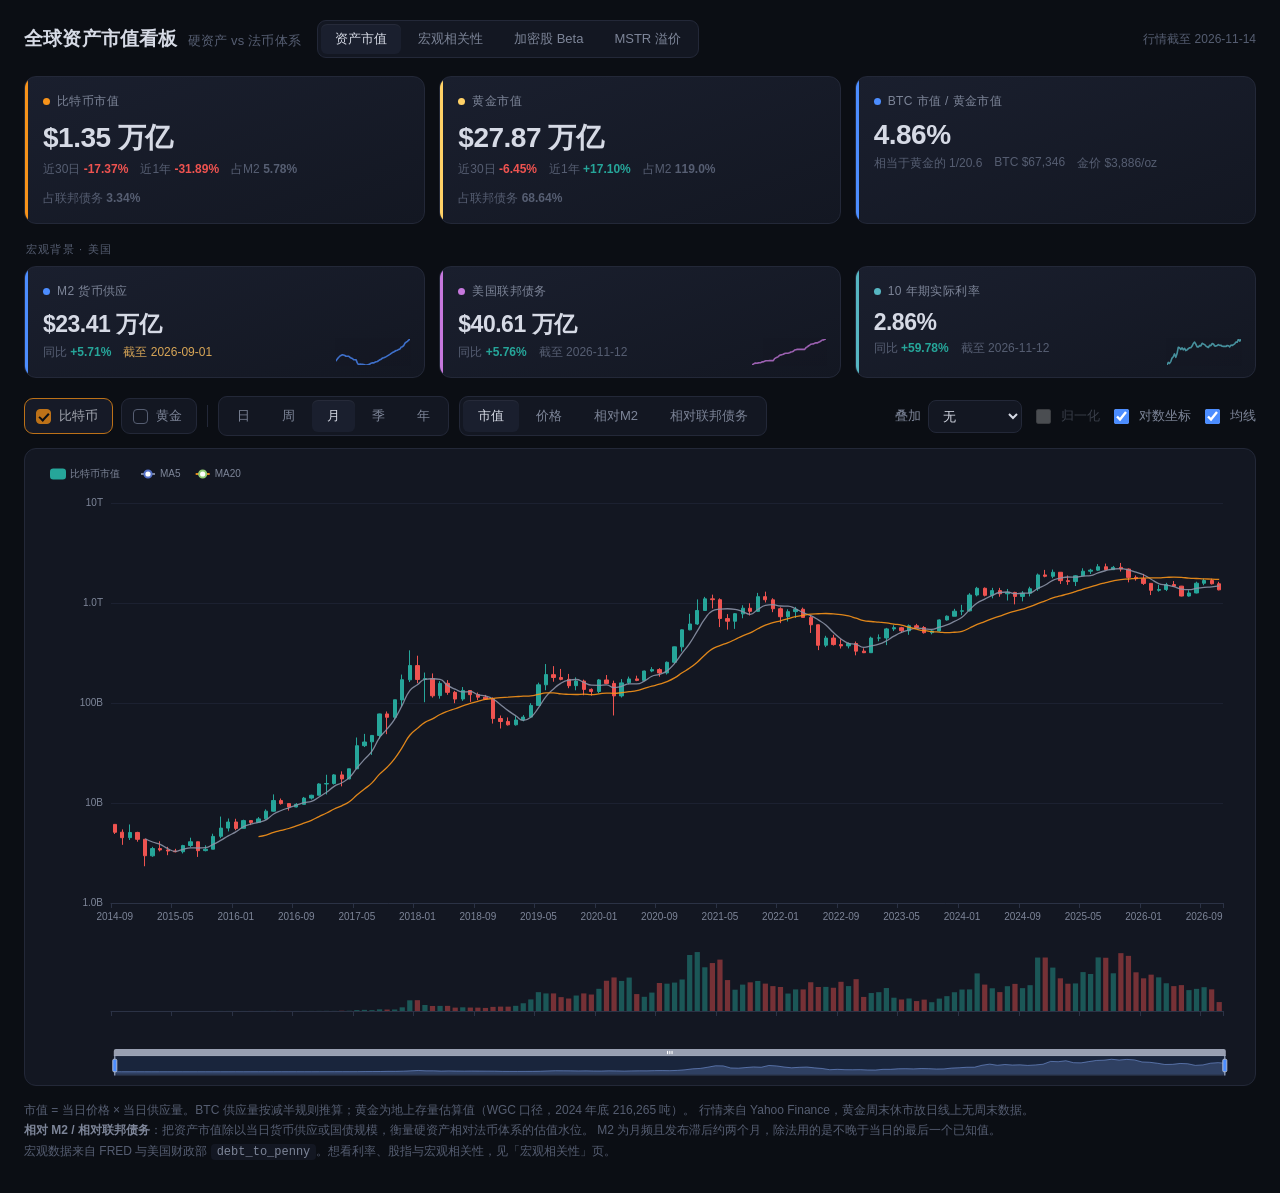
<file: web/index.html>
<!doctype html>
<html lang="zh-CN">
<head>
<meta charset="utf-8">
<meta name="viewport" content="width=device-width, initial-scale=1">
<title>全球资产市值看板 · BTC vs 黄金</title>
<link rel="stylesheet" href="app.css">
<script src="vendor/echarts.min.js"></script>
<script src="common.js"></script>
</head>
<body>
<div class="wrap">
  <header>
    <h1>全球资产市值看板<span class="sub">硬资产 vs 法币体系</span></h1>
    <nav class="nav">
      <a href="index.html">资产市值</a>
      <a href="macro.html">宏观相关性</a>
      <a href="beta.html">加密股 Beta</a>
      <a href="mstr.html">MSTR 溢价</a>
    </nav>
    <div class="stamp" id="stamp">加载中…</div>
  </header>

  <div class="cards" id="cards"></div>

  <div class="section-label" id="macroLabel" style="display:none">宏观背景 · 美国</div>
  <div class="cards" id="macroCards"></div>

  <div class="toolbar">
    <div class="chips" id="assetChips"></div>
    <div class="divider"></div>
    <div class="seg" id="periodSeg">
      <button data-period="day">日</button>
      <button data-period="week">周</button>
      <button data-period="month" class="on">月</button>
      <button data-period="quarter">季</button>
      <button data-period="year">年</button>
    </div>
    <div class="seg" id="valueSeg"></div>
    <div class="spacer"></div>
    <span class="picker" title="在主图右轴叠加一条宏观曲线，用于对照资产走势">
      叠加 <select id="overlaySel"><option value="">无</option></select>
    </span>
    <label class="toggle" id="normWrap" title="多选时可用：把各资产在共同起点归一到 100，比较相对涨幅">
      <input type="checkbox" id="normalize"> 归一化
    </label>
    <label class="toggle"><input type="checkbox" id="logAxis" checked> 对数坐标</label>
    <label class="toggle" id="maWrap"><input type="checkbox" id="showMA" checked> 均线</label>
  </div>

  <div class="chart-panel">
    <div id="chart" class="chart"></div>
  </div>

  <div class="foot">
    市值 = 当日价格 × 当日供应量。BTC 供应量按减半规则推算；黄金为地上存量估算值（WGC 口径，2024 年底 216,265 吨）。
    行情来自 Yahoo Finance，黄金周末休市故日线上无周末数据。
    <br><b>相对 M2 / 相对联邦债务</b>：把资产市值除以当日货币供应或国债规模，衡量硬资产相对法币体系的估值水位。
    M2 为月频且发布滞后约两个月，除法用的是不晚于当日的最后一个已知值。
    <br>宏观数据来自 FRED 与美国财政部 <code>debt_to_penny</code>。想看利率、股指与宏观相关性，见「宏观相关性」页。
  </div>
</div>

<script>
const state = {
  assets: ['BTC'], period: 'month', value: 'cap',
  log: true, ma: true, norm: false, overlay: '',
};
let META = null, MODES = {};

const chartEl = document.getElementById('chart');
const chart = echarts.init(chartEl, null, { renderer: 'canvas' });
// 容器在首帧可能还没拿到宽度，ECharts 会初始化出 0 宽的 canvas
new ResizeObserver(() => chart.resize()).observe(chartEl);

const colorOf = (a) => META?.assets[a]?.color || ACCENT;
const nameOf = (a) => META?.assets[a]?.name_cn || a;
const macroOf = (k) => META?.macro?.[k] || {};
const modeOf = () => MODES[state.value] || { kind: 'usd', label: '' };
const isRatioMode = () => modeOf().kind === 'ratio';

// 主图数值格式：市值/价格用美元，比值口径用百分比
const fmtMain = (v) => isRatioMode() ? fmtRatio(v) : fmtUSD(v);
const fmtMainAxis = (v) => isRatioMode() ? fmtRatioAxis(v)
  : (state.value === 'price' ? '$' + fmtAxis(v) : fmtAxis(v));

function ma(bars, n) {
  return bars.map((_, i) => {
    if (i < n - 1) return '-';
    let s = 0;
    for (let k = 0; k < n; k++) s += bars[i - k].c;
    return +(s / n).toFixed(8);
  });
}

/** 宏观序列按「最近已知值」对齐到图表的时间轴（前向填充）。
 *  宏观频率低于行情（M2 月频、债务仅工作日），直接按 key 精确匹配会得到一条全是断点的线。 */
function asofAlign(points, keys) {
  const out = [];
  let i = 0, last = null;
  for (const k of keys) {
    while (i < points.length && points[i].t <= k) { last = points[i].v; i++; }
    out.push(last);
  }
  return out;
}

/* ---------------- 顶部卡片 ---------------- */

function sparkSvg(values, color) {
  if (!values || values.length < 2) return '';
  const w = 74, h = 26, min = Math.min(...values), max = Math.max(...values);
  const span = (max - min) || 1;
  const pts = values.map((v, i) =>
    `${(i / (values.length - 1) * w).toFixed(1)},${(h - (v - min) / span * h).toFixed(1)}`).join(' ');
  return `<svg class="spark" width="${w}" height="${h}" viewBox="0 0 ${w} ${h}" aria-hidden="true">
    <polyline points="${pts}" fill="none" stroke="${color}" stroke-width="1.6"
      stroke-linecap="round" stroke-linejoin="round" opacity="0.9"/></svg>`;
}

async function renderCards() {
  const s = await get(dataUrl.summary());

  let html = '';
  for (const a of Object.keys(META.assets)) {
    const v = s[a];
    if (!v) continue;
    const c30 = v.change_30d ?? 0, c1y = v.change_1y ?? 0;
    // 该资产相对各宏观分母的占比，直接在卡片上列出
    const rel = Object.values(MODES)
      .filter(m => m.kind === 'ratio' && s.macro_ratios?.[`${a}_${m.key}`] != null)
      .map(m => `<span>占${macroOf(m.denominator).short_cn} <b class="num">${fmtRatio(s.macro_ratios[`${a}_${m.key}`])}</b></span>`)
      .join('');
    html += `<div class="card" style="--tone:${colorOf(a)}">
      <div class="label"><span class="dot"></span>${nameOf(a)}市值</div>
      <div class="value num">${fmtUSD(v.market_cap)}</div>
      <div class="meta num">
        <span>近30日 <b class="chg ${c30 >= 0 ? 'up' : 'down'}">${fmtPct(v.change_30d)}</b></span>
        <span>近1年 <b class="chg ${c1y >= 0 ? 'up' : 'down'}">${fmtPct(v.change_1y)}</b></span>
        ${rel}
      </div>
    </div>`;
  }
  if (s.ratio != null && s.BTC && s.GOLD) {
    html += `<div class="card" style="--tone:var(--accent)">
      <div class="label"><span class="dot"></span>BTC 市值 / 黄金市值</div>
      <div class="value num">${(s.ratio * 100).toFixed(2)}%</div>
      <div class="meta num"><span>相当于黄金的 1/${(1 / s.ratio).toFixed(1)}</span>
      <span>BTC $${Math.round(s.BTC.price).toLocaleString()}</span>
      <span>金价 $${Math.round(s.GOLD.price).toLocaleString()}/oz</span></div>
    </div>`;
  }
  document.getElementById('cards').innerHTML = html;

  // 宏观指标卡。只挑「货币 / 债务 / 实际利率」这三张，利率期限结构和股指在宏观页看。
  const CARD_KEYS = ['M2', 'DEBT', 'REAL10Y'];
  let mhtml = '';
  for (const key of CARD_KEYS) {
    const m = (s.macro || {})[key];
    if (!m) continue;
    const yoy = m.change_1y;
    // 宏观数据有发布滞后，标出观测日期，滞后超过 40 天的额外提示
    const lagDays = Math.round((Date.now() - Date.parse(m.date + 'T00:00:00Z')) / 86400000);
    const dateCls = lagDays > 40 ? 'stale' : '';
    mhtml += `<div class="card macro" style="--tone:${m.color}">
      <div class="label"><span class="dot"></span>${m.name_cn}</div>
      <div class="value num">${fmtMacro(m.value, m.unit)}</div>
      <div class="meta num">
        ${yoy != null ? `<span>同比 <b class="chg ${yoy >= 0 ? 'up' : 'down'}">${fmtPct(yoy)}</b></span>` : ''}
        <span class="${dateCls}" title="${m.note}">截至 ${m.date}</span>
      </div>
      ${sparkSvg(m.spark, m.color)}
    </div>`;
  }
  document.getElementById('macroCards').innerHTML = mhtml;
  document.getElementById('macroLabel').style.display = mhtml ? '' : 'none';

  const assetDate = Object.keys(META.assets).map(a => s[a]?.date).filter(Boolean).sort().pop();
  document.getElementById('stamp').textContent = '行情截至 ' + (assetDate ?? '—');
}

/* ---------------- 工具栏 ---------------- */

function renderChips() {
  const box = document.getElementById('assetChips');
  box.innerHTML = Object.keys(META.assets).map(a => {
    const on = state.assets.includes(a);
    // 只剩最后一个选中项时禁止取消，否则图表无内容可画
    const locked = on && state.assets.length === 1;
    return `<label class="chip ${on ? 'on' : ''} ${locked ? 'locked' : ''}" style="--tone:${colorOf(a)}">
      <input type="checkbox" data-asset="${a}" ${on ? 'checked' : ''} ${locked ? 'disabled' : ''}>
      <span class="box"></span>${nameOf(a)}
    </label>`;
  }).join('');
}

function renderValueSeg() {
  document.getElementById('valueSeg').innerHTML = (META.value_modes || []).map(m =>
    `<button data-value="${m.key}" class="${m.key === state.value ? 'on' : ''}">${m.label}</button>`
  ).join('');
}

function renderOverlaySel() {
  const sel = document.getElementById('overlaySel');
  // 只放这三个，利率期限结构那一堆放在宏观页，避免下拉过长
  const KEYS = ['M2', 'DEBT', 'REAL10Y', 'DGS10', 'IXIC'];
  sel.innerHTML = '<option value="">无</option>' + KEYS
    .filter(k => META.macro?.[k])
    .map(k => `<option value="${k}">${META.macro[k].short_cn}</option>`).join('');
  sel.value = state.overlay;
}

document.getElementById('assetChips').addEventListener('change', (e) => {
  const a = e.target.dataset.asset;
  if (!a) return;
  state.assets = e.target.checked
    ? Object.keys(META.assets).filter(k => k === a || state.assets.includes(k))  // 保持配置顺序
    : state.assets.filter(x => x !== a);
  renderChips();
  syncToggles();
  render();
});

function syncToggles() {
  const multi = state.assets.length > 1;
  document.getElementById('normWrap').classList.toggle('off', !multi);
  document.getElementById('normalize').disabled = !multi;
  document.getElementById('maWrap').classList.toggle('off', multi);
  document.getElementById('showMA').disabled = multi;
  if (!multi && state.norm) { state.norm = false; document.getElementById('normalize').checked = false; }
}

/* ---------------- 宏观叠加线 ---------------- */

/** 把宏观叠加线接到已有的 option 上：主图右侧新加一个 Y 轴，不干扰原有轴的索引。 */
function attachOverlay(option, macroData, keys) {
  if (!macroData || !macroData.points.length) return;
  const m = macroOf(macroData.series);
  const yIdx = option.yAxis.length;
  option.grid[0].right = 74;
  if (option.grid[1]) option.grid[1].right = 74;
  option.yAxis.push({
    gridIndex: 0, position: 'right', scale: true,
    name: m.short_cn, nameTextStyle: { color: m.color, fontSize: 11, align: 'right' },
    axisLabel: { color: m.color, fontSize: 11, formatter: (v) => fmtMacroAxis(v, m.unit) },
    splitLine: { show: false }, axisLine: { show: false },
  });
  option.series.push({
    name: m.name_cn, type: 'line', yAxisIndex: yIdx, xAxisIndex: 0,
    data: asofAlign(macroData.points, keys),
    smooth: true, showSymbol: false, connectNulls: true, z: 1,
    lineStyle: { width: 1.6, color: m.color, type: 'dashed', opacity: .95 },
  });
}

/* ---------------- 单资产：K 线 ---------------- */

function optionCandle(data, asset, macroData) {
  const bars = data.bars;
  const tone = colorOf(asset);
  const unit = isRatioMode() ? modeOf().label : (state.value === 'cap' ? '市值' : '价格');
  const keys = bars.map(b => b.t);
  const x = bars.map(b => labelOf(b.t, state.period));
  const ohlc = bars.map(b => [b.o, b.c, b.l, b.h]);
  const vol = bars.map((b, i) => [i, b.v, b.c >= b.o ? 1 : -1]);
  const startPct = bars.length > 400 ? 75 : 0;

  const series = [{
    name: `${nameOf(asset)}${unit}`, type: 'candlestick', data: ohlc,
    itemStyle: { color: UP, color0: DOWN, borderColor: UP, borderColor0: DOWN, borderWidth: 1 },
    barMaxWidth: 22,
  }];
  if (state.ma) {
    for (const [n, color] of [[5, '#8b93a7'], [20, tone]]) {
      series.push({
        name: `MA${n}`, type: 'line', data: ma(bars, n), smooth: true,
        showSymbol: false, lineStyle: { width: 1.3, color, opacity: .9 }, z: 3,
      });
    }
  }
  series.push({
    name: '成交量', type: 'bar', xAxisIndex: 1, yAxisIndex: 1, data: vol,
    itemStyle: { color: (p) => p.data[2] > 0 ? 'rgba(38,166,154,.45)' : 'rgba(239,83,80,.45)' },
  });

  const option = {
    ...baseOption(),
    legend: {
      top: 6, left: 12, textStyle: { color: LABEL, fontSize: 12 },
      itemWidth: 14, itemHeight: 9, inactiveColor: '#3a4055',
      data: series.filter(s => s.type !== 'bar').map(s => s.name),
    },
    grid: [
      { left: 78, right: 24, top: 46, height: 400 },
      { left: 78, right: 24, top: 476, height: 78 },
    ],
    tooltip: {
      ...tooltipBase,
      formatter: (ps) => {
        const b = bars[ps[0].dataIndex];
        if (!b) return '';
        const chg = (b.c / b.o - 1);
        const f = isRatioMode() ? fmtMain
          : (state.value === 'cap' ? fmtUSD
            : (v) => '$' + v.toLocaleString(undefined, { maximumFractionDigits: 2 }));
        let s = `<div style="font-weight:600;margin-bottom:6px">${labelOf(b.t, state.period)}
          <span style="color:${FAINT};font-weight:400;margin-left:6px">${b.start} → ${b.end}</span></div>
          <table style="font-variant-numeric:tabular-nums;border-spacing:0">
          <tr><td style="color:${LABEL};padding-right:14px">开</td><td>${f(b.o)}</td></tr>
          <tr><td style="color:${LABEL}">高</td><td>${f(b.h)}</td></tr>
          <tr><td style="color:${LABEL}">低</td><td>${f(b.l)}</td></tr>
          <tr><td style="color:${LABEL}">收</td><td>${f(b.c)}</td></tr>
          <tr><td style="color:${LABEL}">涨跌</td><td style="color:${chg >= 0 ? UP : DOWN};font-weight:600">${fmtPct(chg)}</td></tr>
          <tr><td style="color:${LABEL}">供应量</td><td>${b.supply.toLocaleString(undefined, { maximumFractionDigits: 0 })}</td></tr>`;
        const ov = ps.find(p => p.seriesName === macroOf(state.overlay).name_cn);
        if (ov && ov.value != null) {
          const m = macroOf(state.overlay);
          s += `<tr><td style="color:${m.color}">${m.short_cn}</td><td>${fmtMacro(ov.value, m.unit)}</td></tr>`;
        }
        return s + '</table>';
      },
    },
    xAxis: [
      { type: 'category', data: x, boundaryGap: true, axisLine: { lineStyle: { color: AXIS } },
        axisLabel: { color: LABEL, fontSize: 11, hideOverlap: true }, splitLine: { show: false },
        min: 'dataMin', max: 'dataMax' },
      { type: 'category', gridIndex: 1, data: x, boundaryGap: true, axisLine: { lineStyle: { color: AXIS } },
        axisLabel: { show: false }, splitLine: { show: false }, min: 'dataMin', max: 'dataMax' },
    ],
    yAxis: [
      { scale: true, type: state.log ? 'log' : 'value', position: 'left',
        axisLabel: { color: LABEL, fontSize: 11, formatter: fmtMainAxis },
        splitLine: { lineStyle: { color: GRID_LINE } }, axisLine: { show: false } },
      { gridIndex: 1, scale: true, axisLabel: { show: false }, splitLine: { show: false },
        axisLine: { show: false }, splitNumber: 2 },
    ],
    dataZoom: zoomCfg(startPct, [0, 1]),
    series,
  };
  attachOverlay(option, macroData, keys);
  return option;
}

/* ---------------- 多资产：叠加对比 ---------------- */

function optionMulti(series_data, ratio, macroData) {
  const assets = state.assets;
  const modeLabel = isRatioMode() ? modeOf().label : (state.value === 'cap' ? '市值' : '价格');
  // 各资产上市时间不同，取时间轴并集，缺失点留 null
  const keys = [...new Set(assets.flatMap(a => series_data[a].bars.map(b => b.t)))].sort();
  const maps = {};
  assets.forEach(a => { maps[a] = Object.fromEntries(series_data[a].bars.map(b => [b.t, b.c])); });

  // 归一化：以「所有选中资产都有数据」的第一个时间点为基准，各自 = 100
  let base = null;
  if (state.norm) {
    const idx = keys.findIndex(t => assets.every(a => maps[a][t] != null));
    if (idx >= 0) {
      base = { key: keys[idx], vals: Object.fromEntries(assets.map(a => [a, maps[a][keys[idx]]])) };
    }
  }
  const valAt = (a, t) => {
    const v = maps[a][t];
    if (v == null) return null;
    return base ? v / base.vals[a] * 100 : v;
  };

  const hasRatio = assets.length === 2 && ratio && ratio.points.length > 0;
  const rm = hasRatio ? Object.fromEntries(ratio.points.map(p => [p.t, p.ratio * 100])) : {};
  const mainHeight = hasRatio ? 400 : 490;

  const grid = [{ left: 82, right: hasRatio ? 66 : 24, top: 46, height: mainHeight }];
  const xAxis = [{ type: 'category', data: keys.map(t => labelOf(t, state.period)),
    axisLine: { lineStyle: { color: AXIS } },
    axisLabel: { color: LABEL, fontSize: 11, hideOverlap: true }, splitLine: { show: false } }];
  const yAxis = [{
    scale: true, type: state.log ? 'log' : 'value',
    name: base ? `相对 ${labelOf(base.key, state.period)} = 100`
      : (isRatioMode() ? modeOf().label : (state.value === 'cap' ? '市值 (USD)' : '价格 (USD)')),
    nameTextStyle: { color: FAINT, fontSize: 11, align: 'left' },
    axisLabel: { color: LABEL, fontSize: 11, formatter: base ? fmtAxis : fmtMainAxis },
    splitLine: { lineStyle: { color: GRID_LINE } }, axisLine: { show: false },
  }];

  if (hasRatio) {
    grid.push({ left: 82, right: 66, top: 486, height: 68 });
    xAxis.push({ type: 'category', gridIndex: 1, data: keys.map(t => labelOf(t, state.period)),
      axisLine: { lineStyle: { color: AXIS } },
      axisLabel: { show: false }, splitLine: { show: false } });
    yAxis.push({ gridIndex: 1, scale: true, name: `${assets[0]}/${assets[1]} %`,
      nameTextStyle: { color: FAINT, fontSize: 11, align: 'left' },
      axisLabel: { color: LABEL, fontSize: 11, formatter: (v) => v.toFixed(1) + '%' },
      splitLine: { lineStyle: { color: GRID_LINE } }, axisLine: { show: false }, splitNumber: 3 });
  }

  // 对数轴下面积会一路填到轴底，视觉上没有含义，只在线性轴保留
  const series = assets.map(a => ({
    name: nameOf(a) + modeLabel,
    type: 'line', data: keys.map(t => valAt(a, t)),
    smooth: true, showSymbol: false, connectNulls: true,
    lineStyle: { width: 2.2, color: colorOf(a) },
    areaStyle: state.log ? null : { color: new echarts.graphic.LinearGradient(0, 0, 0, 1, [
      { offset: 0, color: colorOf(a) + '33' }, { offset: 1, color: colorOf(a) + '00' }]) },
  }));
  if (hasRatio) {
    series.push({
      name: `${nameOf(assets[0])}/${nameOf(assets[1])} 占比`, type: 'line',
      xAxisIndex: 1, yAxisIndex: 1, data: keys.map(t => rm[t] ?? null),
      smooth: true, showSymbol: false, connectNulls: true,
      lineStyle: { width: 1.6, color: ACCENT },
      areaStyle: { color: 'rgba(76,141,255,.16)' },
    });
  }

  const option = {
    ...baseOption(),
    grid,
    tooltip: {
      ...tooltipBase,
      formatter: (ps) => {
        const t = keys[ps[0].dataIndex];
        let s = `<div style="font-weight:600;margin-bottom:6px">${labelOf(t, state.period)}</div>
          <table style="font-variant-numeric:tabular-nums;border-spacing:0">`;
        for (const a of assets) {
          const raw = maps[a][t];
          if (raw == null) continue;
          const shown = base ? (raw / base.vals[a] * 100).toFixed(1) : fmtMain(raw);
          const extra = base ? `<span style="color:${FAINT}"> (${fmtMain(raw)})</span>` : '';
          s += `<tr><td style="color:${colorOf(a)};padding-right:14px">${nameOf(a)}</td>
                <td>${shown}${extra}</td></tr>`;
        }
        if (rm[t] != null) {
          s += `<tr><td style="color:${ACCENT}">${assets[0]}/${assets[1]}</td><td>${rm[t].toFixed(2)}%</td></tr>`;
        }
        const ov = ps.find(p => p.seriesName === macroOf(state.overlay).name_cn);
        if (ov && ov.value != null) {
          const m = macroOf(state.overlay);
          s += `<tr><td style="color:${m.color}">${m.short_cn}</td><td>${fmtMacro(ov.value, m.unit)}</td></tr>`;
        }
        return s + '</table>';
      },
    },
    xAxis, yAxis,
    dataZoom: zoomCfg(keys.length > 400 ? 75 : 0, hasRatio ? [0, 1] : [0]),
    series,
  };
  attachOverlay(option, macroData, keys);
  return option;
}

/* ---------------- 渲染调度 ---------------- */

let renderSeq = 0;

async function render() {
  const seq = ++renderSeq;
  showLoading(chart);
  try {
    const p = state.period, v = state.value, assets = [...state.assets];
    const macroReq = state.overlay ? get(dataUrl.macro(state.overlay, p)) : Promise.resolve(null);
    if (assets.length === 1) {
      const [data, macroData] = await Promise.all([get(dataUrl.klines(assets[0], p, v)), macroReq]);
      if (seq !== renderSeq) return;  // 已被更晚的切换取代
      chart.setOption(optionCandle(data, assets[0], macroData), true);
    } else {
      const [bars, ratio, macroData] = await Promise.all([
        Promise.all(assets.map(a => get(dataUrl.klines(a, p, v)))),
        assets.length === 2
          ? get(dataUrl.ratio(assets[0], assets[1], p))
          : Promise.resolve(null),
        macroReq,
      ]);
      if (seq !== renderSeq) return;
      chart.setOption(
        optionMulti(Object.fromEntries(assets.map((a, i) => [a, bars[i]])), ratio, macroData), true);
    }
  } catch (e) {
    console.error(e);
  } finally {
    if (seq === renderSeq) chart.hideLoading();
  }
}

function bindSeg(id, key) {
  document.getElementById(id).addEventListener('click', (e) => {
    const btn = e.target.closest('button');
    if (!btn) return;
    [...btn.parentElement.children].forEach(b => b.classList.toggle('on', b === btn));
    state[key] = btn.dataset[key];
    render();
  });
}
bindSeg('periodSeg', 'period');
bindSeg('valueSeg', 'value');
document.getElementById('logAxis').addEventListener('change', (e) => { state.log = e.target.checked; render(); });
document.getElementById('showMA').addEventListener('change', (e) => { state.ma = e.target.checked; render(); });
document.getElementById('normalize').addEventListener('change', (e) => { state.norm = e.target.checked; render(); });
document.getElementById('overlaySel').addEventListener('change', (e) => { state.overlay = e.target.value; render(); });

(async function boot() {
  markNav();
  META = await get(dataUrl.meta());
  MODES = Object.fromEntries((META.value_modes || []).map(m => [m.key, m]));
  state.assets = Object.keys(META.assets).slice(0, 1);
  renderChips();
  renderValueSeg();
  renderOverlaySel();
  syncToggles();
  await renderCards();
  render();
})();
</script>
</body>
</html>
</file>
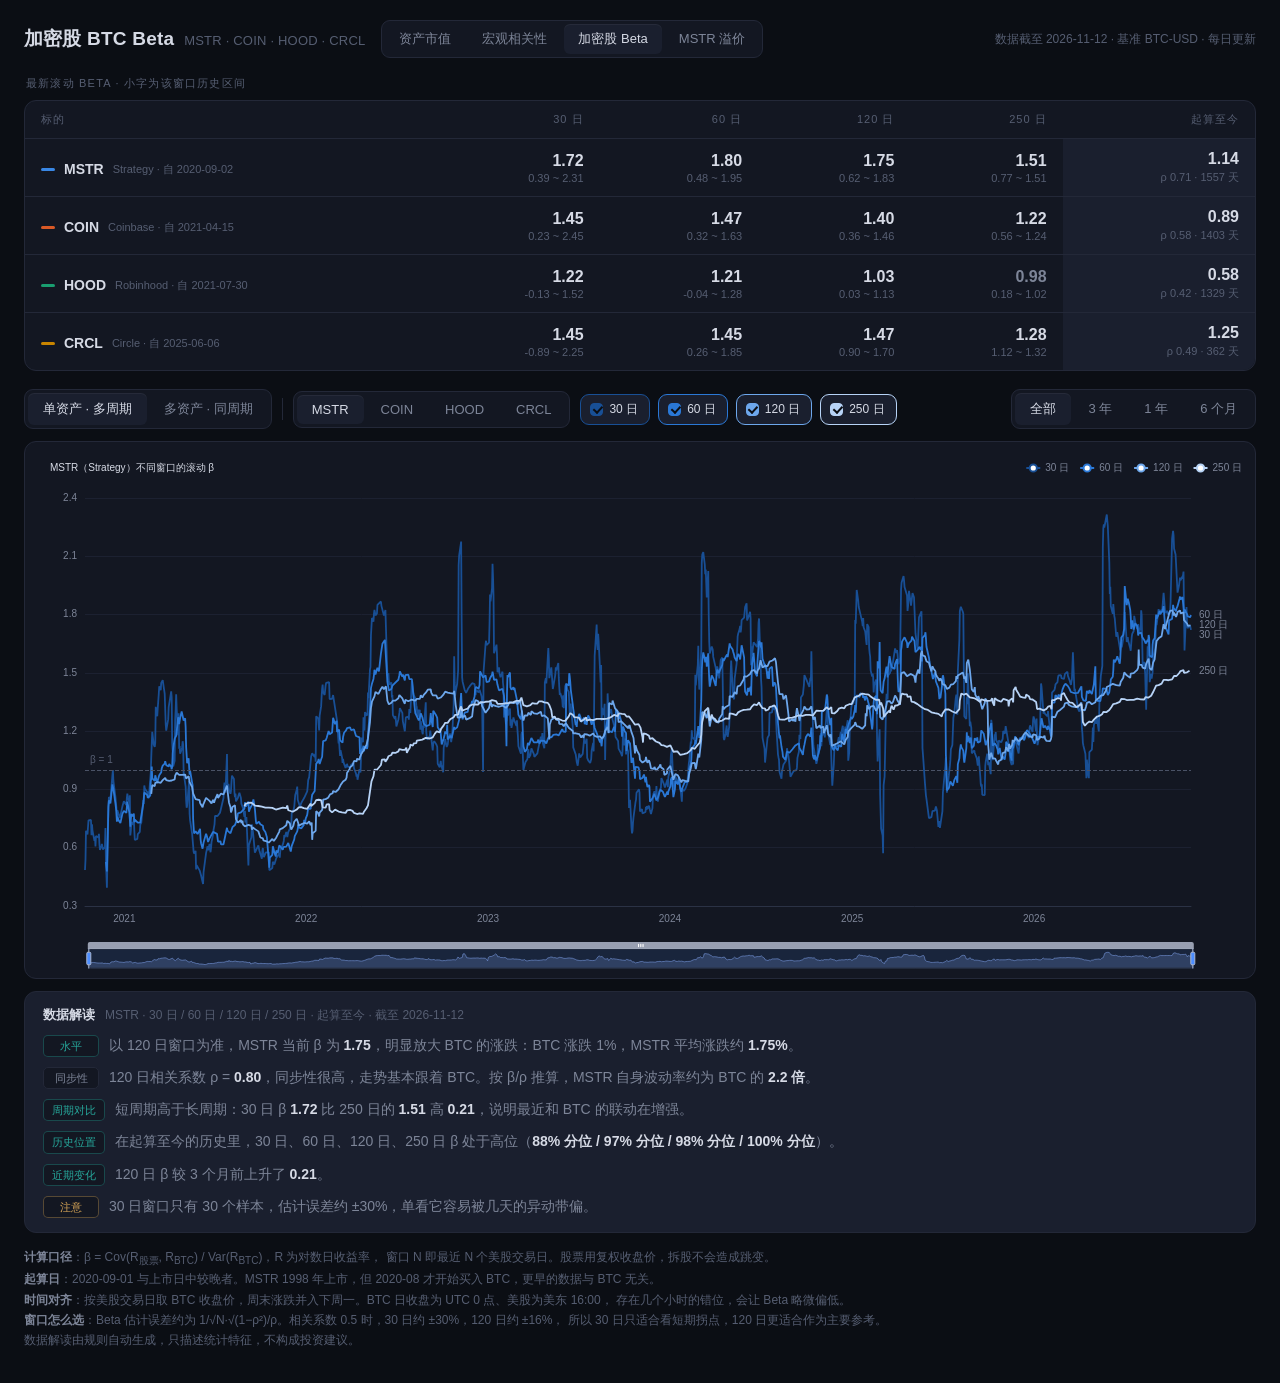
<file: web/beta.html>
<!doctype html>
<html lang="zh-CN">
<head>
<meta charset="utf-8">
<meta name="viewport" content="width=device-width, initial-scale=1">
<title>加密股 BTC Beta · MSTR / COIN / HOOD / CRCL</title>
<link rel="stylesheet" href="app.css">
<script src="vendor/echarts.min.js"></script>
<script src="common.js"></script>
<style>
  /* 本页专用：最新值表格、数据解读 */
  .beta-table-wrap { overflow-x: auto; margin-bottom: 18px; }
  .beta-table {
    width: 100%; min-width: 640px; border-collapse: separate; border-spacing: 0;
    background: var(--panel); border: 1px solid var(--border); border-radius: 12px;
  }
  .beta-table th, .beta-table td { padding: 11px 16px; text-align: right; white-space: nowrap; }
  .beta-table th {
    color: var(--text-faint); font-size: 11px; font-weight: 500; letter-spacing: 1px;
    border-bottom: 1px solid var(--border);
  }
  .beta-table th:first-child, .beta-table td:first-child { text-align: left; }
  .beta-table tbody tr + tr td { border-top: 1px solid var(--border); }
  .beta-table .v { font-size: 16px; font-weight: 600; }
  .beta-table .r { display: block; color: var(--text-faint); font-size: 11px; margin-top: 2px; }
  .beta-table .full { background: var(--panel-2); }
  .beta-table tbody tr:last-child .full { border-bottom-right-radius: 12px; }
  .sym { display: inline-flex; align-items: center; gap: 9px; font-weight: 600; }
  .sym i { width: 14px; height: 3px; border-radius: 2px; flex: none; }
  .sym small { color: var(--text-faint); font-weight: 400; font-size: 11px; }
  .gt1 { color: var(--text); }
  .lt1 { color: var(--text-dim); }

  .toolbar .label { color: var(--text-faint); font-size: 12px; }
  .chart.beta { height: 520px; }

  .insight {
    background: var(--panel-2); border: 1px solid var(--border); border-radius: 12px;
    padding: 14px 18px; margin-top: 12px;
  }
  .insight h2 {
    font-size: 13px; font-weight: 600; margin: 0 0 10px; color: var(--text);
    display: flex; align-items: baseline; gap: 10px; flex-wrap: wrap;
  }
  .insight h2 span { color: var(--text-faint); font-weight: 400; font-size: 12px; }
  .insight ul { margin: 0; padding: 0; list-style: none; display: flex; flex-direction: column; gap: 9px; }
  .insight li { display: flex; gap: 10px; align-items: baseline; line-height: 1.65; color: var(--text-dim); }
  .insight li b { color: var(--text); font-weight: 600; font-variant-numeric: tabular-nums; }
  .tag {
    flex: none; font-size: 11px; padding: 1px 8px; border-radius: 5px;
    border: 1px solid var(--border); color: var(--text-dim); background: var(--panel);
    min-width: 56px; text-align: center;
  }
  .tag.up { color: var(--up); border-color: rgba(38,166,154,.35); }
  .tag.down { color: var(--down); border-color: rgba(239,83,80,.35); }
  .tag.note { color: #d8a657; border-color: rgba(216,166,87,.35); }
  .empty-note { color: var(--text-faint); }


  @media (max-width: 640px) {
    .wrap { padding: 16px 16px 28px; }
    .chart.beta { height: 400px; }
    .insight li { flex-direction: column; gap: 4px; }
  }
</style>
</head>
<body>
<div class="wrap">
  <header>
    <h1>加密股 BTC Beta<span class="sub">MSTR · COIN · HOOD · CRCL</span></h1>
    <nav class="nav">
      <a href="index.html">资产市值</a>
      <a href="macro.html">宏观相关性</a>
      <a href="beta.html">加密股 Beta</a>
      <a href="mstr.html">MSTR 溢价</a>
    </nav>
    <div class="stamp" id="stamp">加载中…</div>
  </header>

  <div class="section-label">最新滚动 Beta · 小字为该窗口历史区间</div>
  <div class="beta-table-wrap">
    <table class="beta-table num">
      <thead id="thead"></thead>
      <tbody id="tbody"></tbody>
    </table>
  </div>

  <div class="toolbar">
    <div class="seg" id="modeSeg">
      <button data-mode="asset">单资产 · 多周期</button>
      <button data-mode="window">多资产 · 同周期</button>
    </div>
    <div class="divider"></div>
    <div class="seg" id="pickSeg"></div>
    <div class="chips" id="chips"></div>
    <div class="spacer"></div>
    <div class="seg" id="rangeSeg">
      <button data-range="all">全部</button>
      <button data-range="36">3 年</button>
      <button data-range="12">1 年</button>
      <button data-range="6">6 个月</button>
    </div>
  </div>

  <div class="chart-panel"><div id="chart" class="chart beta"></div></div>

  <section class="insight" aria-live="polite">
    <h2>数据解读<span id="insightScope"></span></h2>
    <ul id="insight"></ul>
  </section>

  <div class="foot">
    <b>计算口径</b>：β = Cov(R<sub>股票</sub>, R<sub>BTC</sub>) / Var(R<sub>BTC</sub>)，R 为对数日收益率，
    窗口 N 即最近 N 个美股交易日。股票用复权收盘价，拆股不会造成跳变。
    <br><b>起算日</b>：2020-09-01 与上市日中较晚者。MSTR 1998 年上市，但 2020-08 才开始买入 BTC，更早的数据与 BTC 无关。
    <br><b>时间对齐</b>：按美股交易日取 BTC 收盘价，周末涨跌并入下周一。BTC 日收盘为 UTC 0 点、美股为美东 16:00，
    存在几个小时的错位，会让 Beta 略微偏低。
    <br><b>窗口怎么选</b>：Beta 估计误差约为 1/√N·√(1−ρ²)/ρ。相关系数 0.5 时，30 日约 ±30%，120 日约 ±16%，
    所以 30 日只适合看短期拐点，120 日更适合作为主要参考。
    <br>数据解读由规则自动生成，只描述统计特征，不构成投资建议。
  </div>
</div>

<script>
let D = null;
const state = { mode: 'asset', asset: 'MSTR', windows: null, window: 60, assets: null, range: 'all' };
const charts = {};

// 窗口是有序的：同一个蓝色由暗到亮，越长越醒目
const WIN_COLOR = { 30: '#184f95', 60: '#2a78d6', 120: '#6da7ec', 250: '#b7d3f6' };
const winColor = (w) => WIN_COLOR[w] || ACCENT;
const f2 = (v) => v == null ? '—' : v.toFixed(2);
const sgn = (v) => (v >= 0 ? '+' : '') + v.toFixed(2);

/* ---------------- 取数与统计 ---------------- */

function rangeStart() {
  if (state.range === 'all') return null;
  const d = new Date(D.as_of);
  d.setMonth(d.getMonth() - Number(state.range));
  return d.toISOString().slice(0, 10);
}

/** 某只股票某个窗口在当前时间范围内的统计：最新值、分位、区间、3 个月变化、相关系数。 */
function stats(sym, w) {
  const s = D.stocks[sym];
  const betas = s.beta[w], corrs = s.corr[w];
  const from = rangeStart();
  const vals = [];
  let last = -1;
  for (let i = 0; i < s.dates.length; i++) {
    if (betas[i] == null) continue;
    last = i;
    if (!from || s.dates[i] >= from) vals.push(betas[i]);
  }
  if (last < 0 || !vals.length) return null;
  const latest = betas[last];
  const below = vals.filter(v => v < latest).length;
  const back = last - 63;  // 约 3 个月的交易日
  return {
    latest, corr: corrs[last], date: s.dates[last],
    pct: vals.length > 1 ? below / (vals.length - 1) : null,
    min: Math.min(...vals), max: Math.max(...vals), n: vals.length,
    chg3m: back >= 0 && betas[back] != null ? latest - betas[back] : null,
  };
}

function pairs(sym, w) {
  const s = D.stocks[sym];
  const out = [];
  for (let i = 0; i < s.dates.length; i++) {
    if (s.beta[w][i] != null) out.push([s.dates[i], s.beta[w][i]]);
  }
  return out;
}

/* ---------------- 数据解读 ----------------
 * 纯规则，不调用模型：同样的勾选状态永远得到同样的结论，每天数据更新后自动跟着变。
 * 阈值：β 与 1 相差 0.2 以内视为「和 BTC 同幅」；分位 ≥85% / ≤15% 视为历史高位 / 低位；
 * 周期之间相差 0.15 以上才算有差异（小于 120 日窗口的估计误差就不值得说）。
 */

const pctText = (p) => `${Math.round(p * 100)}% 分位`;

function levelWord(b) {
  if (b >= 1.2) return '明显放大 BTC 的涨跌';
  if (b > 0.8) return '和 BTC 涨跌幅度接近';
  if (b > 0.3) return '涨跌幅度小于 BTC';
  return '和 BTC 基本没有联动';
}

function corrWord(r) {
  if (r >= 0.7) return '同步性很高，走势基本跟着 BTC';
  if (r >= 0.5) return '同步性中等偏高';
  if (r >= 0.3) return '同步性一般，走势很大部分来自自身因素';
  return '同步性很弱';
}

function rangeLabel() {
  return { all: '起算至今', 36: '近 3 年', 12: '近 1 年', 6: '近 6 个月' }[state.range];
}

/** 句子由片段拼成：字符串原样输出，{b} 加粗。全部走 textContent。 */
function item(tag, tone, parts) { return { tag, tone, parts }; }

function insightsAsset() {
  const sym = state.asset, s = D.stocks[sym];
  const ws = D.windows.filter(w => state.windows.includes(w));
  const st = Object.fromEntries(ws.map(w => [w, stats(sym, w)]).filter(([, v]) => v));
  const have = ws.filter(w => st[w]);
  const out = [];
  if (!have.length) return [item('提示', 'note', [`${sym} 在所选窗口下还没有足够的数据。`])];

  const main = [120, 60, 250, 30].find(w => st[w]) ;
  const m = st[main];
  const implied = m.corr ? m.latest / m.corr : null;  // β = ρ·σs/σb，所以 σs/σb = β/ρ
  out.push(item('水平', m.latest >= 1 ? 'up' : '', [
    `以 ${main} 日窗口为准，${sym} 当前 β 为 `, { b: f2(m.latest) }, `，${levelWord(m.latest)}：`,
    `BTC 涨跌 1%，${sym} 平均涨跌约 `, { b: `${f2(m.latest)}%` }, '。',
  ]));
  if (m.corr != null) {
    out.push(item('同步性', '', [
      `${main} 日相关系数 ρ = `, { b: f2(m.corr) }, `，${corrWord(m.corr)}。`,
      ...(implied ? [`按 β/ρ 推算，${sym} 自身波动率约为 BTC 的 `, { b: `${implied.toFixed(1)} 倍` }, '。'] : []),
      ...(m.corr < 0.5 && m.latest >= 1
        ? ['β 偏高主要是因为股票自己波动大，而不是和 BTC 高度绑定，用 BTC 对冲的效果会打折扣。'] : []),
    ]));
  }

  if (have.length >= 2) {
    const sw = have[0], lw = have.at(-1);
    const d = st[sw].latest - st[lw].latest;
    if (d > 0.15) {
      out.push(item('周期对比', 'up', [
        `短周期高于长周期：${sw} 日 β `, { b: f2(st[sw].latest) }, ` 比 ${lw} 日的 `, { b: f2(st[lw].latest) },
        ' 高 ', { b: d.toFixed(2) }, '，说明最近和 BTC 的联动在增强。',
      ]));
    } else if (d < -0.15) {
      out.push(item('周期对比', 'down', [
        `短周期低于长周期：${sw} 日 β `, { b: f2(st[sw].latest) }, ` 比 ${lw} 日的 `, { b: f2(st[lw].latest) },
        ' 低 ', { b: (-d).toFixed(2) }, '，说明最近和 BTC 的联动在减弱，走势更多由自身消息驱动。',
      ]));
    } else {
      out.push(item('周期对比', '', [
        `${sw} 日到 ${lw} 日的 β 在 `, { b: `${f2(Math.min(...have.map(w => st[w].latest)))} ~ ${f2(Math.max(...have.map(w => st[w].latest)))}` },
        ' 之间，各时间尺度结论一致，关系比较稳定。',
      ]));
    }
  }

  const high = have.filter(w => st[w].pct != null && st[w].pct >= 0.85);
  const low = have.filter(w => st[w].pct != null && st[w].pct <= 0.15);
  if (high.length || low.length) {
    const parts = [`在${rangeLabel()}的历史里，`];
    if (high.length) {
      parts.push(high.map(w => `${w} 日`).join('、'), ' β 处于高位（',
        { b: high.map(w => pctText(st[w].pct)).join(' / ') }, '）');
    }
    if (high.length && low.length) parts.push('；');
    if (low.length) {
      parts.push(low.map(w => `${w} 日`).join('、'), ' β 处于低位（',
        { b: low.map(w => pctText(st[w].pct)).join(' / ') }, '）');
    }
    parts.push('。');
    out.push(item('历史位置', high.length ? 'up' : 'down', parts));
  } else {
    out.push(item('历史位置', '', [
      `${main} 日 β 在${rangeLabel()}处于 `, { b: pctText(m.pct ?? 0.5) },
      `（区间 ${f2(m.min)} ~ ${f2(m.max)}），不在极端位置。`,
    ]));
  }

  if (m.chg3m != null && Math.abs(m.chg3m) >= 0.1) {
    out.push(item('近期变化', m.chg3m > 0 ? 'up' : 'down', [
      `${main} 日 β 较 3 个月前${m.chg3m > 0 ? '上升' : '下降'}了 `, { b: Math.abs(m.chg3m).toFixed(2) }, '。',
    ]));
  }

  if (have.includes(30)) {
    out.push(item('注意', 'note', ['30 日窗口只有 30 个样本，估计误差约 ±30%，单看它容易被几天的异动带偏。']));
  }
  const short = have.filter(w => st[w].n < 120);
  if (short.length) {
    out.push(item('注意', 'note', [
      `${sym} 自 ${s.start} 起算，`, short.map(w => `${w} 日`).join('、'),
      ` 窗口在${rangeLabel()}只有 `, { b: short.map(w => st[w].n).join(' / ') }, ' 个数据点，历史分位参考意义有限。',
    ]));
  }
  return out;
}

function insightsWindow() {
  const w = state.window;
  const syms = Object.keys(D.stocks).filter(s => state.assets.includes(s));
  const st = syms.map(s => ({ s, ...stats(s, w) })).filter(x => x.latest != null);
  if (!st.length) return [item('提示', 'note', [`所选资产在 ${w} 日窗口下还没有足够的数据。`])];
  const out = [];

  const byBeta = [...st].sort((a, b) => b.latest - a.latest);
  const rank = [];
  byBeta.forEach((x, i) => { if (i) rank.push(' > '); rank.push(`${x.s} `, { b: f2(x.latest) }); });
  out.push(item('排名', '', [`${w} 日 β 从高到低：`, ...rank, '。']));

  if (st.length >= 2) {
    const top = byBeta[0], bot = byBeta.at(-1), gap = top.latest - bot.latest;
    const above = byBeta.filter(x => x.latest >= 1).map(x => x.s);
    out.push(item('对比', '', [
      above.length
        ? `${above.join('、')} 的 β 大于 1，涨跌幅度会超过 BTC。`
        : '所选股票的 β 都小于 1，涨跌幅度都小于 BTC。',
      `最高的 ${top.s} 和最低的 ${bot.s} 相差 `, { b: gap.toFixed(2) },
      gap < 0.2 ? '，差距很小，这段时间加密股整体跟着 BTC 走。' : '。',
    ]));

    const byCorr = [...st].filter(x => x.corr != null).sort((a, b) => b.corr - a.corr);
    if (byCorr.length >= 2) {
      out.push(item('同步性', '', [
        '和 BTC 走势最同步的是 ', { b: `${byCorr[0].s}（ρ = ${f2(byCorr[0].corr)}）` },
        '，最弱的是 ', { b: `${byCorr.at(-1).s}（ρ = ${f2(byCorr.at(-1).corr)}）` }, '。',
        ...(byCorr[0].s !== top.s
          ? [`β 最高的 ${top.s} 并不是最同步的，它的高 β 更多来自自身的大幅波动。`] : []),
      ]));
    }
  } else {
    const x = st[0];
    out.push(item('水平', x.latest >= 1 ? 'up' : '', [
      `${x.s} 当前 ${w} 日 β 为 `, { b: f2(x.latest) }, `，${levelWord(x.latest)}；ρ = `, { b: f2(x.corr) },
      `，${corrWord(x.corr)}。`,
    ]));
  }

  const high = st.filter(x => x.pct != null && x.pct >= 0.85);
  const low = st.filter(x => x.pct != null && x.pct <= 0.15);
  if (high.length) {
    out.push(item('历史位置', 'up', [
      `相比${rangeLabel()}，`, high.map(x => x.s).join('、'), ' 的 β 处于高位（',
      { b: high.map(x => `${x.s} ${pctText(x.pct)}`).join('，') }, '），对 BTC 的敏感度接近这段时间的最高水平。',
    ]));
  }
  if (low.length) {
    out.push(item('历史位置', 'down', [
      `相比${rangeLabel()}，`, low.map(x => x.s).join('、'), ' 的 β 处于低位（',
      { b: low.map(x => `${x.s} ${pctText(x.pct)}`).join('，') }, '）。',
    ]));
  }
  if (!high.length && !low.length) {
    out.push(item('历史位置', '', [`所选股票的 ${w} 日 β 都不在${rangeLabel()}的极端位置。`]));
  }

  const moved = st.filter(x => x.chg3m != null).sort((a, b) => b.chg3m - a.chg3m);
  if (moved.length) {
    const up = moved[0], dn = moved.at(-1);
    const parts = ['和 3 个月前相比，'];
    if (up.chg3m >= 0.1) parts.push(`${up.s} 上升最多（`, { b: sgn(up.chg3m) }, '）');
    if (up.chg3m >= 0.1 && dn.chg3m <= -0.1 && dn !== up) parts.push('，');
    if (dn.chg3m <= -0.1 && dn !== up) parts.push(`${dn.s} 下降最多（`, { b: sgn(dn.chg3m) }, '）');
    if (parts.length === 1) parts.push(`各股票的 ${w} 日 β 变化都在 0.1 以内`);
    parts.push('。');
    out.push(item('近期变化', '', parts));
  }

  if (w === 30) {
    out.push(item('注意', 'note', ['30 日窗口估计误差约 ±30%，排名容易被几天的异动打乱，建议对照 60 或 120 日。']));
  }
  const thin = st.filter(x => x.n < 120);
  if (thin.length) {
    out.push(item('注意', 'note', [
      thin.map(x => `${x.s} 只有 ${x.n} 个数据点`).join('，'), '，历史分位参考意义有限。',
    ]));
  }
  return out;
}

function renderInsight() {
  renderList('insight', state.mode === 'asset' ? insightsAsset() : insightsWindow());
  const scope = state.mode === 'asset'
    ? `${state.asset} · ${D.windows.filter(w => state.windows.includes(w)).map(w => w + ' 日').join(' / ') || '未选窗口'}`
    : `${state.window} 日 · ${state.assets.join(' / ') || '未选资产'}`;
  document.getElementById('insightScope').textContent = `${scope} · ${rangeLabel()} · 截至 ${D.as_of}`;
}

/* ---------------- 表格 ---------------- */

function renderTable() {
  const head = document.createElement('tr');
  for (const t of ['标的', ...D.windows.map(w => `${w} 日`), '起算至今']) {
    const th = document.createElement('th'); th.textContent = t; head.append(th);
  }
  document.getElementById('thead').replaceChildren(head);

  const body = document.getElementById('tbody');
  body.replaceChildren();
  for (const [sym, s] of Object.entries(D.stocks)) {
    const tr = document.createElement('tr');
    const td0 = document.createElement('td');
    const tag = document.createElement('span'); tag.className = 'sym';
    const key = document.createElement('i'); key.style.background = s.color;
    const name = document.createElement('span'); name.textContent = sym;
    const sm = document.createElement('small'); sm.textContent = `${s.name_cn} · 自 ${s.start}`;
    tag.append(key, name, sm); td0.append(tag); tr.append(td0);

    const cell = (main, sub, cls) => {
      const td = document.createElement('td');
      if (cls) td.className = cls;
      const v = document.createElement('span'); v.className = 'v'; v.textContent = main;
      const r = document.createElement('span'); r.className = 'r'; r.textContent = sub;
      td.append(v, r); return td;
    };
    for (const w of D.windows) {
      const vals = s.beta[w].filter(v => v != null);
      const last = vals.at(-1);
      const td = cell(vals.length ? f2(last) : '—',
        vals.length ? `${f2(Math.min(...vals))} ~ ${f2(Math.max(...vals))}` : '样本不足');
      td.querySelector('.v').classList.add(last >= 1 ? 'gt1' : 'lt1');
      tr.append(td);
    }
    tr.append(cell(f2(s.full.beta), `ρ ${f2(s.full.corr)} · ${s.full.n} 天`, 'full'));
    body.append(tr);
  }
}

/* ---------------- 控件 ---------------- */

function renderControls() {
  document.querySelectorAll('#modeSeg button').forEach(b =>
    b.classList.toggle('on', b.dataset.mode === state.mode));
  document.querySelectorAll('#rangeSeg button').forEach(b =>
    b.classList.toggle('on', b.dataset.range === state.range));

  const pick = document.getElementById('pickSeg');
  const chips = document.getElementById('chips');
  pick.replaceChildren(); chips.replaceChildren();

  const syms = Object.keys(D.stocks);
  const pickItems = state.mode === 'asset'
    ? syms.map(s => [s, s, state.asset === s])
    : D.windows.map(w => [w, `${w} 日`, state.window === w]);
  for (const [val, text, on] of pickItems) {
    const b = document.createElement('button');
    b.textContent = text; b.dataset.val = val;
    if (on) b.className = 'on';
    pick.append(b);
  }

  const chipItems = state.mode === 'asset'
    ? D.windows.map(w => [w, `${w} 日`, winColor(w), state.windows.includes(w)])
    : syms.map(s => [s, s, D.stocks[s].color, state.assets.includes(s)]);
  const onCount = chipItems.filter(c => c[3]).length;
  for (const [val, text, tone, on] of chipItems) {
    const lab = document.createElement('label');
    // 取消到最后一个时锁定，避免图表空白
    const locked = on && onCount === 1;
    lab.className = `chip sm ${on ? 'on' : ''} ${locked ? 'locked' : ''}`;
    lab.style.setProperty('--tone', tone);
    const inp = document.createElement('input');
    inp.type = 'checkbox'; inp.checked = on; inp.disabled = locked; inp.dataset.val = val;
    const box = document.createElement('span'); box.className = 'box';
    lab.append(inp, box, text);
    chips.append(lab);
  }
}

/* ---------------- 图表 ---------------- */

function currentSeries() {
  if (state.mode === 'asset') {
    return D.windows.filter(w => state.windows.includes(w)).map(w => ({
      name: `${w} 日`, color: winColor(w), data: pairs(state.asset, w),
    }));
  }
  return Object.keys(D.stocks).filter(s => state.assets.includes(s)).map(s => ({
    name: s, color: D.stocks[s].color, data: pairs(s, state.window),
  }));
}

function renderChart() {
  if (!charts.main) {
    const el = document.getElementById('chart');
    charts.main = echarts.init(el, null, { renderer: 'canvas' });
    new ResizeObserver(() => charts.main.resize()).observe(el);
  }
  const series = currentSeries();
  const firsts = series.filter(s => s.data.length).map(s => s.data[0][0]).sort();
  const from = rangeStart();
  const xmin = from && firsts[0] && from > firsts[0] ? from : firsts[0];

  charts.main.setOption({
    ...baseOption(),
    title: {
      text: state.mode === 'asset'
        ? `${state.asset}（${D.stocks[state.asset].name_cn}）不同窗口的滚动 β`
        : `各股票 ${state.window} 日滚动 β`,
      left: 12, top: 8, textStyle: { color: '#d6dae5', fontSize: 13, fontWeight: 600 },
    },
    legend: { ...baseOption().legend, top: 8, left: 'right', right: 16 },
    grid: { left: 52, right: 56, top: 48, bottom: 64 },
    xAxis: {
      type: 'time', min: xmin, max: D.as_of,
      axisLine: { lineStyle: { color: AXIS } }, axisTick: { show: false },
      axisLabel: { color: LABEL, fontSize: 11, hideOverlap: true },
      splitLine: { show: false },
    },
    yAxis: {
      type: 'value', scale: true,
      axisLabel: { color: LABEL, fontSize: 11, formatter: v => v.toFixed(1) },
      splitLine: { lineStyle: { color: GRID_LINE } },
    },
    dataZoom: zoomCfg(0, [0]),
    tooltip: {
      ...tooltipBase,
      axisPointer: { type: 'line', lineStyle: { color: FAINT } },
      formatter: (ps) => {
        if (!ps.length) return '';
        const date = echarts.time.format(ps[0].value[0], '{yyyy}-{MM}-{dd}', false);
        const rows = ps.slice().sort((a, b) => b.value[1] - a.value[1]).map(p =>
          `<tr><td style="padding-right:14px"><span style="display:inline-block;width:12px;height:2px;` +
          `background:${p.color};vertical-align:middle;margin-right:7px"></span>${p.seriesName}</td>` +
          `<td style="text-align:right;font-weight:600">${p.value[1].toFixed(3)}</td></tr>`).join('');
        return `<div style="font-weight:600;margin-bottom:6px">${date}</div>` +
          `<table style="font-variant-numeric:tabular-nums;border-spacing:0">${rows}</table>`;
      },
    },
    series: series.map((s, i) => ({
      name: s.name, type: 'line', data: s.data, showSymbol: false, sampling: 'lttb',
      lineStyle: { width: 1.8, color: s.color }, itemStyle: { color: s.color },
      emphasis: { focus: 'series' },
      endLabel: { show: true, formatter: s.name, color: LABEL, fontSize: 11 },
      labelLayout: { moveOverlap: 'shiftY' },
      markLine: i === 0 ? {
        silent: true, symbol: 'none', data: [{ yAxis: 1 }],
        lineStyle: { color: '#4a5266', type: 'dashed', width: 1 },
        label: { formatter: 'β = 1', color: FAINT, fontSize: 10, position: 'insideStartTop' },
      } : undefined,
    })),
  }, { notMerge: true });
}

/* ---------------- 解读渲染 ---------------- */

function renderList(ulId, list) {
  const ul = document.getElementById(ulId);
  ul.replaceChildren();
  for (const it of list) {
    const li = document.createElement('li');
    const tag = document.createElement('span');
    tag.className = `tag ${it.tone}`;
    tag.textContent = it.tag;
    const p = document.createElement('span');
    for (const part of it.parts) {
      if (typeof part === 'string') p.append(part);
      else { const b = document.createElement('b'); b.textContent = part.b; p.append(b); }
    }
    li.append(tag, p);
    ul.append(li);
  }
}

/* ---------------- 调度 ---------------- */

const STORE_KEY = 'beta-view';

function save() {
  try { localStorage.setItem(STORE_KEY, JSON.stringify(state)); } catch (e) { /* 存储不可用时忽略 */ }
}

function restore() {
  try {
    const saved = JSON.parse(localStorage.getItem(STORE_KEY) || 'null');
    if (saved) Object.assign(state, saved);
  } catch (e) { /* 忽略 */ }
  // 配置里删掉的股票或窗口不要带回来
  const syms = Object.keys(D.stocks);
  if (!syms.includes(state.asset)) state.asset = syms[0];
  if (!D.windows.includes(state.window)) state.window = D.windows[Math.min(1, D.windows.length - 1)];
  state.windows = (state.windows || D.windows).filter(w => D.windows.includes(w));
  state.assets = (state.assets || syms).filter(s => syms.includes(s));
  if (!state.windows.length) state.windows = [...D.windows];
  if (!state.assets.length) state.assets = [...syms];
}

function update() {
  renderControls();
  renderChart();
  renderInsight();
  save();
}

(async function boot() {
  markNav();
  D = await get(dataUrl.beta());
  // JSON 的键是字符串，窗口统一转回数字
  D.windows = D.windows.map(Number);
  restore();

  document.getElementById('stamp').textContent =
    `数据截至 ${D.as_of} · 基准 ${D.benchmark}-USD · 每日更新`;

  renderTable();

  document.getElementById('modeSeg').addEventListener('click', (e) => {
    const b = e.target.closest('button');
    if (b) { state.mode = b.dataset.mode; update(); }
  });
  document.getElementById('rangeSeg').addEventListener('click', (e) => {
    const b = e.target.closest('button');
    if (b) { state.range = b.dataset.range; update(); }
  });
  document.getElementById('pickSeg').addEventListener('click', (e) => {
    const b = e.target.closest('button');
    if (!b) return;
    if (state.mode === 'asset') state.asset = b.dataset.val;
    else state.window = Number(b.dataset.val);
    update();
  });
  document.getElementById('chips').addEventListener('change', (e) => {
    const v = e.target.dataset.val;
    if (v == null) return;
    if (state.mode === 'asset') {
      const w = Number(v);
      state.windows = e.target.checked
        ? D.windows.filter(x => x === w || state.windows.includes(x))
        : state.windows.filter(x => x !== w);
    } else {
      const order = Object.keys(D.stocks);
      state.assets = e.target.checked
        ? order.filter(x => x === v || state.assets.includes(x))
        : state.assets.filter(x => x !== v);
    }
    update();
  });

  update();
})();
</script>
</body>
</html>
</file>
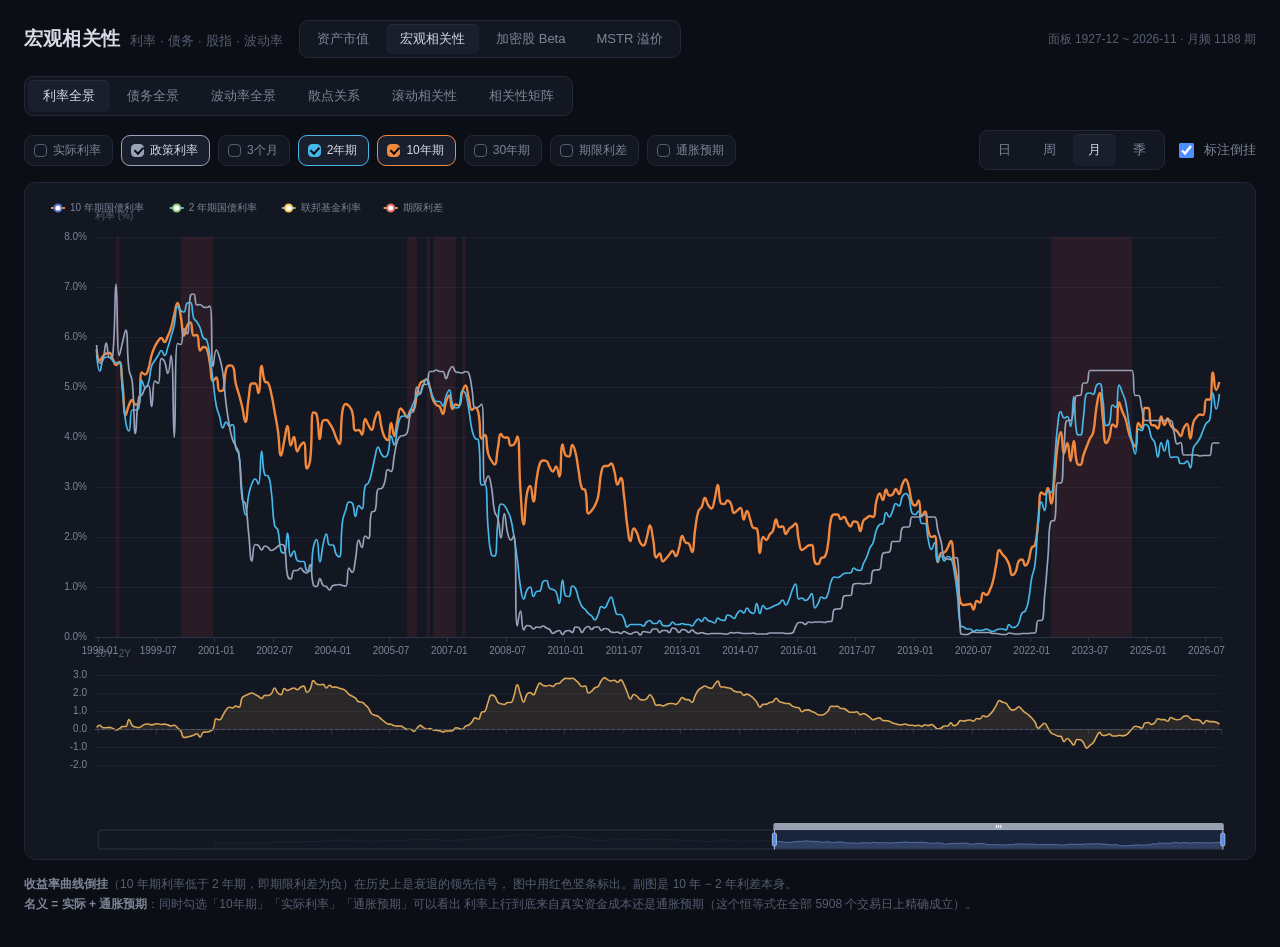
<file: web/macro.html>
<!doctype html>
<html lang="zh-CN">
<head>
<meta charset="utf-8">
<meta name="viewport" content="width=device-width, initial-scale=1">
<title>宏观相关性 · 利率 / 债务 / 股指 / 波动率</title>
<link rel="stylesheet" href="app.css">
<script src="vendor/echarts.min.js"></script>
<script src="common.js"></script>
<style>
  /* 本页专用：相关性矩阵在窄屏下需要横向滚动 */
  .scroll-x { overflow-x: auto; }
  .chart.tall { height: 660px; }
  .chart.matrix { height: 620px; min-width: 720px; }
  .pair { display: inline-flex; align-items: center; gap: 8px; }
  .pair .arrow { color: var(--text-faint); font-size: 12px; }
</style>
</head>
<body>
<div class="wrap">
  <header>
    <h1>宏观相关性<span class="sub">利率 · 债务 · 股指 · 波动率</span></h1>
    <nav class="nav">
      <a href="index.html">资产市值</a>
      <a href="macro.html">宏观相关性</a>
      <a href="beta.html">加密股 Beta</a>
      <a href="mstr.html">MSTR 溢价</a>
    </nav>
    <div class="stamp" id="stamp">加载中…</div>
  </header>

  <div class="seg" id="viewSeg" style="margin-bottom:14px">
    <button data-view="rates" class="on">利率全景</button>
    <button data-view="debt">债务全景</button>
    <button data-view="vol">波动率全景</button>
    <button data-view="scatter">散点关系</button>
    <button data-view="rolling">滚动相关性</button>
    <button data-view="matrix">相关性矩阵</button>
  </div>

  <!-- 视图：利率全景 -->
  <section data-panel="rates">
    <div class="toolbar">
      <div class="chips" id="rateChips"></div>
      <div class="spacer"></div>
      <div class="seg" id="ratePeriodSeg">
        <button data-period="day">日</button>
        <button data-period="week">周</button>
        <button data-period="month" class="on">月</button>
        <button data-period="quarter">季</button>
      </div>
      <label class="toggle"><input type="checkbox" id="showInversion" checked> 标注倒挂</label>
    </div>
    <div class="chart-panel"><div id="chartRates" class="chart tall"></div></div>
    <div class="foot">
      <b>收益率曲线倒挂</b>（10 年期利率低于 2 年期，即期限利差为负）在历史上是衰退的领先信号，
      图中用红色竖条标出。副图是 10 年 − 2 年利差本身。
      <br><b>名义 = 实际 + 通胀预期</b>：同时勾选「10年期」「实际利率」「通胀预期」可以看出
      利率上行到底来自真实资金成本还是通胀预期（这个恒等式在全部 5908 个交易日上精确成立）。
    </div>
  </section>

  <!-- 视图：债务全景 -->
  <section data-panel="debt" hidden>
    <div class="toolbar">
      <div class="seg" id="debtPeriodSeg">
        <button data-period="month" class="on">月</button>
        <button data-period="quarter">季</button>
        <button data-period="year">年</button>
      </div>
      <div class="spacer"></div>
      <label class="toggle"><input type="checkbox" id="debtYoY" checked> 显示同比增速</label>
      <label class="toggle"><input type="checkbox" id="debtLog"> 对数坐标</label>
    </div>
    <div class="chart-panel"><div id="chartDebt" class="chart tall"></div></div>
    <div class="foot">
      联邦债务总额（Total Public Debt Outstanding）来自美国财政部 <code>debt_to_penny</code>，每工作日更新。
      副图是同比增速——绝对规模一路向上没什么信息量，增速的拐点才是。
      <br>想加「债务 / GDP」和「联邦利息支出」这两条线（都已验证可拉取，季频）随时可以扩。
    </div>
  </section>

  <!-- 视图：波动率全景 -->
  <section data-panel="vol" hidden>
    <div class="readout num" id="volReadout"></div>
    <div class="toolbar">
      <div class="chips" id="volChips"></div>
      <div class="divider"></div>
      <div class="seg" id="volModeSeg">
        <button data-mode="level" class="on">数值</button>
        <button data-mode="rank">滚动 1 年分位</button>
      </div>
      <div class="spacer"></div>
      <div class="seg" id="volPeriodSeg">
        <button data-period="day" class="on">日</button>
        <button data-period="week">周</button>
        <button data-period="month">月</button>
      </div>
    </div>
    <div class="chart-panel"><div id="chartVol" class="chart tall"></div></div>
    <div class="foot">
      四个都是期权市场隐含的<b>未来 30 天年化波动率</b>：VIX（标普 500）、VXN（纳斯达克 100）、DVOL（BTC，Deribit 编制）
      单位是百分比点数，VIX = 20 约等于预期未来一个月涨跌 ±5.7%（20 × √(30/365)）。
      <b>MOVE 单位是基点</b>，衡量美债收益率的波动，数值天然在 100 上下，默认不勾选，免得把另外三条压扁。
      <br><b>滚动 1 年分位</b>：每个时点的值在它自己过去一年里排第几（日线 252 个交易日、周线 52 周、月线 12 个月），
      把量级不同的指数放到同一把尺子上比，看各个市场「此刻有多紧张」。只用过去的数据，不含未来信息。
      <br>VIX 的参考线：20 附近是长期均值，30 以上通常视为恐慌。这四个指数也已加入散点关系、滚动相关性和相关性矩阵，
      可以直接看 VIX 与纳斯达克、DVOL 与 BTC 市值之类的关系。
    </div>
  </section>

  <!-- 视图：散点关系 -->
  <section data-panel="scatter" hidden>
    <div class="warn" id="scatterWarn"></div>
    <div class="toolbar">
      <span class="pair">
        <span class="picker">X <select id="scatterX"></select></span>
        <span class="arrow">vs</span>
        <span class="picker">Y <select id="scatterY"></select></span>
      </span>
      <div class="divider"></div>
      <div class="seg" id="scatterTransSeg"></div>
      <div class="spacer"></div>
      <label class="toggle"><input type="checkbox" id="scatterFit" checked> 回归线</label>
    </div>
    <div class="readout" id="scatterReadout"></div>
    <div class="chart-panel"><div id="chartScatter" class="chart tall"></div></div>
    <div class="foot">
      点按年份着色。<b>不同时代会聚成不同的团</b>——如果一张图上出现两簇走向相反的点云，
      说明这两个变量的关系发生过体制切换，此时单一的相关系数没有意义，去看「滚动相关性」。
    </div>
  </section>

  <!-- 视图：滚动相关性 -->
  <section data-panel="rolling" hidden>
    <div class="toolbar">
      <span class="pair">
        <span class="picker">A <select id="rollX"></select></span>
        <span class="arrow">vs</span>
        <span class="picker">B <select id="rollY"></select></span>
      </span>
      <div class="divider"></div>
      <div class="seg" id="rollTransSeg"></div>
      <span class="picker">窗口
        <select id="rollWin">
          <option value="12">12 个月</option>
          <option value="24">24 个月</option>
          <option value="36" selected>36 个月</option>
          <option value="60">60 个月</option>
        </select>
      </span>
    </div>
    <div class="readout" id="rollReadout"></div>
    <div class="chart-panel"><div id="chartRolling" class="chart tall"></div></div>
    <div class="foot">
      这是本页最该看的一张图。<b>相关性不是常数</b>：纳斯达克与 10 年期利率的 36 个月滚动相关，
      2010–2019 年均值约 +0.34（利率涨、股票也涨，增长驱动），2022 年之后翻转到约 −0.44
      （利率涨、股票跌，贴现率主导）。全时段算一个静态数字会把这两段互相抵消、正好抹掉最关键的信息。
    </div>
  </section>

  <!-- 视图：相关性矩阵 -->
  <section data-panel="matrix" hidden>
    <div class="toolbar">
      <div class="seg" id="matrixTransSeg"></div>
      <div class="spacer"></div>
      <span class="picker">最少重叠样本
        <select id="matrixMinN">
          <option value="24">24 个月</option>
          <option value="60" selected>60 个月</option>
          <option value="120">120 个月</option>
        </select>
      </span>
    </div>
    <div class="chart-panel scroll-x"><div id="chartMatrix" class="chart matrix"></div></div>
    <div class="foot">
      两两皮尔逊相关系数，只用两个序列都有数据的月份计算。灰色格子表示重叠样本不足，
      不是相关性为零 —— 各序列起始年份差得很远（标普 500 从 1927 年、通胀预期从 2003 年）。
    </div>
  </section>
</div>

<script>
const state = {
  view: 'rates',
  rates: ['DGS10', 'DGS2', 'FEDFUNDS'],
  ratePeriod: 'month',
  inversion: true,
  debtPeriod: 'month',
  debtYoY: true, debtLog: false,
  vol: ['VIX', 'VXN', 'DVOL'], volMode: 'level', volPeriod: 'day',
  scatterX: 'DGS10', scatterY: 'IXIC', scatterTrans: 'yoy', scatterFit: true,
  rollX: 'DGS10', rollY: 'IXIC', rollTrans: 'mom', rollWin: 36,
  matrixTrans: 'yoy', matrixMinN: 60,
};

let META = null, PANEL = null;
const charts = {};

/* ---------------- 相关性数学 ----------------
 * 全部在这一份月度面板上算，不预生成：12 个序列有 66 种组合，再乘窗口和变换方式
 * 会是几百个文件，而这些计算在浏览器里都是毫秒级。
 */

/** 去趋势。percent 类用差分（2%→4% 是 +2 个百分点，而且期限利差会跨零，
 *  用百分比变化会爆炸），其余用百分比变化。 */
function transform(values, mode, diffMode) {
  if (mode === 'level') return values.slice();
  const lag = mode === 'yoy' ? 12 : 1;
  return values.map((v, i) => {
    const prev = values[i - lag];
    if (v == null || prev == null) return null;
    if (diffMode === 'diff') return v - prev;
    return prev === 0 ? null : v / prev - 1;
  });
}

/** 皮尔逊相关。只用两者都非空的样本（各序列起始年份差很远，必须按重叠计算）。 */
function pearson(xs, ys, from = 0, to = null) {
  const end = to == null ? xs.length : to;
  let n = 0, sx = 0, sy = 0;
  for (let i = from; i < end; i++) {
    if (xs[i] == null || ys[i] == null || !isFinite(xs[i]) || !isFinite(ys[i])) continue;
    n++; sx += xs[i]; sy += ys[i];
  }
  if (n < 3) return { r: null, n };
  const mx = sx / n, my = sy / n;
  let num = 0, dx = 0, dy = 0;
  for (let i = from; i < end; i++) {
    if (xs[i] == null || ys[i] == null || !isFinite(xs[i]) || !isFinite(ys[i])) continue;
    const u = xs[i] - mx, v = ys[i] - my;
    num += u * v; dx += u * u; dy += v * v;
  }
  const den = Math.sqrt(dx * dy);
  return { r: den > 0 ? num / den : null, n };
}

function rollingCorr(xs, ys, win) {
  const out = new Array(xs.length).fill(null);
  for (let i = win - 1; i < xs.length; i++) {
    const { r, n } = pearson(xs, ys, i - win + 1, i + 1);
    // 窗口内重叠样本太少就不出结果，否则会用 3 个点算出 0.99 这种噪音
    out[i] = n >= Math.max(8, Math.floor(win * 0.6)) ? r : null;
  }
  return out;
}

/** 最小二乘拟合，用于散点图的回归线。 */
function ols(xs, ys) {
  let n = 0, sx = 0, sy = 0, sxx = 0, sxy = 0;
  for (let i = 0; i < xs.length; i++) {
    if (xs[i] == null || ys[i] == null) continue;
    n++; sx += xs[i]; sy += ys[i]; sxx += xs[i] * xs[i]; sxy += xs[i] * ys[i];
  }
  if (n < 3) return null;
  const den = n * sxx - sx * sx;
  if (!den) return null;
  const slope = (n * sxy - sx * sy) / den;
  return { slope, intercept: (sy - slope * sx) / n, n };
}

/* ---------------- 面板取数 ---------------- */

const ser = (k) => PANEL.series[k];
const shortOf = (k) => ser(k)?.short_cn || k;
const TRANS = [
  { key: 'yoy', label: '同比变化' },
  { key: 'mom', label: '月度变化' },
  { key: 'level', label: '水平值' },
];
const transLabel = (m) => TRANS.find(t => t.key === m)?.label || m;

/** 取变换后的序列。变换后的单位跟原单位不同，一并返回怎么格式化。 */
function seriesFor(key, mode) {
  const s = ser(key);
  const values = transform(s.values, mode, s.diff_mode);
  let fmt;
  if (mode === 'level') {
    fmt = (v) => fmtMacro(v, s.unit);
  } else if (s.diff_mode === 'diff') {
    const unit = s.unit === 'vol' ? ' 点' : ' pp';  // 波动率指数是点数，利率是百分点
    fmt = (v) => v == null ? '—' : (v >= 0 ? '+' : '') + v.toFixed(2) + unit;
  } else {
    fmt = (v) => v == null ? '—' : (v >= 0 ? '+' : '') + (v * 100).toFixed(1) + '%';
  }
  return { ...s, key, values, fmt };
}

const corrColor = (r) => {
  if (r == null) return '#2b3245';
  // 正相关偏青，负相关偏红，绝对值决定饱和度
  const a = Math.min(1, Math.abs(r));
  return r >= 0
    ? `rgba(38,166,154,${(0.12 + a * 0.78).toFixed(3)})`
    : `rgba(239,83,80,${(0.12 + a * 0.78).toFixed(3)})`;
};

/* ---------------- 视图：利率全景 ---------------- */

async function renderRates() {
  const chart = ensureChart('rates');
  showLoading(chart);
  const keys = state.rates;
  const period = state.ratePeriod;
  const [datas, spread] = await Promise.all([
    Promise.all(keys.map(k => get(dataUrl.macro(k, period)))),
    get(dataUrl.macro('SPREAD10Y2Y', period)),
  ]);

  const allKeys = [...new Set(datas.flatMap(d => d.points.map(p => p.t)))].sort();
  const x = allKeys.map(t => labelOf(t, period));
  const maps = datas.map(d => Object.fromEntries(d.points.map(p => [p.t, p.v])));
  const sm = Object.fromEntries(spread.points.map(p => [p.t, p.v]));

  const series = keys.map((k, i) => ({
    name: META.macro[k].name_cn, type: 'line',
    data: allKeys.map(t => maps[i][t] ?? null),
    smooth: true, showSymbol: false, connectNulls: true,
    lineStyle: { width: k === 'DGS10' ? 2.4 : 1.7, color: META.macro[k].color },
  }));

  // 倒挂区间：把连续的「利差 < 0」合成一段一段的竖条
  const marks = [];
  if (state.inversion) {
    let start = null;
    for (const t of allKeys) {
      const v = sm[t];
      const inv = v != null && v < 0;
      if (inv && start == null) start = t;
      if (!inv && start != null) { marks.push([start, t]); start = null; }
    }
    if (start != null) marks.push([start, allKeys.at(-1)]);
  }

  series.push({
    name: '期限利差', type: 'line', xAxisIndex: 1, yAxisIndex: 1,
    data: allKeys.map(t => sm[t] ?? null),
    smooth: true, showSymbol: false, connectNulls: true,
    lineStyle: { width: 1.6, color: META.macro.SPREAD10Y2Y.color },
    areaStyle: { color: 'rgba(216,166,87,.16)' },
    markLine: { silent: true, symbol: 'none', data: [{ yAxis: 0 }],
      lineStyle: { color: '#4a5266', type: 'dashed', width: 1 }, label: { show: false } },
  });
  if (marks.length) {
    series[0].markArea = {
      silent: true,
      itemStyle: { color: 'rgba(239,83,80,.10)' },
      data: marks.map(([a, b]) => [{ xAxis: labelOf(a, period) }, { xAxis: labelOf(b, period) }]),
    };
  }

  chart.setOption({
    ...baseOption(),
    grid: [{ left: 62, right: 26, top: 46, height: 400 },
           { left: 62, right: 26, top: 484, height: 90 }],
    tooltip: {
      ...tooltipBase,
      formatter: (ps) => {
        const t = allKeys[ps[0].dataIndex];
        let s = `<div style="font-weight:600;margin-bottom:6px">${labelOf(t, period)}</div>
          <table style="font-variant-numeric:tabular-nums;border-spacing:0">`;
        for (const p of ps) {
          if (p.value == null) continue;
          s += `<tr><td style="color:${p.color};padding-right:14px">${p.seriesName}</td>
                <td>${p.value.toFixed(2)}%</td></tr>`;
        }
        if (sm[t] != null && sm[t] < 0) {
          s += `<tr><td colspan="2" style="color:${DOWN};padding-top:4px">收益率曲线倒挂</td></tr>`;
        }
        return s + '</table>';
      },
    },
    xAxis: [
      { type: 'category', data: x, axisLine: { lineStyle: { color: AXIS } },
        axisLabel: { color: LABEL, fontSize: 11, hideOverlap: true }, splitLine: { show: false } },
      { type: 'category', gridIndex: 1, data: x, axisLine: { lineStyle: { color: AXIS } },
        axisLabel: { show: false }, splitLine: { show: false } },
    ],
    yAxis: [
      { scale: true, name: '利率 (%)', nameTextStyle: { color: FAINT, fontSize: 11, align: 'left' },
        axisLabel: { color: LABEL, fontSize: 11, formatter: (v) => v.toFixed(1) + '%' },
        splitLine: { lineStyle: { color: GRID_LINE } }, axisLine: { show: false } },
      { gridIndex: 1, scale: true, name: '10Y−2Y', nameTextStyle: { color: FAINT, fontSize: 11, align: 'left' },
        axisLabel: { color: LABEL, fontSize: 11, formatter: (v) => v.toFixed(1) },
        splitLine: { lineStyle: { color: GRID_LINE } }, axisLine: { show: false }, splitNumber: 3 },
    ],
    dataZoom: zoomCfg(allKeys.length > 400 ? 60 : 0, [0, 1]),
    series,
  }, true);
  chart.hideLoading();
}

/* ---------------- 视图：债务全景 ---------------- */

async function renderDebt() {
  const chart = ensureChart('debt');
  showLoading(chart);
  const period = state.debtPeriod;
  const d = await get(dataUrl.macro('DEBT', period));
  const pts = d.points;
  const x = pts.map(p => labelOf(p.t, period));
  const lvl = pts.map(p => p.v);

  // 同比增速：月频比 12 期、季频比 4 期、年频比 1 期
  const lag = { month: 12, quarter: 4, year: 1 }[period] || 12;
  const yoy = lvl.map((v, i) => (i < lag || !lvl[i - lag]) ? null : v / lvl[i - lag] - 1);

  const grid = [{ left: 78, right: 26, top: 46, height: state.debtYoY ? 380 : 480 }];
  const xAxis = [{ type: 'category', data: x, axisLine: { lineStyle: { color: AXIS } },
    axisLabel: { color: LABEL, fontSize: 11, hideOverlap: true }, splitLine: { show: false } }];
  const yAxis = [{
    scale: true, type: state.debtLog ? 'log' : 'value',
    name: '债务总额 (USD)', nameTextStyle: { color: FAINT, fontSize: 11, align: 'left' },
    axisLabel: { color: LABEL, fontSize: 11, formatter: fmtAxis },
    splitLine: { lineStyle: { color: GRID_LINE } }, axisLine: { show: false },
  }];
  const series = [{
    name: '联邦债务总额', type: 'line', data: lvl,
    smooth: true, showSymbol: false,
    lineStyle: { width: 2.2, color: META.macro.DEBT.color },
    areaStyle: state.debtLog ? null : { color: new echarts.graphic.LinearGradient(0, 0, 0, 1, [
      { offset: 0, color: META.macro.DEBT.color + '33' },
      { offset: 1, color: META.macro.DEBT.color + '00' }]) },
  }];

  if (state.debtYoY) {
    grid.push({ left: 78, right: 26, top: 466, height: 100 });
    xAxis.push({ type: 'category', gridIndex: 1, data: x, axisLine: { lineStyle: { color: AXIS } },
      axisLabel: { show: false }, splitLine: { show: false } });
    yAxis.push({ gridIndex: 1, scale: true, name: '同比',
      nameTextStyle: { color: FAINT, fontSize: 11, align: 'left' },
      axisLabel: { color: LABEL, fontSize: 11, formatter: (v) => (v * 100).toFixed(0) + '%' },
      splitLine: { lineStyle: { color: GRID_LINE } }, axisLine: { show: false }, splitNumber: 3 });
    series.push({
      name: '债务同比增速', type: 'bar', xAxisIndex: 1, yAxisIndex: 1, data: yoy,
      itemStyle: { color: (p) => p.value >= 0 ? 'rgba(38,166,154,.55)' : 'rgba(239,83,80,.55)' },
    });
  }

  chart.setOption({
    ...baseOption(),
    grid, xAxis, yAxis,
    tooltip: {
      ...tooltipBase,
      formatter: (ps) => {
        const i = ps[0].dataIndex;
        let s = `<div style="font-weight:600;margin-bottom:6px">${x[i]}</div>
          <table style="font-variant-numeric:tabular-nums;border-spacing:0">
          <tr><td style="color:${LABEL};padding-right:14px">债务总额</td><td>${fmtUSD(lvl[i])}</td></tr>`;
        if (yoy[i] != null) {
          s += `<tr><td style="color:${LABEL}">同比</td>
                <td style="color:${yoy[i] >= 0 ? UP : DOWN};font-weight:600">${fmtPct(yoy[i])}</td></tr>`;
        }
        return s + '</table>';
      },
    },
    dataZoom: zoomCfg(pts.length > 400 ? 60 : 0, state.debtYoY ? [0, 1] : [0]),
    series,
  }, true);
  chart.hideLoading();
}

/* ---------------- 视图：散点关系 ---------------- */

function renderScatter() {
  const chart = ensureChart('scatter');
  const X = seriesFor(state.scatterX, state.scatterTrans);
  const Y = seriesFor(state.scatterY, state.scatterTrans);
  const dates = PANEL.dates;

  const pts = [];
  for (let i = 0; i < dates.length; i++) {
    if (X.values[i] == null || Y.values[i] == null) continue;
    pts.push([X.values[i], Y.values[i], +dates[i].slice(0, 4), dates[i].slice(0, 7)]);
  }
  const { r, n } = pearson(X.values, Y.values);
  const fit = state.scatterFit ? ols(X.values, Y.values) : null;

  // 提示水平值口径下的伪相关问题
  const warnEl = document.getElementById('scatterWarn');
  if (state.scatterTrans === 'level') {
    warnEl.hidden = false;
    warnEl.innerHTML = `当前是<b>水平值</b>口径。两个都有长期趋势的序列，相关系数会接近 ±1，
      但它衡量的只是「都在往一个方向走」，不代表真实关系 ——
      联邦债务与纳斯达克用水平值算是 <b>+0.93</b>，用同比变化算只有 <b>−0.02</b>。
      做相关性判断请切回「同比变化」或「月度变化」。`;
  } else {
    warnEl.hidden = true;
  }

  const years = pts.map(p => p[2]);
  document.getElementById('scatterReadout').innerHTML = `
    <div class="item"><span class="k">相关系数 r</span>
      <span class="v" style="color:${r == null ? LABEL : (r >= 0 ? UP : DOWN)}">${r == null ? '—' : r.toFixed(3)}</span></div>
    <div class="item"><span class="k">R²</span><span class="v sm">${r == null ? '—' : (r * r).toFixed(3)}</span></div>
    <div class="item"><span class="k">重叠样本</span><span class="v sm">${n} 个月</span></div>
    <div class="item"><span class="k">口径</span><span class="v sm">${transLabel(state.scatterTrans)}</span></div>
    <div class="note">${X.name_cn} → ${Y.name_cn}${fit ? `　斜率 ${fit.slope.toPrecision(3)}` : ''}</div>`;

  const series = [{
    type: 'scatter', symbolSize: 6, data: pts,
    itemStyle: { opacity: .72 },
  }];
  if (fit) {
    const xs = pts.map(p => p[0]);
    const lo = Math.min(...xs), hi = Math.max(...xs);
    series.push({
      type: 'line', data: [[lo, fit.slope * lo + fit.intercept], [hi, fit.slope * hi + fit.intercept]],
      showSymbol: false, lineStyle: { color: '#e5e9f0', width: 1.4, type: 'dashed' },
      tooltip: { show: false }, z: 5,
    });
  }

  chart.setOption({
    ...baseOption(),
    legend: { show: false },
    axisPointer: { show: false },
    grid: { left: 78, right: 70, top: 30, bottom: 62 },
    visualMap: {
      min: Math.min(...years), max: Math.max(...years), dimension: 2,
      calculable: false, right: 8, top: 'center', itemHeight: 300,
      text: [Math.max(...years) + '', Math.min(...years) + ''],
      textStyle: { color: LABEL, fontSize: 11 },
      inRange: { color: ['#3b4a6b', '#4c8dff', '#56b6c2', '#98c379', '#d8a657', '#e05c5c'] },
    },
    tooltip: {
      trigger: 'item',
      backgroundColor: 'rgba(19,23,34,.96)', borderColor: AXIS, borderWidth: 1,
      textStyle: { color: '#d6dae5', fontSize: 12 },
      formatter: (p) => Array.isArray(p.value)
        ? `<div style="font-weight:600;margin-bottom:5px">${p.value[3]}</div>
           <table style="font-variant-numeric:tabular-nums;border-spacing:0">
           <tr><td style="color:${LABEL};padding-right:12px">${X.short_cn}</td><td>${X.fmt(p.value[0])}</td></tr>
           <tr><td style="color:${LABEL}">${Y.short_cn}</td><td>${Y.fmt(p.value[1])}</td></tr></table>` : '',
    },
    xAxis: {
      scale: true, name: `${X.short_cn} · ${transLabel(state.scatterTrans)}`,
      nameLocation: 'middle', nameGap: 32, nameTextStyle: { color: FAINT, fontSize: 11 },
      axisLine: { lineStyle: { color: AXIS } },
      axisLabel: { color: LABEL, fontSize: 11, formatter: (v) => X.fmt(v) },
      splitLine: { lineStyle: { color: GRID_LINE } },
    },
    yAxis: {
      scale: true, name: `${Y.short_cn} · ${transLabel(state.scatterTrans)}`,
      nameTextStyle: { color: FAINT, fontSize: 11, align: 'left' },
      axisLine: { show: false },
      axisLabel: { color: LABEL, fontSize: 11, formatter: (v) => Y.fmt(v) },
      splitLine: { lineStyle: { color: GRID_LINE } },
    },
    series,
  }, true);
}

/* ---------------- 视图：滚动相关性 ---------------- */

function renderRolling() {
  const chart = ensureChart('rolling');
  const X = seriesFor(state.rollX, state.rollTrans);
  const Y = seriesFor(state.rollY, state.rollTrans);
  const win = +state.rollWin;
  const roll = rollingCorr(X.values, Y.values, win);
  const dates = PANEL.dates;

  // 只画有结果的区间，前面一大段空值没必要占横轴
  const first = roll.findIndex(v => v != null);
  const from = first < 0 ? 0 : first;
  const x = dates.slice(from).map(t => t.slice(0, 7));
  const v = roll.slice(from);

  const full = pearson(X.values, Y.values);
  const valid = v.filter(a => a != null);
  const flips = valid.reduce((acc, cur, i) =>
    i > 0 && Math.sign(cur) !== Math.sign(valid[i - 1]) ? acc + 1 : acc, 0);

  document.getElementById('rollReadout').innerHTML = `
    <div class="item"><span class="k">全时段 r</span>
      <span class="v" style="color:${full.r == null ? LABEL : (full.r >= 0 ? UP : DOWN)}">${full.r == null ? '—' : full.r.toFixed(3)}</span></div>
    <div class="item"><span class="k">滚动区间</span>
      <span class="v sm">${valid.length ? `${Math.min(...valid).toFixed(2)} ~ ${Math.max(...valid).toFixed(2)}` : '—'}</span></div>
    <div class="item"><span class="k">正负翻转次数</span><span class="v sm">${flips}</span></div>
    <div class="item"><span class="k">当前值</span>
      <span class="v sm">${valid.length ? valid.at(-1).toFixed(3) : '—'}</span></div>
    <div class="note">${valid.length && Math.min(...valid) < -0.2 && Math.max(...valid) > 0.2
      ? '滚动相关在正负之间来回穿越，说明这两个变量的关系发生过体制切换，全时段的单一数字会把它们抵消掉。'
      : ''}</div>`;

  chart.setOption({
    ...baseOption(),
    legend: { show: false },
    grid: { left: 62, right: 26, top: 30, bottom: 62 },
    tooltip: {
      ...tooltipBase,
      formatter: (ps) => {
        const p = ps.find(a => a.value != null);
        if (!p) return '';
        return `<div style="font-weight:600;margin-bottom:5px">${p.axisValue}</div>
          <div>${win} 个月滚动相关 <b style="color:${p.value >= 0 ? UP : DOWN}">${p.value.toFixed(3)}</b></div>
          <div style="color:${FAINT};margin-top:3px">${X.short_cn} vs ${Y.short_cn}</div>`;
      },
    },
    xAxis: { type: 'category', data: x, axisLine: { lineStyle: { color: AXIS } },
      axisLabel: { color: LABEL, fontSize: 11, hideOverlap: true }, splitLine: { show: false } },
    yAxis: { min: -1, max: 1, name: `${win} 个月滚动相关`,
      nameTextStyle: { color: FAINT, fontSize: 11, align: 'left' },
      axisLabel: { color: LABEL, fontSize: 11, formatter: (a) => a.toFixed(1) },
      splitLine: { lineStyle: { color: GRID_LINE } }, axisLine: { show: false } },
    dataZoom: zoomCfg(0, [0]),
    series: [{
      type: 'line', data: v, smooth: true, showSymbol: false, connectNulls: false,
      lineStyle: { width: 2, color: ACCENT },
      // 从 0 起填充而不是从轴底，这样正相关区间向上、负相关向下，体制切换一眼能看出来
      areaStyle: { color: 'rgba(76,141,255,.16)', origin: 0 },
      markLine: { silent: true, symbol: 'none', data: [{ yAxis: 0 }],
        lineStyle: { color: '#5a6280', width: 1 }, label: { show: false } },
    }],
  }, true);
}

/* ---------------- 视图：相关性矩阵 ---------------- */

function renderMatrix() {
  const chart = ensureChart('matrix');
  const keys = Object.keys(PANEL.series);
  const minN = +state.matrixMinN;
  const cols = keys.map(k => seriesFor(k, state.matrixTrans));

  const data = [];
  for (let i = 0; i < cols.length; i++) {
    for (let j = 0; j < cols.length; j++) {
      const { r, n } = pearson(cols[i].values, cols[j].values);
      const ok = r != null && n >= minN;
      data.push({
        value: [j, i, ok ? +r.toFixed(3) : '-'],
        n,
        itemStyle: { color: ok ? corrColor(r) : 'rgba(43,50,69,.55)' },
      });
    }
  }

  const labels = cols.map(c => c.short_cn);
  chart.setOption({
    ...baseOption(),
    legend: { show: false },
    axisPointer: { show: false },
    grid: { left: 96, right: 26, top: 74, bottom: 26 },
    tooltip: {
      trigger: 'item',
      backgroundColor: 'rgba(19,23,34,.96)', borderColor: AXIS, borderWidth: 1,
      textStyle: { color: '#d6dae5', fontSize: 12 },
      formatter: (p) => {
        const [j, i, val] = p.value;
        return `<div style="font-weight:600;margin-bottom:5px">${labels[i]} vs ${labels[j]}</div>
          <div>r = <b>${val === '-' ? '样本不足' : val}</b></div>
          <div style="color:${FAINT};margin-top:3px">重叠 ${p.data.n} 个月 · ${transLabel(state.matrixTrans)}</div>`;
      },
    },
    xAxis: {
      type: 'category', data: labels, position: 'top', splitArea: { show: false },
      axisLine: { show: false }, axisTick: { show: false },
      axisLabel: { color: LABEL, fontSize: 11, rotate: 38 },
    },
    yAxis: {
      type: 'category', data: labels, inverse: true, splitArea: { show: false },
      axisLine: { show: false }, axisTick: { show: false },
      axisLabel: { color: LABEL, fontSize: 11 },
    },
    series: [{
      type: 'heatmap', data,
      label: { show: true, color: '#e8ebf2', fontSize: 10,
        formatter: (p) => p.value[2] === '-' ? '' : p.value[2].toFixed(2) },
      emphasis: { itemStyle: { borderColor: '#e8ebf2', borderWidth: 1 } },
    }],
  }, true);
}

/* ---------------- 视图：波动率全景 ---------------- */

const VOL_KEYS = () => Object.keys(META.macro).filter(k => META.macro[k].group === 'vol');
const VOL_WIN = { day: 252, week: 52, month: 12 };

/** 滚动分位：每个点在它自己之前 win 个非空观测里排第几，0~1。只看过去，不含未来信息。 */
function rollingRank(values, win) {
  const out = new Array(values.length).fill(null);
  const hist = [];
  for (let i = 0; i < values.length; i++) {
    const v = values[i];
    if (v == null) continue;
    if (hist.length >= Math.floor(win * 0.8)) {
      out[i] = hist.filter(h => h < v).length / hist.length;
    }
    hist.push(v);
    if (hist.length > win) hist.shift();
  }
  return out;
}

function renderVolChips() {
  const box = document.getElementById('volChips');
  box.innerHTML = VOL_KEYS().map(k => {
    const on = state.vol.includes(k);
    const locked = on && state.vol.length === 1;
    return `<label class="chip sm ${on ? 'on' : ''} ${locked ? 'locked' : ''}" style="--tone:${META.macro[k].color}"
             title="${META.macro[k].note}">
      <input type="checkbox" data-vol="${k}" ${on ? 'checked' : ''} ${locked ? 'disabled' : ''}>
      <span class="box"></span>${META.macro[k].short_cn}
    </label>`;
  }).join('');
}

/** 顶部读数：四个指数的最新值、观测日期、近 1 年分位。用日线算，和图表周期无关。 */
async function renderVolReadout() {
  const keys = VOL_KEYS();
  const datas = await Promise.all(keys.map(k => get(dataUrl.macro(k, 'day'))));
  const box = document.getElementById('volReadout');
  box.replaceChildren();
  keys.forEach((k, i) => {
    const pts = datas[i].points.filter(p => p.v != null);
    if (!pts.length) return;
    const last = pts.at(-1);
    const year = pts.slice(-253, -1).map(p => p.v);
    const rank = year.length ? year.filter(v => v < last.v).length / year.length : null;
    const item = document.createElement('div'); item.className = 'item';
    const kk = document.createElement('span'); kk.className = 'k';
    kk.textContent = `${META.macro[k].short_cn} · ${last.t}`;
    const vv = document.createElement('span'); vv.className = 'v'; vv.textContent = last.v.toFixed(2);
    const sub = document.createElement('span'); sub.className = 'v sm';
    sub.textContent = rank == null ? '—' : `近 1 年 ${Math.round(rank * 100)}% 分位`;
    item.append(kk, vv, sub);
    box.append(item);
  });
  const note = document.createElement('span'); note.className = 'note';
  note.textContent = '分位越高，说明该市场此刻相对过去一年越紧张。MOVE 单位是基点，不和另外三个比大小。';
  box.append(note);
}

async function renderVol() {
  const chart = ensureChart('vol');
  showLoading(chart);
  const keys = state.vol, period = state.volPeriod, rank = state.volMode === 'rank';
  const datas = await Promise.all(keys.map(k => get(dataUrl.macro(k, period))));

  const allKeys = [...new Set(datas.flatMap(d => d.points.map(p => p.t)))].sort();
  const x = allKeys.map(t => labelOf(t, period));
  const series = keys.map((k, i) => {
    const m = Object.fromEntries(datas[i].points.map(p => [p.t, p.v]));
    let vals = allKeys.map(t => m[t] ?? null);
    if (rank) vals = rollingRank(vals, VOL_WIN[period]);
    return {
      name: META.macro[k].short_cn, type: 'line', data: vals,
      showSymbol: false, connectNulls: true, sampling: 'lttb',
      lineStyle: { width: 1.7, color: META.macro[k].color }, itemStyle: { color: META.macro[k].color },
      endLabel: { show: true, formatter: META.macro[k].short_cn, color: LABEL, fontSize: 11 },
      labelLayout: { moveOverlap: 'shiftY' },
    };
  });

  // 参考线：数值模式下 VIX 的 20（长期均值附近）/ 30（恐慌），分位模式下的 50% / 90%
  const lines = rank
    ? [{ yAxis: 0.5, name: '中位' }, { yAxis: 0.9, name: '90% 分位' }]
    : keys.includes('VIX') ? [{ yAxis: 20, name: 'VIX 20' }, { yAxis: 30, name: 'VIX 30' }] : [];
  if (series.length && lines.length) {
    series[0].markLine = {
      silent: true, symbol: 'none', data: lines,
      lineStyle: { color: '#4a5266', type: 'dashed', width: 1 },
      label: { formatter: '{b}', color: FAINT, fontSize: 10, position: 'insideStartTop' },
    };
  }

  chart.setOption({
    ...baseOption(),
    grid: { left: 58, right: 64, top: 46, bottom: 64 },
    tooltip: {
      ...tooltipBase,
      axisPointer: { type: 'line', lineStyle: { color: FAINT } },
      formatter: (ps) => {
        const t = allKeys[ps[0].dataIndex];
        let s = `<div style="font-weight:600;margin-bottom:6px">${labelOf(t, period)}</div>
          <table style="font-variant-numeric:tabular-nums;border-spacing:0">`;
        for (const p of ps) {
          if (p.value == null) continue;
          s += `<tr><td style="color:${p.color};padding-right:14px">${p.seriesName}</td>
                <td style="text-align:right">${rank ? Math.round(p.value * 100) + '%' : p.value.toFixed(2)}</td></tr>`;
        }
        return s + '</table>';
      },
    },
    xAxis: { type: 'category', data: x, axisLine: { lineStyle: { color: AXIS } },
      axisLabel: { color: LABEL, fontSize: 11, hideOverlap: true }, splitLine: { show: false } },
    yAxis: {
      scale: !rank, min: rank ? 0 : null, max: rank ? 1 : null,
      name: rank ? '滚动 1 年分位' : '隐含波动率', nameTextStyle: { color: FAINT, fontSize: 11, align: 'left' },
      axisLabel: { color: LABEL, fontSize: 11, formatter: (v) => rank ? Math.round(v * 100) + '%' : v.toFixed(0) },
      splitLine: { lineStyle: { color: GRID_LINE } }, axisLine: { show: false },
    },
    // 分位在 0~100% 之间来回摆，日线放全历史会糊成一片，默认只露出最近 3 年
    dataZoom: zoomCfg(rank
      ? Math.max(0, 100 - 100 * ({ day: 756, week: 156, month: 36 }[period]) / allKeys.length)
      : (allKeys.length > 400 ? 80 : 0), [0]),
    series,
  }, true);
  chart.hideLoading();
}

/* ---------------- 控件与调度 ---------------- */

const RENDER = { rates: renderRates, debt: renderDebt, vol: renderVol, scatter: renderScatter,
                 rolling: renderRolling, matrix: renderMatrix };

function ensureChart(view) {
  const id = { rates: 'chartRates', debt: 'chartDebt', vol: 'chartVol', scatter: 'chartScatter',
               rolling: 'chartRolling', matrix: 'chartMatrix' }[view];
  if (!charts[view]) {
    const el = document.getElementById(id);
    charts[view] = echarts.init(el, null, { renderer: 'canvas' });
    // 面板从 hidden 变可见时容器才有宽度，这时要重新量一次
    new ResizeObserver(() => charts[view].resize()).observe(el);
  }
  return charts[view];
}

function showView(view) {
  state.view = view;
  document.querySelectorAll('#viewSeg button').forEach(b =>
    b.classList.toggle('on', b.dataset.view === view));
  document.querySelectorAll('section[data-panel]').forEach(s =>
    s.hidden = s.dataset.panel !== view);
  ensureChart(view);
  RENDER[view]();
  charts[view].resize();
}

function fillSeriesSelect(el, selected, filter = () => true) {
  const groups = {};
  for (const [k, s] of Object.entries(PANEL.series)) {
    if (!filter(k, s)) continue;
    (groups[s.group] ||= []).push([k, s]);
  }
  el.innerHTML = Object.entries(groups).map(([g, items]) =>
    `<optgroup label="${META.macro_groups?.[g] || g}">` +
    items.map(([k, s]) => `<option value="${k}">${s.short_cn}</option>`).join('') +
    '</optgroup>').join('');
  el.value = selected;
}

function makeTransSeg(id, stateKey) {
  const el = document.getElementById(id);
  el.innerHTML = TRANS.map(t =>
    `<button data-trans="${t.key}" class="${state[stateKey] === t.key ? 'on' : ''}">${t.label}</button>`).join('');
  el.addEventListener('click', (e) => {
    const b = e.target.closest('button');
    if (!b) return;
    [...el.children].forEach(c => c.classList.toggle('on', c === b));
    state[stateKey] = b.dataset.trans;
    RENDER[state.view]();
  });
}

/** dataAttr 是按钮上的 data-* 名，stateKey 是要写进 state 的字段名 —— 两者不同名，
 *  因为「利率全景」和「债务全景」各有一个独立的周期选择。 */
function bindSeg(id, dataAttr, stateKey, after) {
  document.getElementById(id).addEventListener('click', (e) => {
    const btn = e.target.closest('button');
    if (!btn) return;
    [...btn.parentElement.children].forEach(b => b.classList.toggle('on', b === btn));
    state[stateKey] = btn.dataset[dataAttr];
    after();
  });
}

function renderRateChips() {
  const box = document.getElementById('rateChips');
  // 利率类 + 利差，按配置顺序
  const keys = Object.keys(META.macro).filter(k => ['rate', 'spread'].includes(META.macro[k].group));
  box.innerHTML = keys.map(k => {
    const on = state.rates.includes(k);
    const locked = on && state.rates.length === 1;
    return `<label class="chip sm ${on ? 'on' : ''} ${locked ? 'locked' : ''}" style="--tone:${META.macro[k].color}"
             title="${META.macro[k].note}">
      <input type="checkbox" data-rate="${k}" ${on ? 'checked' : ''} ${locked ? 'disabled' : ''}>
      <span class="box"></span>${META.macro[k].short_cn}
    </label>`;
  }).join('');
}

(async function boot() {
  markNav();
  [META, PANEL] = await Promise.all([get(dataUrl.meta()), get(dataUrl.panel())]);

  document.getElementById('stamp').textContent =
    `面板 ${PANEL.dates[0].slice(0, 7)} ~ ${PANEL.dates.at(-1).slice(0, 7)} · 月频 ${PANEL.dates.length} 期`;

  renderRateChips();
  document.getElementById('rateChips').addEventListener('change', (e) => {
    const k = e.target.dataset.rate;
    if (!k) return;
    const order = Object.keys(META.macro);
    state.rates = e.target.checked
      ? order.filter(x => x === k || state.rates.includes(x))
      : state.rates.filter(x => x !== k);
    renderRateChips();
    renderRates();
  });

  for (const [el, key] of [['scatterX', 'scatterX'], ['scatterY', 'scatterY']]) {
    fillSeriesSelect(document.getElementById(el), state[key]);
    document.getElementById(el).addEventListener('change', (e) => {
      state[key] = e.target.value; renderScatter();
    });
  }
  for (const [el, key] of [['rollX', 'rollX'], ['rollY', 'rollY']]) {
    fillSeriesSelect(document.getElementById(el), state[key]);
    document.getElementById(el).addEventListener('change', (e) => {
      state[key] = e.target.value; renderRolling();
    });
  }

  makeTransSeg('scatterTransSeg', 'scatterTrans');
  makeTransSeg('rollTransSeg', 'rollTrans');
  makeTransSeg('matrixTransSeg', 'matrixTrans');

  bindSeg('ratePeriodSeg', 'period', 'ratePeriod', renderRates);
  bindSeg('debtPeriodSeg', 'period', 'debtPeriod', renderDebt);
  bindSeg('volPeriodSeg', 'period', 'volPeriod', renderVol);
  bindSeg('volModeSeg', 'mode', 'volMode', renderVol);

  renderVolChips();
  renderVolReadout();
  document.getElementById('volChips').addEventListener('change', (e) => {
    const k = e.target.dataset.vol;
    if (!k) return;
    const order = VOL_KEYS();
    state.vol = e.target.checked
      ? order.filter(x => x === k || state.vol.includes(x))
      : state.vol.filter(x => x !== k);
    renderVolChips();
    renderVol();
  });

  document.getElementById('showInversion').addEventListener('change', (e) => {
    state.inversion = e.target.checked; renderRates();
  });
  document.getElementById('debtYoY').addEventListener('change', (e) => {
    state.debtYoY = e.target.checked; renderDebt();
  });
  document.getElementById('debtLog').addEventListener('change', (e) => {
    state.debtLog = e.target.checked; renderDebt();
  });
  document.getElementById('scatterFit').addEventListener('change', (e) => {
    state.scatterFit = e.target.checked; renderScatter();
  });
  document.getElementById('rollWin').addEventListener('change', (e) => {
    state.rollWin = e.target.value; renderRolling();
  });
  document.getElementById('matrixMinN').addEventListener('change', (e) => {
    state.matrixMinN = e.target.value; renderMatrix();
  });

  document.getElementById('viewSeg').addEventListener('click', (e) => {
    const b = e.target.closest('button');
    if (b) showView(b.dataset.view);
  });

  showView('rates');
})();
</script>
</body>
</html>
</file>
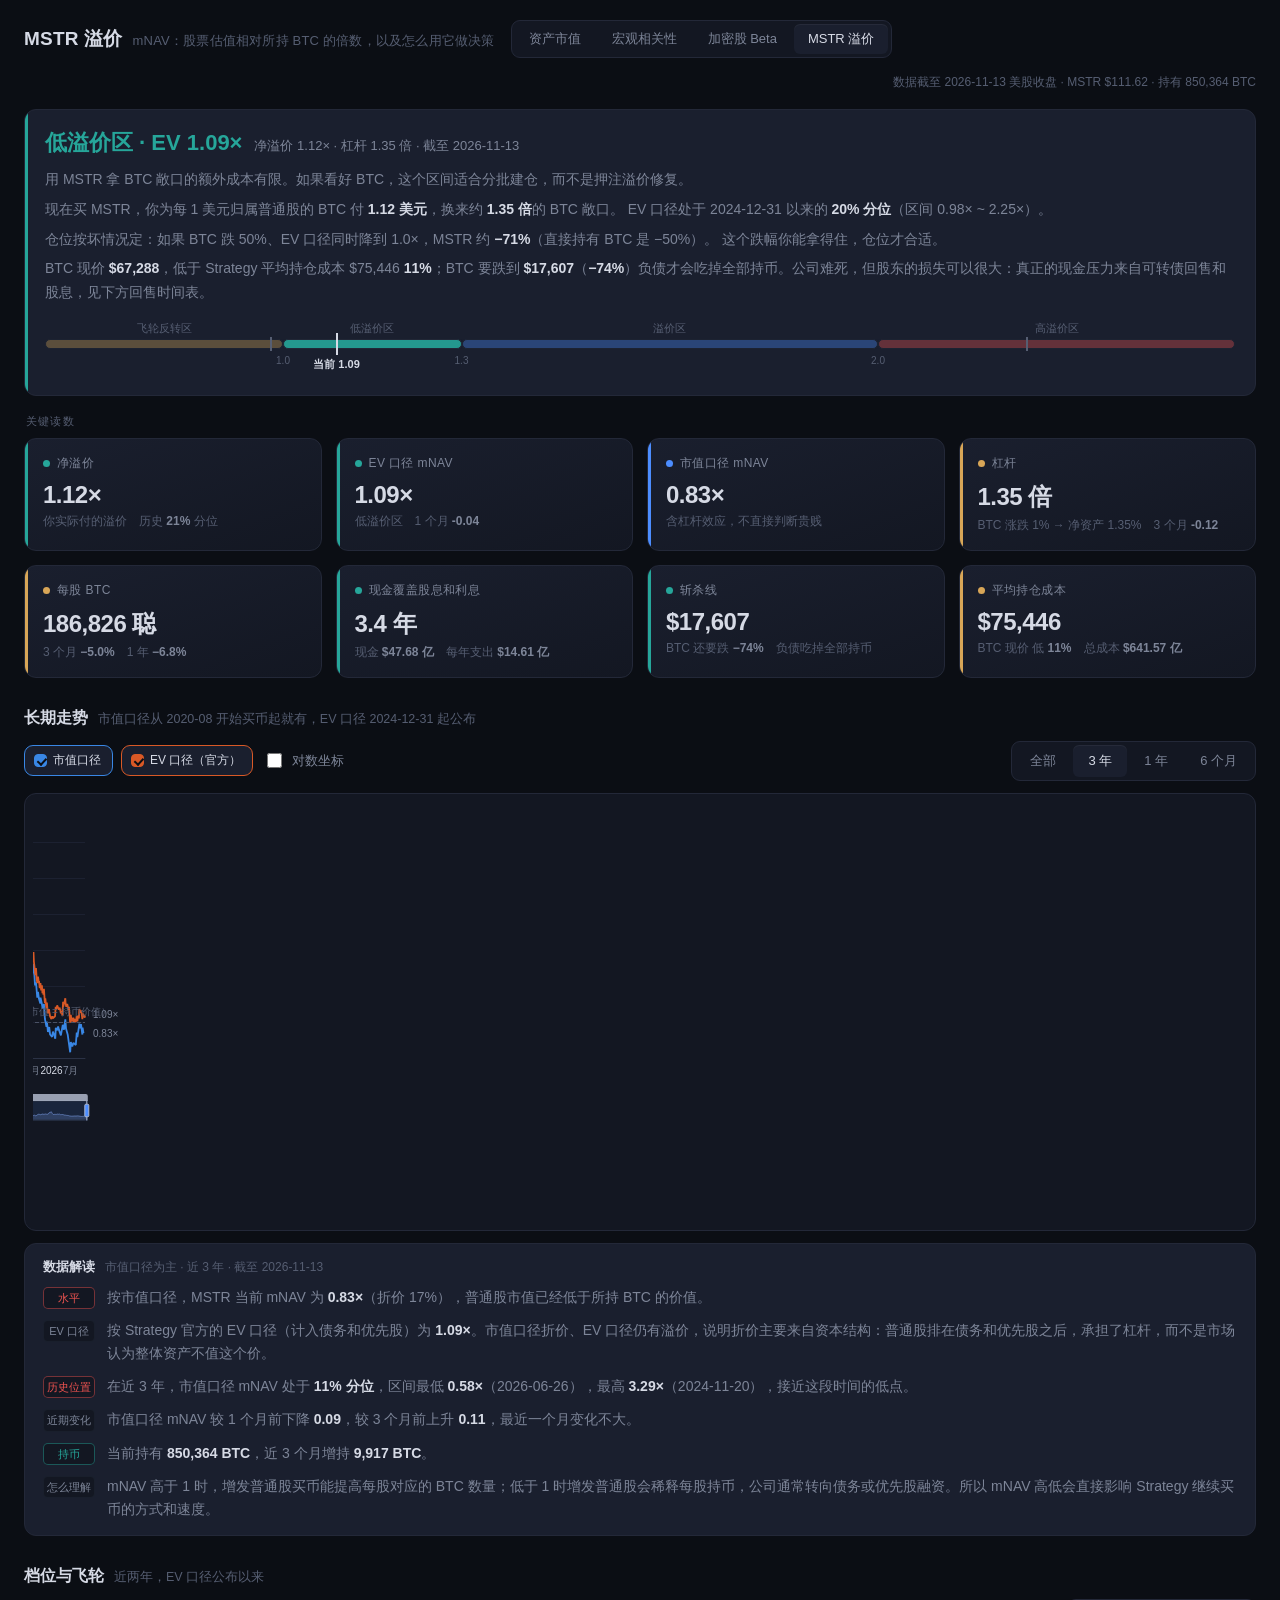
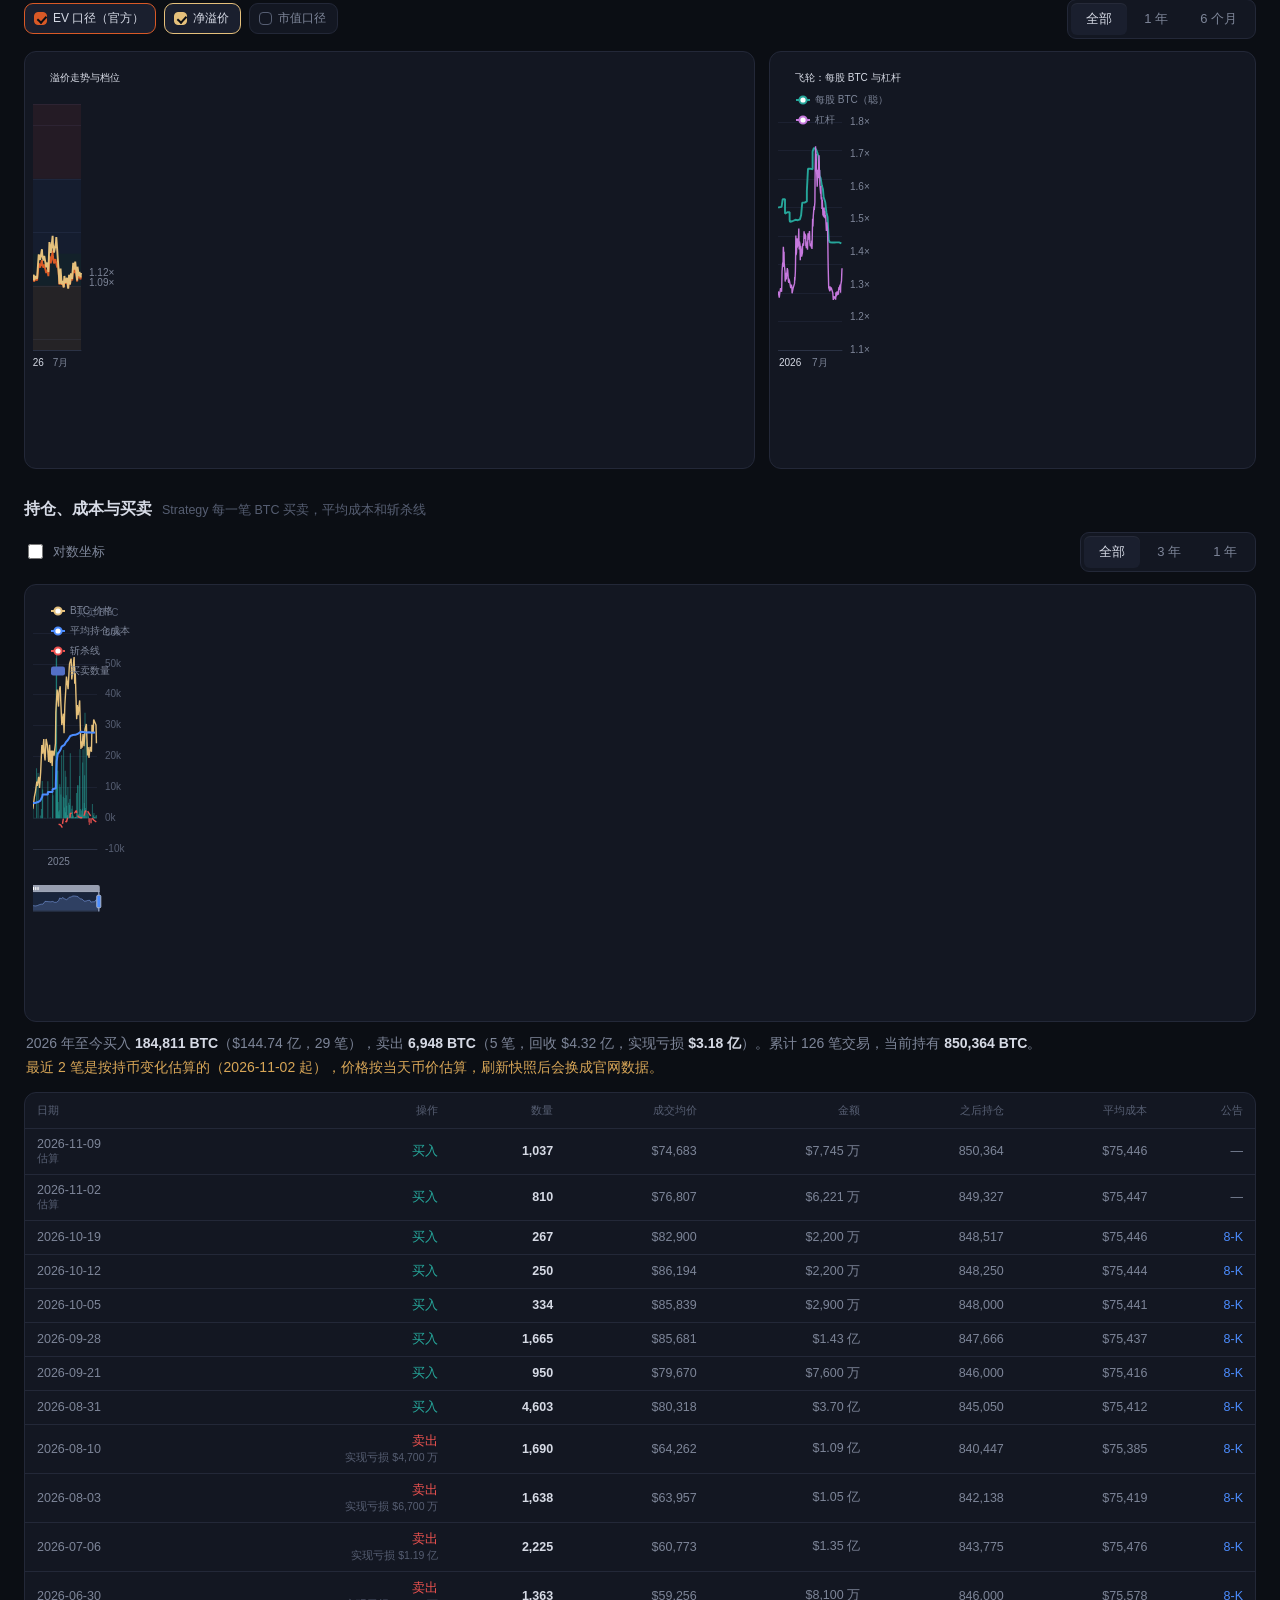
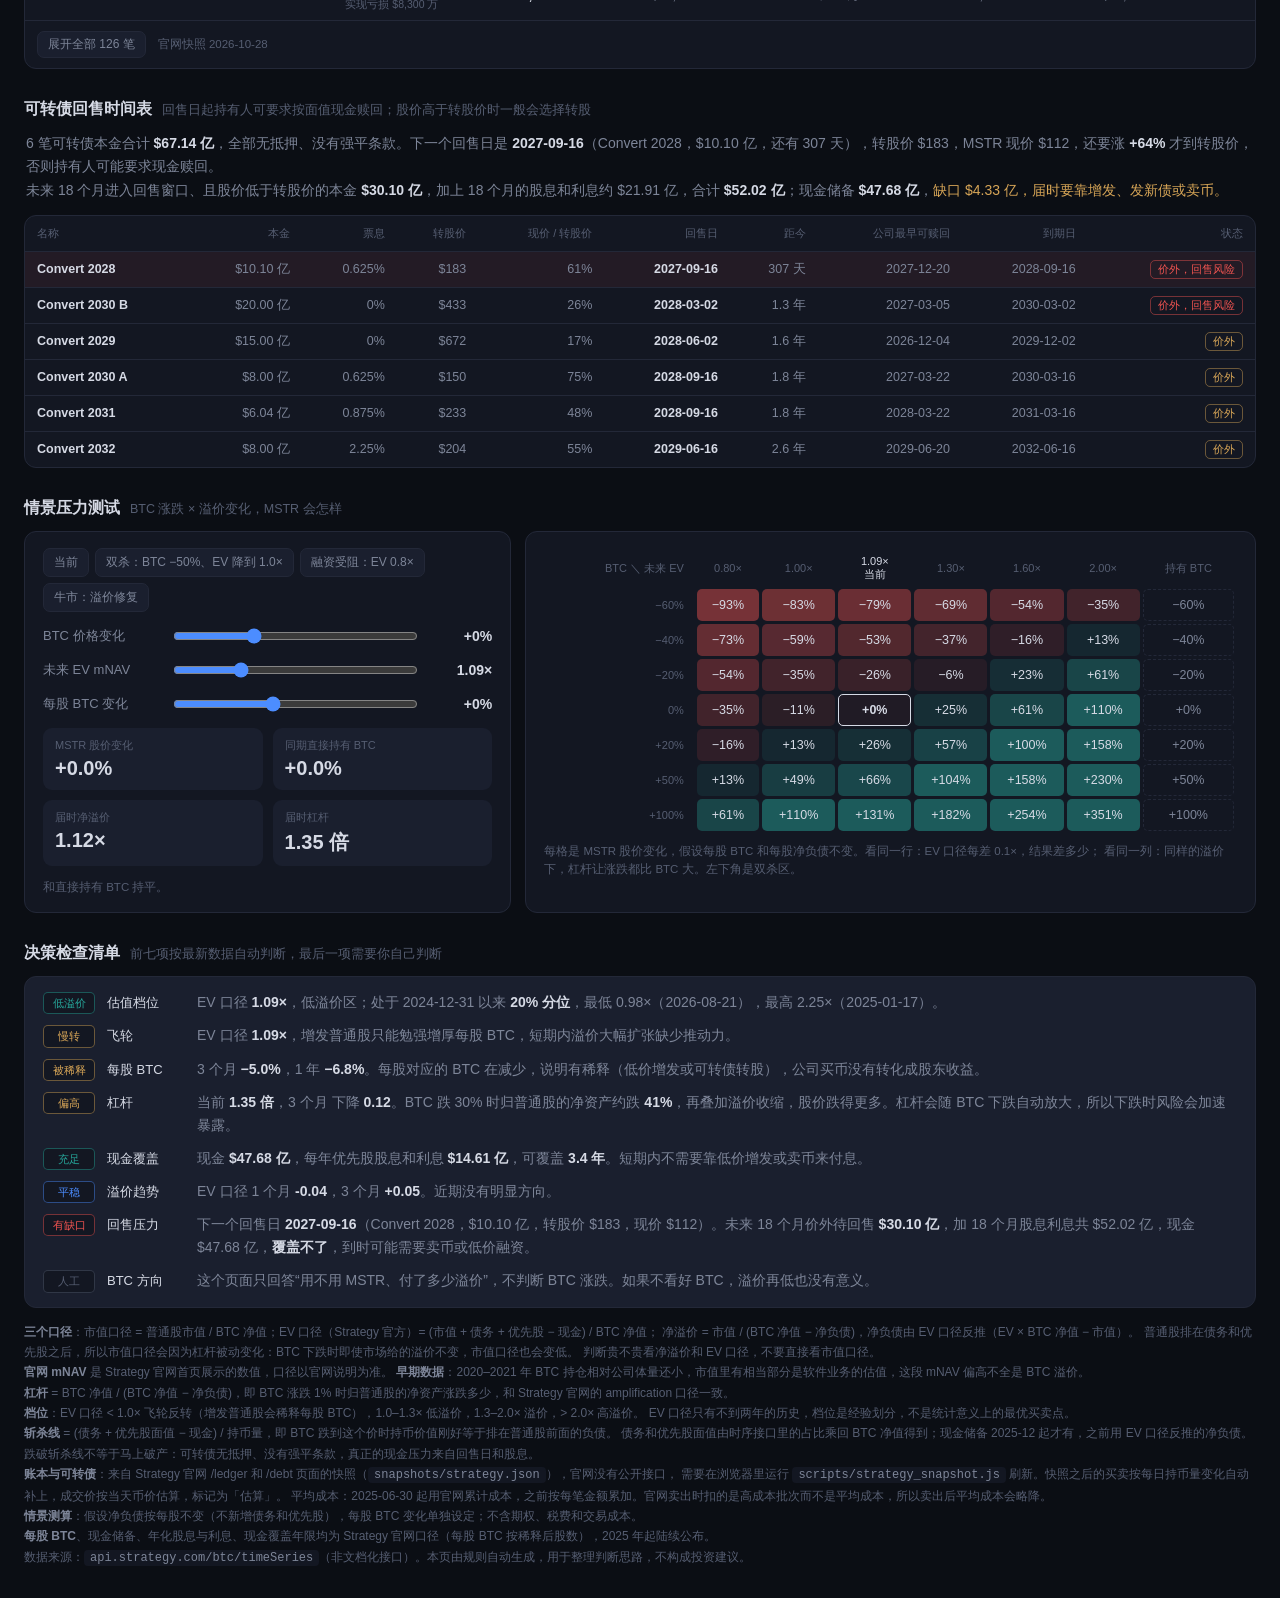
<file: web/mstr.html>
<!doctype html>
<html lang="zh-CN">
<head>
<meta charset="utf-8">
<meta name="viewport" content="width=device-width, initial-scale=1">
<title>MSTR 溢价 · mNAV</title>
<link rel="stylesheet" href="app.css">
<script src="vendor/echarts.min.js"></script>
<script src="common.js"></script>
<style>
  /* 本页专用：结论条、档位标尺、情景矩阵、检查清单 */
  .t-ok { --tone: var(--up); }
  .t-mid { --tone: var(--accent); }
  .t-warn { --tone: #d8a657; }
  .t-risk { --tone: var(--down); }

  .verdict {
    background: var(--panel-2); border: 1px solid var(--border); border-radius: 12px;
    padding: 18px 20px 20px; margin-bottom: 18px; position: relative; overflow: hidden;
  }
  .verdict::before { content: ""; position: absolute; left: 0; top: 0; bottom: 0; width: 3px; background: var(--tone); }
  .verdict .zone { display: flex; align-items: baseline; gap: 12px; flex-wrap: wrap; margin-bottom: 10px; }
  .verdict .zone b { font-size: 22px; font-weight: 600; color: var(--tone); }
  .verdict .zone span { color: var(--text-dim); font-size: 13px; }
  .verdict p { margin: 0 0 6px; color: var(--text-dim); line-height: 1.7; }
  .verdict p b { color: var(--text); font-weight: 600; font-variant-numeric: tabular-nums; }

  .ladder { position: relative; height: 54px; margin-top: 16px; }
  .ladder .bar { position: absolute; left: 0; right: 0; top: 18px; height: 10px; border-radius: 5px; overflow: hidden; display: flex; }
  .ladder .seg { height: 100%; background: var(--tone); opacity: .35; }
  .ladder .seg.cur { opacity: .9; }
  .ladder .zl { position: absolute; top: 0; font-size: 11px; color: var(--text-faint); transform: translateX(-50%); white-space: nowrap; }
  .ladder .tick { position: absolute; top: 34px; font-size: 10px; color: var(--text-faint); transform: translateX(-50%); }
  .ladder .mark { position: absolute; top: 12px; width: 2px; height: 22px; background: var(--text); transform: translateX(-1px); }
  .ladder .mark.range { background: var(--text-faint); height: 14px; top: 16px; }
  .ladder .mark i { position: absolute; top: 24px; left: 50%; transform: translateX(-50%); font-style: normal;
    font-size: 11px; font-weight: 600; color: var(--text); white-space: nowrap; }

  .block-title {
    font-size: 16px; font-weight: 600; margin: 30px 0 12px;
    display: flex; align-items: baseline; gap: 10px; flex-wrap: wrap;
  }
  .block-title span { color: var(--text-faint); font-weight: 400; font-size: 12.5px; }
  .card .value.sm { font-size: 24px; }
  .card .meta b { color: var(--text-dim); font-weight: 600; }

  .charts2 { display: grid; grid-template-columns: minmax(0, 3fr) minmax(0, 2fr); gap: 14px; }
  .chart.prem, .chart.fly { height: 400px; }
  .chart.hist { height: 420px; }
  .chart.cost { height: 420px; }

  /* 账本与可转债表格 */
  .tbl-wrap { overflow-x: auto; background: var(--panel); border: 1px solid var(--border); border-radius: 12px; margin-top: 12px; }
  .tbl { width: 100%; min-width: 760px; border-collapse: collapse; font-size: 12.5px; font-variant-numeric: tabular-nums; }
  .tbl th { color: var(--text-faint); font-weight: 500; font-size: 11px; text-align: right; padding: 10px 12px; border-bottom: 1px solid var(--border); white-space: nowrap; }
  .tbl td { text-align: right; padding: 8px 12px; border-top: 1px solid var(--border); white-space: nowrap; color: var(--text-dim); }
  .tbl tbody tr:first-child td { border-top: 0; }
  .tbl th:first-child, .tbl td:first-child { text-align: left; }
  .tbl td b { color: var(--text); font-weight: 600; }
  .tbl .buy { color: var(--up); }
  .tbl .sell { color: var(--down); }
  .tbl a { color: var(--accent); text-decoration: none; }
  .tbl small { display: block; color: var(--text-faint); font-size: 10.5px; margin-top: 1px; }
  .tbl .pill { display: inline-block; font-size: 11px; padding: 1px 7px; border-radius: 5px; color: var(--tone);
    border: 1px solid color-mix(in srgb, var(--tone) 45%, transparent); }
  .tbl tr.next td { background: color-mix(in srgb, var(--down) 7%, transparent); }
  .tbl-foot { display: flex; gap: 12px; align-items: center; flex-wrap: wrap; padding: 10px 12px; border-top: 1px solid var(--border);
    color: var(--text-faint); font-size: 11.5px; }
  .tbl-foot button { border: 1px solid var(--border); background: var(--panel-2); color: var(--text-dim); cursor: pointer;
    padding: 4px 10px; border-radius: 7px; font-size: 12px; font-family: inherit; }
  .tbl-foot button:hover { color: var(--text); }
  .summary { color: var(--text-dim); line-height: 1.7; margin: 10px 2px 0; }
  .summary b { color: var(--text); font-weight: 600; font-variant-numeric: tabular-nums; }
  .summary .warnline { color: #d8a657; }
  .insight { margin-top: 12px; }
  .insight h3 { font-size: 13px; font-weight: 600; margin: 0 0 10px; display: flex; gap: 10px; align-items: baseline; flex-wrap: wrap; }
  .insight h3 span { color: var(--text-faint); font-weight: 400; font-size: 12px; }

  .sim { display: grid; grid-template-columns: minmax(0, 2fr) minmax(0, 3fr); gap: 14px; }
  .sim-panel { background: var(--panel); border: 1px solid var(--border); border-radius: 12px; padding: 16px 18px; }
  .slider { display: grid; grid-template-columns: 116px minmax(0, 1fr) 64px; align-items: center; gap: 12px; margin-bottom: 14px; }
  .slider label { color: var(--text-dim); font-size: 13px; }
  .slider input { width: 100%; accent-color: var(--accent); }
  .slider output { text-align: right; font-weight: 600; font-variant-numeric: tabular-nums; }
  .sim-out { display: grid; grid-template-columns: repeat(2, minmax(0, 1fr)); gap: 10px; margin-top: 6px; }
  .sim-out div { background: var(--panel-2); border-radius: 9px; padding: 10px 12px; }
  .sim-out span { display: block; color: var(--text-faint); font-size: 11px; margin-bottom: 4px; }
  .sim-out b { font-size: 20px; font-weight: 600; font-variant-numeric: tabular-nums; }
  .sim-note { color: var(--text-faint); font-size: 11.5px; line-height: 1.6; margin: 12px 0 0; }
  .presets { display: flex; gap: 6px; flex-wrap: wrap; margin-bottom: 14px; }
  .presets button {
    border: 1px solid var(--border); background: var(--panel-2); color: var(--text-dim); cursor: pointer;
    padding: 5px 10px; border-radius: 7px; font-size: 12px; font-family: inherit;
  }
  .presets button:hover { color: var(--text); border-color: #2f3650; }

  .matrix-wrap { overflow-x: auto; }
  .matrix { width: 100%; min-width: 520px; border-collapse: separate; border-spacing: 3px; font-size: 12.5px; }
  .matrix th { color: var(--text-faint); font-weight: 500; font-size: 11px; padding: 4px 6px; text-align: center; }
  .matrix th.row { text-align: right; padding-right: 10px; white-space: nowrap; }
  .matrix td { text-align: center; padding: 8px 4px; border-radius: 5px; font-variant-numeric: tabular-nums; color: var(--text); }
  .matrix td.btc { background: transparent; color: var(--text-dim); border: 1px dashed var(--border); }
  .matrix td.now { outline: 1.5px solid var(--text); outline-offset: -1.5px; font-weight: 600; }
  .matrix th.now { color: var(--text); }
  .matrix caption { caption-side: bottom; text-align: left; color: var(--text-faint); font-size: 11.5px; padding-top: 8px; line-height: 1.6; }

  .checklist { background: var(--panel-2); border: 1px solid var(--border); border-radius: 12px; padding: 14px 18px; }
  .checklist ul { margin: 0; padding: 0; list-style: none; display: flex; flex-direction: column; gap: 10px; }
  .checklist li { display: flex; gap: 12px; align-items: baseline; line-height: 1.65; color: var(--text-dim); }
  .checklist li b { color: var(--text); font-weight: 600; font-variant-numeric: tabular-nums; }
  .checklist .k { flex: none; width: 78px; color: var(--text); font-size: 13px; }
  .tag {
    flex: none; font-size: 11px; padding: 1px 0; border-radius: 5px; width: 52px; text-align: center;
    border: 1px solid color-mix(in srgb, var(--tone, var(--border)) 45%, transparent);
    color: var(--tone, var(--text-dim)); background: var(--panel);
  }
  .tag.manual { --tone: var(--text-faint); }

  @media (max-width: 1000px) {
    .charts2, .sim { grid-template-columns: minmax(0, 1fr); }
  }
  @media (max-width: 640px) {
    .wrap { padding: 16px 16px 28px; }
    .chart.prem, .chart.fly, .chart.hist, .chart.cost { height: 320px; }
    .checklist li { flex-wrap: wrap; gap: 6px 10px; }
    .checklist li .txt { flex-basis: 100%; }
    .slider { grid-template-columns: 92px minmax(0, 1fr) 56px; }
    .ladder .tick { display: none; }
    .ladder .zl { font-size: 10px; }
  }
</style>
</head>
<body>
<div class="wrap">
  <header>
    <h1>MSTR 溢价<span class="sub">mNAV：股票估值相对所持 BTC 的倍数，以及怎么用它做决策</span></h1>
    <nav class="nav">
      <a href="index.html">资产市值</a>
      <a href="macro.html">宏观相关性</a>
      <a href="beta.html">加密股 Beta</a>
      <a href="mstr.html">MSTR 溢价</a>
    </nav>
    <div class="stamp" id="stamp">加载中…</div>
  </header>

  <section class="verdict" id="verdict" aria-live="polite"></section>

  <div class="section-label">关键读数</div>
  <div class="cards num" id="cards"></div>

  <h2 class="block-title">长期走势<span>市值口径从 2020-08 开始买币起就有，EV 口径 2024-12-31 起公布</span></h2>
  <div class="toolbar">
    <div class="chips" id="histChips"></div>
    <label class="toggle"><input type="checkbox" id="histLog"> 对数坐标</label>
    <div class="spacer"></div>
    <div class="seg" id="histRangeSeg">
      <button data-range="all">全部</button>
      <button data-range="36">3 年</button>
      <button data-range="12">1 年</button>
      <button data-range="6">6 个月</button>
    </div>
  </div>
  <div class="chart-panel"><div id="chartHist" class="chart hist"></div></div>
  <section class="checklist insight" aria-live="polite">
    <h3>数据解读<span id="histScope"></span></h3>
    <ul id="histInsight"></ul>
  </section>

  <h2 class="block-title">档位与飞轮<span>近两年，EV 口径公布以来</span></h2>
  <div class="toolbar">
    <div class="chips" id="lineChips"></div>
    <div class="spacer"></div>
    <div class="seg" id="rangeSeg">
      <button data-range="all">全部</button>
      <button data-range="12">1 年</button>
      <button data-range="6">6 个月</button>
    </div>
  </div>
  <div class="charts2">
    <div class="chart-panel"><div id="chartPrem" class="chart prem"></div></div>
    <div class="chart-panel"><div id="chartFly" class="chart fly"></div></div>
  </div>

  <section id="ledgerBlock">
    <h2 class="block-title">持仓、成本与买卖<span>Strategy 每一笔 BTC 买卖，平均成本和斩杀线</span></h2>
    <div class="toolbar">
      <label class="toggle"><input type="checkbox" id="costLog"> 对数坐标</label>
      <div class="spacer"></div>
      <div class="seg" id="costRangeSeg">
        <button data-range="all">全部</button>
        <button data-range="36">3 年</button>
        <button data-range="12">1 年</button>
      </div>
    </div>
    <div class="chart-panel"><div id="chartCost" class="chart cost"></div></div>
    <p class="summary" id="ledgerSummary"></p>
    <div class="tbl-wrap">
      <table class="tbl" id="ledgerTable"></table>
      <div class="tbl-foot"><button id="ledgerMore"></button><span id="ledgerNote"></span></div>
    </div>

    <h2 class="block-title">可转债回售时间表<span>回售日起持有人可要求按面值现金赎回；股价高于转股价时一般会选择转股</span></h2>
    <p class="summary" id="convertSummary"></p>
    <div class="tbl-wrap"><table class="tbl" id="convertTable"></table></div>
  </section>

  <h2 class="block-title">情景压力测试<span>BTC 涨跌 × 溢价变化，MSTR 会怎样</span></h2>
  <div class="sim">
    <div class="sim-panel">
      <div class="presets" id="presets">
        <button data-b="0" data-e="now" data-s="0">当前</button>
        <button data-b="-50" data-e="1" data-s="0">双杀：BTC −50%、EV 降到 1.0×</button>
        <button data-b="-30" data-e="0.8" data-s="0">融资受阻：EV 0.8×</button>
        <button data-b="50" data-e="1.6" data-s="5">牛市：溢价修复</button>
      </div>
      <div class="slider"><label for="sB">BTC 价格变化</label><input type="range" id="sB" min="-70" max="150" step="5"><output id="oB"></output></div>
      <div class="slider"><label for="sE">未来 EV mNAV</label><input type="range" id="sE" min="0.6" max="2.5" step="0.02"><output id="oE"></output></div>
      <div class="slider"><label for="sS">每股 BTC 变化</label><input type="range" id="sS" min="-20" max="30" step="1"><output id="oS"></output></div>
      <div class="sim-out num">
        <div><span>MSTR 股价变化</span><b id="rR"></b></div>
        <div><span>同期直接持有 BTC</span><b id="rB"></b></div>
        <div><span>届时净溢价</span><b id="rP"></b></div>
        <div><span>届时杠杆</span><b id="rL"></b></div>
      </div>
      <p class="sim-note" id="simNote"></p>
    </div>
    <div class="sim-panel">
      <div class="matrix-wrap"><table class="matrix" id="matrix"></table></div>
    </div>
  </div>

  <h2 class="block-title">决策检查清单<span>前七项按最新数据自动判断，最后一项需要你自己判断</span></h2>
  <section class="checklist"><ul id="checklist"></ul></section>

  <div class="foot">
    <b>三个口径</b>：市值口径 = 普通股市值 / BTC 净值；EV 口径（Strategy 官方）= (市值 + 债务 + 优先股 − 现金) / BTC 净值；
    净溢价 = 市值 / (BTC 净值 − 净负债)，净负债由 EV 口径反推（EV × BTC 净值 − 市值）。
    普通股排在债务和优先股之后，所以市值口径会因为杠杆被动变化：BTC 下跌时即使市场给的溢价不变，市值口径也会变低。
    判断贵不贵看净溢价和 EV 口径，不要直接看市值口径。
    <br><b>官网 mNAV</b> 是 Strategy 官网首页展示的数值，口径以官网说明为准。
    <b>早期数据</b>：2020–2021 年 BTC 持仓相对公司体量还小，市值里有相当部分是软件业务的估值，这段 mNAV 偏高不全是 BTC 溢价。
    <br><b>杠杆</b> = BTC 净值 / (BTC 净值 − 净负债)，即 BTC 涨跌 1% 时归普通股的净资产涨跌多少，和 Strategy 官网的 amplification 口径一致。
    <br><b>档位</b>：EV 口径 &lt; 1.0× 飞轮反转（增发普通股会稀释每股 BTC），1.0–1.3× 低溢价，1.3–2.0× 溢价，&gt; 2.0× 高溢价。
    EV 口径只有不到两年的历史，档位是经验划分，不是统计意义上的最优买卖点。
    <br><b>斩杀线</b> = (债务 + 优先股面值 − 现金) / 持币量，即 BTC 跌到这个价时持币价值刚好等于排在普通股前面的负债。
    债务和优先股面值由时序接口里的占比乘回 BTC 净值得到；现金储备 2025-12 起才有，之前用 EV 口径反推的净负债。
    跌破斩杀线不等于马上破产：可转债无抵押、没有强平条款，真正的现金压力来自回售日和股息。
    <br><b>账本与可转债</b>：来自 Strategy 官网 /ledger 和 /debt 页面的快照（<code>snapshots/strategy.json</code>），官网没有公开接口，
    需要在浏览器里运行 <code>scripts/strategy_snapshot.js</code> 刷新。快照之后的买卖按每日持币量变化自动补上，成交价按当天币价估算，标记为「估算」。
    平均成本：2025-06-30 起用官网累计成本，之前按每笔金额累加。官网卖出时扣的是高成本批次而不是平均成本，所以卖出后平均成本会略降。
    <br><b>情景测算</b>：假设净负债按每股不变（不新增债务和优先股），每股 BTC 变化单独设定；不含期权、税费和交易成本。
    <br><b>每股 BTC</b>、现金储备、年化股息与利息、现金覆盖年限均为 Strategy 官网口径（每股 BTC 按稀释后股数），2025 年起陆续公布。
    <br>数据来源：<code>api.strategy.com/btc/timeSeries</code>（非文档化接口）。本页由规则自动生成，用于整理判断思路，不构成投资建议。
  </div>
</div>

<script>
let M = null;
const charts = {};
const state = { range: 'all', lines: ['mnav_ev', 'prem_net'] };
const STORE_KEY = 'mstr-view';

const ZONES = [
  { lo: 0,   hi: 1.0, name: '飞轮反转区', tone: 'warn',
    desc: '整个资本结构相对 BTC 打折，增发普通股会稀释每股 BTC，公司只能靠优先股和债务融资。可能是错杀，也可能是融资风险正在兑现，先确认原因，不能看到便宜就买。' },
  { lo: 1.0, hi: 1.3, name: '低溢价区', tone: 'ok',
    desc: '用 MSTR 拿 BTC 敞口的额外成本有限。如果看好 BTC，这个区间适合分批建仓，而不是押注溢价修复。' },
  { lo: 1.3, hi: 2.0, name: '溢价区', tone: 'mid',
    desc: '价格里已经包含增长预期，需要每股 BTC 持续增长来支撑。溢价回落会让 MSTR 明显跑输 BTC。' },
  { lo: 2.0, hi: Infinity, name: '高溢价区', tone: 'risk',
    desc: '溢价收缩的风险大于继续扩张的空间。历史上市值口径冲到 3× 左右（2024-11）对应阶段顶部，更适合减仓而不是追高。' },
];
const zoneOf = (ev) => ZONES.find(z => ev < z.hi);
const LADDER = [0.6, 2.6];  // 标尺显示范围
const ladderPct = (v) => Math.max(0, Math.min(100, (v - LADDER[0]) / (LADDER[1] - LADDER[0]) * 100));

const LINES = [
  { key: 'mnav_ev', label: 'EV 口径（官方）', color: '#d95926' },
  { key: 'prem_net', label: '净溢价', color: '#e5c07b' },
  { key: 'mnav_mc', label: '市值口径', color: '#3987e5' },
];

let LG = null;  // 账本与可转债，缺失时相关板块隐藏
const usd0 = (v) => v == null ? '—' : '$' + Math.round(v).toLocaleString();
const lastOf = (key) => { const i = lastIdx(key); return i < 0 ? null : M[key][i]; };
const x2 = (v) => v == null ? '—' : v.toFixed(2) + '×';
// 情景测算里 E0 是由取整后的 EV 反推的，「不变」的情景会算出 −1e-16 这种值，按 0 处理
const zero = (v) => Math.abs(v) < 5e-4 ? 0 : v;
const pct = (v, d = 1) => v == null ? '—' : (zero(v) >= 0 ? '+' : '−') + Math.abs(zero(v) * 100).toFixed(d) + '%';
// 金额单位是百万美元：1 亿以上按「亿」两位小数，以下按「万」取整（$2,200 万，而不是 $2200.00 万）
const usdM = (m) => m == null ? '—' : Math.abs(m) >= 100
  ? '$' + (m / 100).toFixed(2) + ' 亿' : '$' + Math.round(m * 100).toLocaleString() + ' 万';
const toneCls = (t) => `t-${t}`;

/** 某列最近一个非空值的下标。 */
function lastIdx(key) {
  const a = M[key];
  for (let i = a.length - 1; i >= 0; i--) if (a[i] != null) return i;
  return -1;
}
/** 第 i 天往前 n 个交易日的值相对变化（rel=true 为比例，否则为差值）。 */
function change(key, i, n, rel) {
  const j = i - n;
  if (j < 0 || M[key][j] == null || M[key][i] == null) return null;
  return rel ? M[key][i] / M[key][j] - 1 : M[key][i] - M[key][j];
}
function seriesStats(key) {
  const vals = M[key].filter(v => v != null);
  const i = lastIdx(key), latest = M[key][i];
  let lo = 0, hi = 0;
  M[key].forEach((v, k) => {
    if (v == null) return;
    if (M[key][lo] == null || v < M[key][lo]) lo = k;
    if (M[key][hi] == null || v > M[key][hi]) hi = k;
  });
  return {
    latest, i, n: vals.length,
    pct: vals.filter(v => v < latest).length / Math.max(1, vals.length - 1),
    lo: [M.dates[lo], M[key][lo]], hi: [M.dates[hi], M[key][hi]],
  };
}

/* ---------------- 情景测算 ----------------
 * 每股口径：E = EV倍数 × V − L。V 为每股对应的 BTC 价值，L 为每股净负债（假设不变）。
 * 未来：V1 = V0 × (1 + BTC 涨跌) × (1 + 每股 BTC 变化)，E1 = ev1 × V1 − L，股价变化 = E1 / E0 − 1。 */
function scenario(b, ev1, s) {
  const i = lastIdx('net_liab');
  const V0 = M.btc_nav[i], L = M.net_liab[i], E0 = M.market_cap[i];
  const V1 = V0 * (1 + b) * (1 + s);
  const E1 = ev1 * V1 - L;
  const net = V1 - L;
  return {
    ret: E1 <= 0 ? -1 : E1 / E0 - 1,
    prem: net > 0 && E1 > 0 ? E1 / net : null,
    lev: net > 0 ? V1 / net : null,
  };
}

/* ---------------- 结论条 ---------------- */
function renderVerdict() {
  const ev = seriesStats('mnav_ev');
  const iL = lastIdx('leverage');
  const prem = M.prem_net[iL], lev = M.leverage[iL];
  const z = zoneOf(ev.latest);
  const crash = scenario(-0.5, 1.0, 0);
  const box = document.getElementById('verdict');
  box.className = `verdict ${toneCls(z.tone)}`;

  const segs = ZONES.map(zz => {
    const lo = Math.max(zz.lo, LADDER[0]), hi = Math.min(zz.hi, LADDER[1]);
    return `<div class="seg ${toneCls(zz.tone)} ${zz === z ? 'cur' : ''}" style="width:${ladderPct(hi) - ladderPct(lo)}%"></div>`;
  }).join('');
  const labels = ZONES.map(zz => {
    const mid = (Math.max(zz.lo, LADDER[0]) + Math.min(zz.hi, LADDER[1])) / 2;
    return `<span class="zl" style="left:${ladderPct(mid)}%">${zz.name}</span>`;
  }).join('');
  const ticks = [1.0, 1.3, 2.0].map(t => `<span class="tick" style="left:${ladderPct(t)}%">${t.toFixed(1)}</span>`).join('');

  box.innerHTML = `
    <div class="zone"><b>${z.name} · EV ${x2(ev.latest)}</b>
      <span>净溢价 ${x2(prem)} · 杠杆 ${lev.toFixed(2)} 倍 · 截至 ${M.dates[ev.i]}</span></div>
    <p>${z.desc}</p>
    <p>现在买 MSTR，你为每 1 美元归属普通股的 BTC 付 <b>${prem.toFixed(2)} 美元</b>，换来约 <b>${lev.toFixed(2)} 倍</b>的 BTC 敞口。
       EV 口径处于 2024-12-31 以来的 <b>${Math.round(ev.pct * 100)}% 分位</b>（区间 ${x2(ev.lo[1])} ~ ${x2(ev.hi[1])}）。</p>
    <p>仓位按坏情况定：如果 BTC 跌 50%、EV 口径同时降到 1.0×，MSTR 约 <b>${pct(crash.ret, 0)}</b>（直接持有 BTC 是 −50%）。
       这个跌幅你能拿得住，仓位才合适。</p>
    ${costLine()}
    <div class="ladder">${labels}<div class="bar">${segs}</div>${ticks}
      <span class="mark range" style="left:${ladderPct(ev.lo[1])}%" title="历史最低 ${ev.lo[0]}"></span>
      <span class="mark range" style="left:${ladderPct(ev.hi[1])}%" title="历史最高 ${ev.hi[0]}"></span>
      <span class="mark" style="left:${ladderPct(ev.latest)}%"><i>当前 ${ev.latest.toFixed(2)}</i></span>
    </div>`;
}

/** 结论条里的成本与斩杀线一句话。 */
function costLine() {
  const btc = lastOf('btc_price'), kill = lastOf('kill_price');
  const avg = LG ? LG.transactions[LG.transactions.length - 1].avg_cost : null;
  const parts = [];
  if (avg) parts.push(`BTC 现价 <b>${usd0(btc)}</b>，${btc >= avg ? '比' : '低于'} Strategy 平均持仓成本 ${usd0(avg)} ${btc >= avg ? '高' : ''} <b>${pct(Math.abs(btc / avg - 1), 0).slice(1)}</b>`);
  if (kill) parts.push(`BTC 要跌到 <b>${usd0(kill)}</b>（<b>${pct(kill / btc - 1, 0)}</b>）负债才会吃掉全部持币`);
  return parts.length ? `<p>${parts.join('；')}。公司难死，但股东的损失可以很大：真正的现金压力来自可转债回售和股息，见下方回售时间表。</p>` : '';
}

/* ---------------- 关键读数 ---------------- */
function renderCards() {
  const iE = lastIdx('mnav_ev'), iS = lastIdx('sats_per_share'), iD = lastIdx('usd_duration_yrs');
  const prem = seriesStats('prem_net');
  const dEv1m = change('mnav_ev', iE, 21, false);
  const dLev3m = change('leverage', iE, 63, false);
  const dS3m = change('sats_per_share', iS, 63, true), dS1y = change('sats_per_share', iS, 252, true);
  const ev = M.mnav_ev[iE], lev = M.leverage[iE], mc = M.mnav_mc[iE];
  const dur = M.usd_duration_yrs[iD];
  const cards = [
    { label: '净溢价', value: x2(prem.latest), tone: zoneOf(ev).tone,
      meta: [`你实际付的溢价`, `历史 <b>${Math.round(prem.pct * 100)}%</b> 分位`] },
    { label: 'EV 口径 mNAV', value: x2(ev), tone: zoneOf(ev).tone,
      meta: [zoneOf(ev).name, dEv1m == null ? '' : `1 个月 <b>${dEv1m >= 0 ? '+' : ''}${dEv1m.toFixed(2)}</b>`] },
    { label: '市值口径 mNAV', value: x2(mc), tone: 'mid',
      meta: ['含杠杆效应，不直接判断贵贱'] },
    { label: '杠杆', value: lev.toFixed(2) + ' 倍', tone: lev > 1.6 ? 'risk' : lev > 1.3 ? 'warn' : 'ok',
      meta: [`BTC 涨跌 1% → 净资产 ${lev.toFixed(2)}%`, dLev3m == null ? '' : `3 个月 <b>${dLev3m >= 0 ? '+' : ''}${dLev3m.toFixed(2)}</b>`] },
    { label: '每股 BTC', value: Math.round(M.sats_per_share[iS]).toLocaleString() + ' 聪', tone: dS3m == null ? 'mid' : dS3m > 0.01 ? 'ok' : dS3m < -0.01 ? 'warn' : 'mid',
      meta: [`3 个月 <b>${pct(dS3m)}</b>`, `1 年 <b>${pct(dS1y)}</b>`] },
    { label: '现金覆盖股息和利息', value: dur == null ? '—' : dur.toFixed(1) + ' 年', tone: dur == null ? 'mid' : dur >= 2 ? 'ok' : dur >= 1 ? 'warn' : 'risk',
      meta: [`现金 <b>${usdM(M.usd_reserve[iD])}</b>`, `每年支出 <b>${usdM(M.ann_dividends[iD])}</b>`] },
  ];
  const btc = lastOf('btc_price'), kill = lastOf('kill_price');
  if (kill) cards.push({ label: '斩杀线', value: usd0(kill), tone: kill / btc > 0.5 ? 'risk' : kill / btc > 0.3 ? 'warn' : 'ok',
    meta: [`BTC 还要跌 <b>${pct(kill / btc - 1, 0)}</b>`, '负债吃掉全部持币'] });
  if (LG) {
    const t = LG.transactions[LG.transactions.length - 1];
    cards.push({ label: '平均持仓成本', value: usd0(t.avg_cost), tone: btc >= t.avg_cost ? 'ok' : 'warn',
      meta: [`BTC 现价 ${btc >= t.avg_cost ? '高' : '低'} <b>${pct(Math.abs(btc / t.avg_cost - 1), 0).slice(1)}</b>`, `总成本 <b>${usdM(t.total_cost)}</b>`] });
  }
  const box = document.getElementById('cards');
  box.innerHTML = cards.map(c => `
    <div class="card ${toneCls(c.tone)}">
      <div class="label"><span class="dot"></span>${c.label}</div>
      <div class="value sm">${c.value}</div>
      <div class="meta">${c.meta.filter(Boolean).map(m => `<span>${m}</span>`).join('')}</div>
    </div>`).join('');
}

/* ---------------- 图表 ---------------- */
function rangeStart() {
  const first = M.dates[M.mnav_ev.findIndex(v => v != null)];
  if (state.range === 'all') return first;
  const d = new Date(M.as_of);
  d.setMonth(d.getMonth() - Number(state.range));
  const s = d.toISOString().slice(0, 10);
  return s > first ? s : first;
}

function initChart(id) {
  if (!charts[id]) {
    const el = document.getElementById(id);
    charts[id] = echarts.init(el, null, { renderer: 'canvas' });
    new ResizeObserver(() => charts[id].resize()).observe(el);
  }
  return charts[id];
}

const pairs = (key, from) => M.dates.map((d, i) => [d, M[key][i]]).filter(p => p[1] != null && p[0] >= from);

function renderPremChart() {
  const from = rangeStart();
  const lines = LINES.filter(l => state.lines.includes(l.key));
  let hi = 0;
  lines.forEach(l => pairs(l.key, from).forEach(p => { hi = Math.max(hi, p[1]); }));
  const yMax = Math.max(2.2, Math.ceil(hi * 10) / 10 + 0.1);
  const zoneColor = { ok: 'rgba(38,166,154,.07)', mid: 'rgba(76,141,255,.06)', warn: 'rgba(216,166,87,.09)', risk: 'rgba(239,83,80,.08)' };

  const series = lines.map((l, idx) => ({
    name: l.label, type: 'line', showSymbol: false, sampling: 'lttb',
    data: pairs(l.key, from),
    lineStyle: { width: l.key === 'mnav_mc' ? 1.3 : 1.9, color: l.color, type: l.key === 'mnav_mc' ? 'dashed' : 'solid' },
    itemStyle: { color: l.color },
    endLabel: { show: true, formatter: (p) => `${p.value[1].toFixed(2)}×`, color: LABEL, fontSize: 11 },
    labelLayout: { moveOverlap: 'shiftY' },
    markArea: idx === 0 ? {
      silent: true,
      data: ZONES.map(z => [
        { yAxis: Math.max(z.lo, 0.4), itemStyle: { color: zoneColor[z.tone] },
          label: { show: true, position: 'insideTopLeft', formatter: z.name, color: FAINT, fontSize: 10 } },
        { yAxis: Math.min(z.hi, yMax) },
      ]),
    } : undefined,
  }));

  initChart('chartPrem').setOption({
    ...baseOption(),
    title: { text: '溢价走势与档位', left: 12, top: 8, textStyle: { color: '#d6dae5', fontSize: 13, fontWeight: 600 } },
    legend: { ...baseOption().legend, top: 8, left: 'right', right: 16 },
    grid: { left: 48, right: 56, top: 44, bottom: 30 },
    xAxis: { type: 'time', min: from, max: M.as_of, axisLine: { lineStyle: { color: AXIS } },
      axisTick: { show: false }, axisLabel: { color: LABEL, fontSize: 11, hideOverlap: true }, splitLine: { show: false } },
    yAxis: { type: 'value', min: 0.4, max: yMax,
      axisLabel: { color: LABEL, fontSize: 11, formatter: v => v.toFixed(1) + '×' },
      splitLine: { lineStyle: { color: GRID_LINE } } },
    tooltip: { ...tooltipBase, axisPointer: { type: 'line', lineStyle: { color: FAINT } },
      valueFormatter: v => v == null ? '—' : v.toFixed(3) + '×' },
    series,
  }, { notMerge: true });
}

function renderFlyChart() {
  const from = rangeStart();
  initChart('chartFly').setOption({
    ...baseOption(),
    title: { text: '飞轮：每股 BTC 与杠杆', left: 12, top: 8, textStyle: { color: '#d6dae5', fontSize: 13, fontWeight: 600 } },
    legend: { ...baseOption().legend, top: 30, left: 12 },
    grid: { left: 64, right: 48, top: 62, bottom: 30 },
    xAxis: { type: 'time', min: from, max: M.as_of, axisLine: { lineStyle: { color: AXIS } },
      axisTick: { show: false }, axisLabel: { color: LABEL, fontSize: 11, hideOverlap: true }, splitLine: { show: false } },
    yAxis: [
      { type: 'value', scale: true, axisLabel: { color: LABEL, fontSize: 11, formatter: v => (v / 1000).toFixed(0) + 'k' },
        splitLine: { lineStyle: { color: GRID_LINE } } },
      { type: 'value', scale: true, axisLabel: { color: LABEL, fontSize: 11, formatter: v => v.toFixed(1) + '×' },
        splitLine: { show: false } },
    ],
    tooltip: { ...tooltipBase, axisPointer: { type: 'line', lineStyle: { color: FAINT } },
      formatter: (ps) => {
        if (!ps.length) return '';
        const d = echarts.time.format(ps[0].value[0], '{yyyy}-{MM}-{dd}', false);
        return `<div style="font-weight:600;margin-bottom:6px">${d}</div>` + ps.map(p =>
          `<div>${p.marker}${p.seriesName}　<b>${p.seriesIndex === 0 ? Math.round(p.value[1]).toLocaleString() + ' 聪' : p.value[1].toFixed(2) + ' 倍'}</b></div>`).join('');
      } },
    series: [
      { name: '每股 BTC（聪）', type: 'line', showSymbol: false, data: pairs('sats_per_share', from),
        lineStyle: { width: 1.9, color: UP }, itemStyle: { color: UP }, step: 'end' },
      { name: '杠杆', type: 'line', yAxisIndex: 1, showSymbol: false, data: pairs('leverage', from),
        lineStyle: { width: 1.4, color: '#c678dd' }, itemStyle: { color: '#c678dd' } },
    ],
  }, { notMerge: true });
}

function renderControls() {
  const box = document.getElementById('lineChips');
  box.replaceChildren();
  for (const l of LINES) {
    const on = state.lines.includes(l.key);
    const locked = on && state.lines.length === 1;
    const lab = document.createElement('label');
    lab.className = `chip sm ${on ? 'on' : ''} ${locked ? 'locked' : ''}`;
    lab.style.setProperty('--tone', l.color);
    const inp = document.createElement('input');
    inp.type = 'checkbox'; inp.checked = on; inp.disabled = locked; inp.dataset.line = l.key;
    const b = document.createElement('span'); b.className = 'box';
    lab.append(inp, b, l.label);
    box.append(lab);
  }
  document.querySelectorAll('#rangeSeg button').forEach(b => b.classList.toggle('on', b.dataset.range === state.range));
}

/* ---------------- 情景 ---------------- */
const sim = { b: 0, e: null, s: 0 };

function renderSim() {
  const $ = (id) => document.getElementById(id);
  $('sB').value = sim.b; $('sE').value = sim.e; $('sS').value = sim.s;
  $('oB').textContent = (sim.b >= 0 ? '+' : '') + sim.b + '%';
  $('oE').textContent = sim.e.toFixed(2) + '×';
  $('oS').textContent = (sim.s >= 0 ? '+' : '') + sim.s + '%';
  const r = scenario(sim.b / 100, sim.e, sim.s / 100);
  const btc = (1 + sim.b / 100) * (1 + sim.s / 100) - 1;
  const setv = (id, txt, v) => { $(id).textContent = txt; $(id).style.color = v == null || zero(v) === 0 ? '' : v > 0 ? 'var(--up)' : 'var(--down)'; };
  setv('rR', r.ret <= -1 ? '−100%' : pct(r.ret), r.ret);
  setv('rB', pct(sim.b / 100), sim.b / 100);
  $('rP').textContent = r.prem == null ? '—' : x2(r.prem);
  $('rL').textContent = r.lev == null ? '净资产为负' : r.lev.toFixed(2) + ' 倍';
  const diff = zero(r.ret - sim.b / 100);
  $('simNote').textContent = r.ret <= -1
    ? '这个情景下市值被负债吃光，普通股价值归零。'
    : (diff === 0 ? '和直接持有 BTC 持平。' : `相对直接持有 BTC ${diff > 0 ? '多赚' : '少赚'} ${Math.abs(diff * 100).toFixed(1)} 个百分点。`) +
      (sim.s !== 0 ? `其中每股 BTC 变化贡献的部分，BTC 持有者拿不到（同期 BTC 只是 ${pct(sim.b / 100, 0)}）。` : '') +
      (btc < 0 && sim.e < M.mnav_ev[lastIdx('mnav_ev')] ? ' BTC 下跌叠加溢价收缩，是 MSTR 最典型的双杀。' : '');
}

function renderMatrix() {
  const evNow = M.mnav_ev[lastIdx('mnav_ev')];
  const cols = [...new Set([0.8, 1.0, +evNow.toFixed(2), 1.3, 1.6, 2.0])].sort((a, b) => a - b);
  const rows = [-60, -40, -20, 0, 20, 50, 100];
  const cell = (r) => {
    const a = Math.min(Math.abs(r), 1) * 0.42 + 0.06;
    const bg = r >= 0 ? `rgba(38,166,154,${a})` : `rgba(239,83,80,${a})`;
    return `background:${bg}`;
  };
  let html = `<thead><tr><th class="row">BTC ＼ 未来 EV</th>${cols.map(c =>
    `<th class="${c === +evNow.toFixed(2) ? 'now' : ''}">${c.toFixed(2)}×${c === +evNow.toFixed(2) ? '<br>当前' : ''}</th>`).join('')}<th>持有 BTC</th></tr></thead><tbody>`;
  for (const b of rows) {
    html += `<tr><th class="row">${b > 0 ? '+' : b < 0 ? '−' : ''}${Math.abs(b)}%</th>`;
    for (const c of cols) {
      const r = scenario(b / 100, c, 0).ret;
      const now = b === 0 && c === +evNow.toFixed(2);
      html += `<td class="${now ? 'now' : ''}" style="${cell(r)}">${r <= -1 ? '−100%' : pct(r, 0)}</td>`;
    }
    html += `<td class="btc">${pct(b / 100, 0)}</td></tr>`;
  }
  html += `</tbody><caption>每格是 MSTR 股价变化，假设每股 BTC 和每股净负债不变。看同一行：EV 口径每差 0.1×，结果差多少；
    看同一列：同样的溢价下，杠杆让涨跌都比 BTC 大。左下角是双杀区。</caption>`;
  document.getElementById('matrix').innerHTML = html;
}

/* ---------------- 检查清单 ---------------- */
function checklist() {
  const ev = seriesStats('mnav_ev');
  const z = zoneOf(ev.latest);
  const iE = ev.i, iS = lastIdx('sats_per_share'), iD = lastIdx('usd_duration_yrs');
  const lev = M.leverage[iE], dLev = change('leverage', iE, 63, false);
  const dS3m = change('sats_per_share', iS, 63, true), dS1y = change('sats_per_share', iS, 252, true);
  const dEv1m = change('mnav_ev', iE, 21, false), dEv3m = change('mnav_ev', iE, 63, false);
  const dur = M.usd_duration_yrs[iD];
  const out = [];

  out.push({ k: '估值档位', tone: z.tone, tag: { ok: '低溢价', mid: '溢价', warn: '反转', risk: '高溢价' }[z.tone],
    txt: `EV 口径 <b>${x2(ev.latest)}</b>，${z.name}；处于 2024-12-31 以来 <b>${Math.round(ev.pct * 100)}% 分位</b>，` +
         `最低 ${x2(ev.lo[1])}（${ev.lo[0]}），最高 ${x2(ev.hi[1])}（${ev.hi[0]}）。` });

  out.push(ev.latest >= 1.3
    ? { k: '飞轮', tone: 'ok', tag: '在转', txt: `EV 口径明显高于 1，增发普通股买币能增厚每股 BTC，溢价有基本面支撑。` }
    : ev.latest >= 1.0
      ? { k: '飞轮', tone: 'warn', tag: '慢转', txt: `EV 口径 <b>${x2(ev.latest)}</b>，增发普通股只能勉强增厚每股 BTC，短期内溢价大幅扩张缺少推动力。` }
      : { k: '飞轮', tone: 'risk', tag: '反转', txt: `EV 口径低于 1，增发普通股会稀释每股 BTC，公司只能靠优先股和债务融资，刚性支出会继续增加。` });

  if (dS3m != null) {
    const tone = dS3m > 0.01 ? 'ok' : dS3m < -0.01 ? 'warn' : 'mid';
    out.push({ k: '每股 BTC', tone, tag: { ok: '增长', warn: '被稀释', mid: '持平' }[tone],
      txt: `3 个月 <b>${pct(dS3m)}</b>，1 年 <b>${pct(dS1y)}</b>。` + (tone === 'warn'
        ? '每股对应的 BTC 在减少，说明有稀释（低价增发或可转债转股），公司买币没有转化成股东收益。'
        : tone === 'ok' ? '公司融资买币正在转化成每股收益，这是溢价能维持的前提。' : '融资买币对每股 BTC 基本没有贡献。') });
  }

  {
    const tone = lev > 1.6 ? 'risk' : lev > 1.3 ? 'warn' : 'ok';
    out.push({ k: '杠杆', tone, tag: { ok: '温和', warn: '偏高', risk: '高' }[tone],
      txt: `当前 <b>${lev.toFixed(2)} 倍</b>` + (dLev == null ? '' : `，3 个月 ${dLev >= 0 ? '上升' : '下降'} <b>${Math.abs(dLev).toFixed(2)}</b>`) +
           `。BTC 跌 30% 时归普通股的净资产约跌 <b>${(Math.min(1, 0.3 * lev) * 100).toFixed(0)}%</b>，再叠加溢价收缩，股价跌得更多。` +
           '杠杆会随 BTC 下跌自动放大，所以下跌时风险会加速暴露。' });
  }

  if (dur != null) {
    const tone = dur >= 2 ? 'ok' : dur >= 1 ? 'warn' : 'risk';
    out.push({ k: '现金覆盖', tone, tag: { ok: '充足', warn: '偏紧', risk: '紧张' }[tone],
      txt: `现金 <b>${usdM(M.usd_reserve[iD])}</b>，每年优先股股息和利息 <b>${usdM(M.ann_dividends[iD])}</b>，可覆盖 <b>${dur.toFixed(1)} 年</b>。` +
           (tone === 'ok' ? '短期内不需要靠低价增发或卖币来付息。' : '覆盖年限不足时，溢价低迷会逼公司在不利价格融资甚至卖币。') });
  }

  if (dEv1m != null) {
    const tone = dEv1m >= 0.1 ? 'ok' : dEv1m <= -0.1 ? 'warn' : 'mid';
    out.push({ k: '溢价趋势', tone, tag: { ok: '修复', warn: '收缩', mid: '平稳' }[tone],
      txt: `EV 口径 1 个月 <b>${dEv1m >= 0 ? '+' : ''}${dEv1m.toFixed(2)}</b>` +
           (dEv3m == null ? '' : `，3 个月 <b>${dEv3m >= 0 ? '+' : ''}${dEv3m.toFixed(2)}</b>`) + '。' +
           (tone === 'warn' ? '溢价在收缩，等企稳再加仓比摊低成本更稳妥。' : tone === 'ok' ? '溢价在修复，但不要据此追高到高溢价区。' : '近期没有明显方向。') });
  }

  const put = putPressure();
  if (put) out.push(put);
  out.push({ k: 'BTC 方向', tone: null, tag: '人工', manual: true,
    txt: '这个页面只回答“用不用 MSTR、付了多少溢价”，不判断 BTC 涨跌。如果不看好 BTC，溢价再低也没有意义。' });
  return out;
}

function renderChecklist() {
  document.getElementById('checklist').innerHTML = checklist().map(c => `
    <li><span class="tag ${c.manual ? 'manual' : toneCls(c.tone)}">${c.tag}</span>
      <span class="k">${c.k}</span><span class="txt">${c.txt}</span></li>`).join('');
}

/* ---------------- 长期走势（原 Beta 页的 mNAV 板块） ---------------- */

// 默认看近 3 年：2020 年市值口径 mNAV 高达 5~7 倍（主要是软件业务估值），全区间会把近几年压扁
const hstate = { lines: ['mnav_mc', 'mnav_ev'], log: false, range: '36' };
const HIST_LINES = [
  { key: 'mnav_mc', label: '市值口径', color: '#3987e5' },
  { key: 'mnav_ev', label: 'EV 口径（官方）', color: '#d95926' },
];
const fmtB = (m) => m == null ? '—' : `$${(m / 1000).toFixed(1)}B`;  // 接口单位是百万美元
const premText = (v) => {
  const p = (v - 1) * 100;
  return p >= 0 ? `溢价 ${p.toFixed(0)}%` : `折价 ${(-p).toFixed(0)}%`;
};

function histRangeStart() {
  if (hstate.range === 'all') return null;
  const d = new Date(M.as_of);
  d.setMonth(d.getMonth() - Number(hstate.range));
  return d.toISOString().slice(0, 10);
}

const histRangeLabel = () => ({ all: '2020-08 以来', 36: '近 3 年', 12: '近 1 年', 6: '近 6 个月' }[hstate.range]);

/** 某条 mNAV 序列在当前时间范围内的统计。 */
function histStats(key) {
  const arr = M[key], from = histRangeStart();
  let last = -1;
  const vals = [];
  for (let i = 0; i < M.dates.length; i++) {
    if (arr[i] == null) continue;
    last = i;
    if (!from || M.dates[i] >= from) vals.push([M.dates[i], arr[i]]);
  }
  if (last < 0 || !vals.length) return null;
  const latest = arr[last];
  const sorted = vals.map(v => v[1]);
  const lo = vals.reduce((a, b) => (b[1] < a[1] ? b : a));
  const hi = vals.reduce((a, b) => (b[1] > a[1] ? b : a));
  const ago = (n) => (last - n >= 0 && arr[last - n] != null ? latest - arr[last - n] : null);
  return {
    latest, date: M.dates[last], n: vals.length, first: vals[0][0],
    pct: sorted.length > 1 ? sorted.filter(v => v < latest).length / (sorted.length - 1) : null,
    lo, hi, chg1m: ago(21), chg3m: ago(63),
  };
}

function renderHistControls() {
  const box = document.getElementById('histChips');
  box.replaceChildren();
  for (const l of HIST_LINES) {
    const on = hstate.lines.includes(l.key);
    const locked = on && hstate.lines.length === 1;
    const lab = document.createElement('label');
    lab.className = `chip sm ${on ? 'on' : ''} ${locked ? 'locked' : ''}`;
    lab.style.setProperty('--tone', l.color);
    const inp = document.createElement('input');
    inp.type = 'checkbox'; inp.checked = on; inp.disabled = locked; inp.dataset.line = l.key;
    const b = document.createElement('span'); b.className = 'box';
    lab.append(inp, b, l.label);
    box.append(lab);
  }
  document.getElementById('histLog').checked = hstate.log;
  document.querySelectorAll('#histRangeSeg button').forEach(b =>
    b.classList.toggle('on', b.dataset.range === hstate.range));
}

function renderHistChart() {
  if (!charts.hist) {
    const el = document.getElementById('chartHist');
    charts.hist = echarts.init(el, null, { renderer: 'canvas' });
    new ResizeObserver(() => charts.hist.resize()).observe(el);
  }
  const lines = HIST_LINES.filter(l => hstate.lines.includes(l.key));
  const from = histRangeStart();
  const series = lines.map((l, idx) => ({
    name: l.label, type: 'line', showSymbol: false, sampling: 'lttb',
    data: M.dates.map((d, i) => [d, M[l.key][i]]).filter(p => p[1] != null),
    lineStyle: { width: 1.8, color: l.color }, itemStyle: { color: l.color },
    endLabel: { show: true, formatter: (p) => `${p.value[1].toFixed(2)}×`, color: LABEL, fontSize: 11 },
    labelLayout: { moveOverlap: 'shiftY' },
    markLine: idx === 0 ? {
      silent: true, symbol: 'none', data: [{ yAxis: 1 }],
      lineStyle: { color: '#4a5266', type: 'dashed', width: 1 },
      label: { formatter: 'mNAV = 1（市值 = 持币价值）', color: FAINT, fontSize: 10, position: 'insideStartTop' },
    } : undefined,
  }));

  charts.hist.setOption({
    ...baseOption(),
    legend: { ...baseOption().legend, top: 8, left: 'right', right: 16 },
    grid: { left: 52, right: 64, top: 40, bottom: 64 },
    xAxis: {
      type: 'time', min: from || M.dates[0], max: M.as_of,
      axisLine: { lineStyle: { color: AXIS } }, axisTick: { show: false },
      axisLabel: { color: LABEL, fontSize: 11, hideOverlap: true }, splitLine: { show: false },
    },
    yAxis: {
      type: hstate.log ? 'log' : 'value', scale: true, logBase: 2,
      axisLabel: { color: LABEL, fontSize: 11, formatter: v => v.toFixed(v < 2 ? 2 : 1) + '×' },
      splitLine: { lineStyle: { color: GRID_LINE } },
    },
    dataZoom: zoomCfg(0, [0]),
    tooltip: {
      ...tooltipBase,
      axisPointer: { type: 'line', lineStyle: { color: FAINT } },
      formatter: (ps) => {
        if (!ps.length) return '';
        const date = echarts.time.format(ps[0].value[0], '{yyyy}-{MM}-{dd}', false);
        const i = M.dates.indexOf(date);
        const rows = ps.map(p =>
          `<tr><td style="padding-right:14px"><span style="display:inline-block;width:12px;height:2px;` +
          `background:${p.color};vertical-align:middle;margin-right:7px"></span>${p.seriesName}</td>` +
          `<td style="text-align:right;font-weight:600">${p.value[1].toFixed(3)}×</td></tr>`).join('');
        const extra = i >= 0
          ? `<tr><td style="padding-right:14px;color:${LABEL}">BTC 持仓</td><td style="text-align:right">${M.btc_holdings[i].toLocaleString()}</td></tr>` +
            `<tr><td style="padding-right:14px;color:${LABEL}">BTC 净值 / 市值</td><td style="text-align:right">${fmtB(M.btc_nav[i])} / ${fmtB(M.market_cap[i])}</td></tr>`
          : '';
        return `<div style="font-weight:600;margin-bottom:6px">${date}</div>` +
          `<table style="font-variant-numeric:tabular-nums;border-spacing:0">${rows}${extra}</table>`;
      },
    },
    series,
  }, { notMerge: true });
}

/* mNAV 解读。和 Beta 一样是纯规则：分位 ≥85% / ≤15% 算高位 / 低位，1 个月变化超过 0.1 才提。 */
function histInsights() {
  const out = [];
  const mc = histStats('mnav_mc'), ev = histStats('mnav_ev');
  if (!mc) return [item('提示', 'note', ['还没有 mNAV 数据。'])];

  out.push(item('水平', mc.latest >= 1 ? 'up' : 'down', [
    '按市值口径，MSTR 当前 mNAV 为 ', { b: `${mc.latest.toFixed(2)}×` }, `（${premText(mc.latest)}），`,
    mc.latest >= 1
      ? '普通股市值高于所持 BTC 的价值，市场愿意为它的持币和融资能力付溢价。'
      : '普通股市值已经低于所持 BTC 的价值。',
  ]));

  if (ev) {
    const parts = ['按 Strategy 官方的 EV 口径（计入债务和优先股）为 ', { b: `${ev.latest.toFixed(2)}×` }, '。'];
    if (mc.latest < 1 && ev.latest >= 1) {
      parts.push('市值口径折价、EV 口径仍有溢价，说明折价主要来自资本结构：普通股排在债务和优先股之后，',
        '承担了杠杆，而不是市场认为整体资产不值这个价。');
    } else if (ev.latest < 1) {
      parts.push('连计入债务和优先股的整体估值都低于持币价值，这在 Strategy 的历史上很少见。');
    }
    out.push(item('EV 口径', ev.latest >= 1 ? '' : 'down', parts));
  }

  const posParts = [`在${histRangeLabel()}，市值口径 mNAV 处于 `, { b: `${Math.round(mc.pct * 100)}% 分位` },
    `，区间最低 `, { b: `${mc.lo[1].toFixed(2)}×` }, `（${mc.lo[0]}），最高 `, { b: `${mc.hi[1].toFixed(2)}×` },
    `（${mc.hi[0]}）`];
  if (mc.pct >= 0.85) posParts.push('，接近这段时间的高点。');
  else if (mc.pct <= 0.15) posParts.push('，接近这段时间的低点。');
  else posParts.push('。');
  out.push(item('历史位置', mc.pct >= 0.85 ? 'up' : mc.pct <= 0.15 ? 'down' : '', posParts));

  const moves = [];
  if (mc.chg1m != null) moves.push(`较 1 个月前${mc.chg1m >= 0 ? '上升' : '下降'} `, { b: Math.abs(mc.chg1m).toFixed(2) });
  if (mc.chg3m != null) moves.push(`，较 3 个月前${mc.chg3m >= 0 ? '上升' : '下降'} `, { b: Math.abs(mc.chg3m).toFixed(2) });
  if (moves.length) {
    const big = mc.chg1m != null && Math.abs(mc.chg1m) >= 0.1;
    out.push(item('近期变化', big ? (mc.chg1m > 0 ? 'up' : 'down') : '', ['市值口径 mNAV ', ...moves,
      big ? '，溢价变化明显。' : '，最近一个月变化不大。']));
  }

  const i = M.dates.length - 1, back = i - 63;
  if (back >= 0) {
    const added = M.btc_holdings[i] - M.btc_holdings[back];
    out.push(item('持币', added > 0 ? 'up' : '', [
      '当前持有 ', { b: `${M.btc_holdings[i].toLocaleString()} BTC` },
      added > 0 ? '，近 3 个月增持 ' : '，近 3 个月没有增持',
      ...(added > 0 ? [{ b: `${added.toLocaleString()} BTC` }, '。'] : ['。']),
    ]));
  }

  out.push(item('怎么理解', '', [
    'mNAV 高于 1 时，增发普通股买币能提高每股对应的 BTC 数量；低于 1 时增发普通股会稀释每股持币，',
    '公司通常转向债务或优先股融资。所以 mNAV 高低会直接影响 Strategy 继续买币的方式和速度。',
  ]));
  if (!histRangeStart() || histRangeStart() < '2022-01-01') {
    out.push(item('注意', 'note', ['2020–2021 年市值里有相当部分是软件业务估值，这段的高 mNAV 不全是 BTC 溢价。']));
  }
  return out;
}

function updateHist() {
  renderHistControls();
  renderHistChart();
  renderInsights('histInsight', histInsights());
  document.getElementById('histScope').textContent = `市值口径为主 · ${histRangeLabel()} · 截至 ${M.as_of}`;
  try { localStorage.setItem('mnav-view', JSON.stringify(hstate)); } catch (e) { /* 忽略 */ }
}

function item(tag, tone, parts) { return { tag, tone, parts }; }

/** 解读条目：parts 里字符串原样输出，{ b } 加粗。tone 沿用 Beta 页的 up / down / note。 */
function renderInsights(ulId, list) {
  const TONE = { up: 't-ok', down: 't-risk', note: 't-warn' };
  const ul = document.getElementById(ulId);
  ul.replaceChildren();
  for (const it of list) {
    const li = document.createElement('li');
    const tag = document.createElement('span');
    tag.className = `tag ${TONE[it.tone] || ''}`;
    tag.textContent = it.tag;
    const p = document.createElement('span');
    p.className = 'txt';
    for (const part of it.parts) {
      if (typeof part === 'string') p.append(part);
      else { const b = document.createElement('b'); b.textContent = part.b; p.append(b); }
    }
    li.append(tag, p);
    ul.append(li);
  }
}

function bootHist() {
  try {
    const saved = JSON.parse(localStorage.getItem('mnav-view') || 'null');
    if (saved) Object.assign(hstate, saved);
  } catch (e) { /* 忽略 */ }
  hstate.lines = hstate.lines.filter(k => HIST_LINES.some(l => l.key === k));
  if (!hstate.lines.length) hstate.lines = HIST_LINES.map(l => l.key);
  document.getElementById('histChips').addEventListener('change', (e) => {
    const k = e.target.dataset.line;
    if (!k) return;
    hstate.lines = e.target.checked
      ? HIST_LINES.map(l => l.key).filter(x => x === k || hstate.lines.includes(x))
      : hstate.lines.filter(x => x !== k);
    updateHist();
  });
  document.getElementById('histLog').addEventListener('change', (e) => {
    hstate.log = e.target.checked; updateHist();
  });
  document.getElementById('histRangeSeg').addEventListener('click', (e) => {
    const b = e.target.closest('button');
    if (b) { hstate.range = b.dataset.range; updateHist(); }
  });
  updateHist();
}

/* ---------------- 持仓、成本与买卖 ---------------- */
const cstate = { range: 'all', log: false };
const LEDGER_SHOW = 12;
let ledgerAll = false;

function costRangeStart() {
  if (cstate.range === 'all') return M.dates[0];
  const d = new Date(M.as_of);
  d.setMonth(d.getMonth() - Number(cstate.range));
  return d.toISOString().slice(0, 10);
}

function renderCostChart() {
  const from = costRangeStart();
  const tx = LG.transactions.filter(t => t.date >= from);
  // 平均成本是阶梯：每笔交易之后才变，延伸到最新一天
  const avg = LG.transactions.map(t => [t.date, t.avg_cost]);
  avg.push([M.as_of, avg[avg.length - 1][1]]);
  initChart('chartCost').setOption({
    ...baseOption(),
    legend: { ...baseOption().legend, top: 8, left: 12 },
    grid: { left: 64, right: 64, top: 40, bottom: 64 },
    xAxis: { type: 'time', min: from, max: M.as_of, axisLine: { lineStyle: { color: AXIS } },
      axisTick: { show: false }, axisLabel: { color: LABEL, fontSize: 11, hideOverlap: true }, splitLine: { show: false } },
    yAxis: [
      { type: cstate.log ? 'log' : 'value', scale: true, logBase: 10,
        axisLabel: { color: LABEL, fontSize: 11, formatter: v => '$' + (v >= 1000 ? Math.round(v / 1000) + 'k' : v) },
        splitLine: { lineStyle: { color: GRID_LINE } } },
      { type: 'value', axisLabel: { color: FAINT, fontSize: 10, formatter: v => (v / 1000).toFixed(0) + 'k' },
        splitLine: { show: false }, name: '买卖 BTC', nameTextStyle: { color: FAINT, fontSize: 10 } },
    ],
    dataZoom: zoomCfg(0, [0]),
    tooltip: { ...tooltipBase, axisPointer: { type: 'line', lineStyle: { color: FAINT } },
      formatter: (ps) => {
        if (!ps.length) return '';
        const d = echarts.time.format(ps[0].value[0], '{yyyy}-{MM}-{dd}', false);
        return `<div style="font-weight:600;margin-bottom:6px">${d}</div>` + ps.map(p => {
          const v = p.value[1];
          const txt = p.seriesName.startsWith('买卖') ? `${v > 0 ? '买入' : '卖出'} ${Math.abs(v).toLocaleString()} BTC` : usd0(v);
          return `<div>${p.marker}${p.seriesName}　<b>${txt}</b></div>`;
        }).join('');
      } },
    series: [
      { name: 'BTC 价格', type: 'line', showSymbol: false, sampling: 'lttb', data: pairs('btc_price', from),
        lineStyle: { width: 1.4, color: '#e5c07b' }, itemStyle: { color: '#e5c07b' } },
      { name: '平均持仓成本', type: 'line', step: 'end', showSymbol: false, data: avg.filter(p => p[0] >= from),
        lineStyle: { width: 2, color: ACCENT }, itemStyle: { color: ACCENT } },
      { name: '斩杀线', type: 'line', showSymbol: false, data: pairs('kill_price', from),
        lineStyle: { width: 1.4, color: DOWN, type: 'dashed' }, itemStyle: { color: DOWN } },
      { name: '买卖数量', type: 'bar', yAxisIndex: 1, barMaxWidth: 6,
        data: tx.map(t => ({ value: [t.date, t.btc], itemStyle: { color: t.btc > 0 ? 'rgba(38,166,154,.55)' : 'rgba(239,83,80,.8)' } })) },
    ],
  }, { notMerge: true });
}

function renderLedger() {
  const T = LG.transactions;
  const year = M.as_of.slice(0, 4);
  const ytd = T.filter(t => t.date.startsWith(year));
  const bought = ytd.filter(t => t.btc > 0), sold = ytd.filter(t => t.btc < 0);
  const sum = (a, f) => a.reduce((s, t) => s + f(t), 0);
  const realized = sum(sold, t => t.realized || 0);
  const est = T.filter(t => t.estimated);
  document.getElementById('ledgerSummary').innerHTML =
    `${year} 年至今买入 <b>${sum(bought, t => t.btc).toLocaleString()} BTC</b>（${usdM(sum(bought, t => t.amount))}，${bought.length} 笔）` +
    (sold.length ? `，卖出 <b>${(-sum(sold, t => t.btc)).toLocaleString()} BTC</b>（${sold.length} 笔，回收 ${usdM(-sum(sold, t => t.amount))}，` +
      `实现${realized < 0 ? '亏损' : '盈利'} <b>${usdM(Math.abs(realized))}</b>）` : '，没有卖出') +
    `。累计 ${T.length} 笔交易，当前持有 <b>${T[T.length - 1].holdings.toLocaleString()} BTC</b>。` +
    (est.length ? `<br><span class="warnline">最近 ${est.length} 笔是按持币变化估算的（${est[0].date} 起），价格按当天币价估算，刷新快照后会换成官网数据。</span>` : '');

  const rows = (ledgerAll ? T : T.slice(-LEDGER_SHOW)).slice().reverse();
  document.getElementById('ledgerTable').innerHTML = `<thead><tr>
      <th>日期</th><th>操作</th><th>数量</th><th>成交均价</th><th>金额</th><th>之后持仓</th><th>平均成本</th><th>公告</th></tr></thead>
    <tbody>${rows.map(t => `<tr>
      <td>${t.date}${t.estimated ? '<small>估算</small>' : ''}</td>
      <td class="${t.btc > 0 ? 'buy' : 'sell'}">${t.btc > 0 ? '买入' : '卖出'}${t.realized != null ? `<small>实现${t.realized < 0 ? '亏损' : '盈利'} ${usdM(Math.abs(t.realized))}</small>` : ''}</td>
      <td><b>${Math.abs(t.btc).toLocaleString()}</b></td>
      <td>${usd0(t.price)}</td>
      <td>${usdM(Math.abs(t.amount))}</td>
      <td>${t.holdings.toLocaleString()}</td>
      <td>${usd0(t.avg_cost)}</td>
      <td>${t.filing ? `<a href="${t.filing}" target="_blank" rel="noopener">8-K</a>` : '—'}</td></tr>`).join('')}</tbody>`;
  document.getElementById('ledgerMore').textContent = ledgerAll ? `只看最近 ${LEDGER_SHOW} 笔` : `展开全部 ${T.length} 笔`;
  document.getElementById('ledgerNote').textContent =
    `官网快照 ${LG.snapshot_date}` + (LG.snapshot_stale ? `，已经 ${LG.snapshot_age_days} 天没刷新，建议运行 scripts/strategy_snapshot.js 更新` : '');
}

/* ---------------- 可转债回售 ---------------- */
const daysTo = (d) => Math.round((new Date(d) - new Date(M.as_of)) / 864e5);

/** 回售压力：未来 18 个月进入回售窗口、且股价低于转股价（持有人倾向要现金）的本金。 */
function putWindow() {
  const price = lastOf('price');
  const upcoming = LG.converts.filter(c => daysTo(c.put_date) >= 0);
  const soon = upcoming.filter(c => daysTo(c.put_date) <= 548);
  const atRisk = soon.filter(c => price < c.strike);
  return { price, upcoming, soon, atRisk, next: upcoming[0], amount: atRisk.reduce((s, c) => s + c.notional_musd, 0) };
}

function renderConverts() {
  const w = putWindow();
  const iD = lastIdx('usd_reserve');
  const cash = M.usd_reserve[iD], div = M.ann_dividends[iD];
  const need = w.amount + div * 1.5;
  const n = w.next;
  document.getElementById('convertSummary').innerHTML =
    `6 笔可转债本金合计 <b>${usdM(LG.converts_notional)}</b>，全部无抵押、没有强平条款。` +
    (n ? `下一个回售日是 <b>${n.put_date}</b>（${n.name}，${usdM(n.notional_musd)}，还有 ${daysTo(n.put_date)} 天），` +
      `转股价 ${usd0(n.strike)}，MSTR 现价 ${usd0(w.price)}，${w.price >= n.strike ? '已经高于转股价，持有人大概率转股' :
        `还要涨 <b>${pct(n.strike / w.price - 1, 0)}</b> 才到转股价，否则持有人可能要求现金赎回`}。` : '') +
    (w.soon.length ? `<br>未来 18 个月进入回售窗口、且股价低于转股价的本金 <b>${usdM(w.amount)}</b>，` +
      `加上 18 个月的股息和利息约 ${usdM(div * 1.5)}，合计 <b>${usdM(need)}</b>；现金储备 <b>${usdM(cash)}</b>，` +
      (cash >= need ? '够覆盖。' : `<span class="warnline">缺口 ${usdM(need - cash)}，届时要靠增发、发新债或卖币。</span>`) : '') +
    (LG.converts_mismatch ? `<br><span class="warnline">接口里的债务（${usdM(LG.debt_api)}）和下表本金合计对不上，可能有新发行、赎回或转股，需要刷新快照。</span>` : '');

  document.getElementById('convertTable').innerHTML = `<thead><tr>
      <th>名称</th><th>本金</th><th>票息</th><th>转股价</th><th>现价 / 转股价</th><th>回售日</th><th>距今</th><th>公司最早可赎回</th><th>到期日</th><th>状态</th></tr></thead>
    <tbody>${LG.converts.map(c => {
      const d = daysTo(c.put_date), inMoney = w.price >= c.strike;
      const tone = inMoney ? 'ok' : d <= 548 ? 'risk' : 'warn';
      const status = inMoney ? '价内，倾向转股' : d <= 548 ? '价外，回售风险' : '价外';
      return `<tr class="${c === n ? 'next' : ''}">
        <td><b>${c.name}</b></td><td>${usdM(c.notional_musd)}</td><td>${c.coupon}%</td><td>${usd0(c.strike)}</td>
        <td>${Math.round(w.price / c.strike * 100)}%</td><td><b>${c.put_date}</b></td>
        <td>${d >= 0 ? (d >= 365 ? (d / 365).toFixed(1) + ' 年' : d + ' 天') : '已过'}</td>
        <td>${c.call_date}</td><td>${c.maturity_date}</td>
        <td><span class="pill ${toneCls(tone)}">${status}</span></td></tr>`;
    }).join('')}</tbody>`;
}

/** 检查清单里的「回售压力」。 */
function putPressure() {
  if (!LG) return { k: '回售压力', tone: null, tag: '人工', manual: true,
    txt: '可转债明细没有加载到，需要看公司 8-K / 10-Q 确认回售和到期时间。' };
  const w = putWindow();
  const iD = lastIdx('usd_reserve');
  const cash = M.usd_reserve[iD], need = w.amount + M.ann_dividends[iD] * 1.5;
  const tone = !w.atRisk.length ? 'ok' : cash >= need ? 'warn' : 'risk';
  const n = w.next;
  return { k: '回售压力', tone, tag: { ok: '无', warn: '可覆盖', risk: '有缺口' }[tone],
    txt: (n ? `下一个回售日 <b>${n.put_date}</b>（${n.name}，${usdM(n.notional_musd)}，转股价 ${usd0(n.strike)}，现价 ${usd0(w.price)}）。` : '没有待到的回售日。') +
      (w.atRisk.length ? `未来 18 个月价外待回售 <b>${usdM(w.amount)}</b>，加 18 个月股息利息共 ${usdM(need)}，现金 ${usdM(cash)}，` +
        (cash >= need ? '目前够覆盖；但现金也在付股息，要盯着储备变化。' : '<b>覆盖不了</b>，到时可能需要卖币或低价融资。') : '未来 18 个月没有价外的回售。') +
      (LG.converts_mismatch || LG.snapshot_stale ? ' <span style="color:#d8a657">可转债快照可能过期，需要刷新。</span>' : '') };
}

function bootLedger() {
  try {
    const saved = JSON.parse(localStorage.getItem('mstr-cost-view') || 'null');
    if (saved) Object.assign(cstate, saved);
  } catch (e) { /* 忽略 */ }
  const update = () => {
    document.getElementById('costLog').checked = cstate.log;
    document.querySelectorAll('#costRangeSeg button').forEach(b => b.classList.toggle('on', b.dataset.range === cstate.range));
    renderCostChart();
    try { localStorage.setItem('mstr-cost-view', JSON.stringify(cstate)); } catch (e) { /* 忽略 */ }
  };
  document.getElementById('costLog').addEventListener('change', (e) => { cstate.log = e.target.checked; update(); });
  document.getElementById('costRangeSeg').addEventListener('click', (e) => {
    const b = e.target.closest('button');
    if (b) { cstate.range = b.dataset.range; update(); }
  });
  document.getElementById('ledgerMore').addEventListener('click', () => { ledgerAll = !ledgerAll; renderLedger(); });
  update();
  renderLedger();
  renderConverts();
}

/* ---------------- 启动 ---------------- */
function updateCharts() {
  renderControls();
  renderPremChart();
  renderFlyChart();
  try { localStorage.setItem(STORE_KEY, JSON.stringify(state)); } catch (e) { /* 忽略 */ }
}

(async function boot() {
  markNav();
  try {
    M = await get(dataUrl.mnav());
  } catch (e) {
    // 直接双击打开（file://）时浏览器不允许 fetch 本地 JSON，页面会一直停在「加载中」
    const fileHint = location.protocol === 'file:'
      ? '直接打开 HTML 文件时浏览器不允许读取数据，请先启动本地服务：<code>.venv/bin/uvicorn app.main:app --port 8765</code>，再打开 http://127.0.0.1:8765/mstr.html'
      : `数据加载失败：${e.message}`;
    document.getElementById('stamp').textContent = '数据加载失败';
    document.getElementById('verdict').innerHTML = `<p>${fileHint}</p>`;
    return;
  }
  try {
    const saved = JSON.parse(localStorage.getItem(STORE_KEY) || 'null');
    if (saved) Object.assign(state, saved);
  } catch (e) { /* 忽略 */ }
  state.lines = state.lines.filter(k => LINES.some(l => l.key === k));
  if (!state.lines.length) state.lines = ['mnav_ev'];

  try {
    LG = await get(dataUrl.ledger());
  } catch (e) {
    document.getElementById('ledgerBlock').hidden = true;
  }

  const iE = lastIdx('mnav_ev');
  document.getElementById('stamp').textContent =
    `数据截至 ${M.dates[iE]} 美股收盘 · MSTR $${M.price[iE].toFixed(2)} · 持有 ${M.btc_holdings[iE].toLocaleString()} BTC`;

  renderVerdict();
  renderCards();
  renderChecklist();
  renderMatrix();

  sim.e = +M.mnav_ev[iE].toFixed(2);
  renderSim();
  for (const [id, key, scale] of [['sB', 'b', 1], ['sE', 'e', 1], ['sS', 's', 1]]) {
    document.getElementById(id).addEventListener('input', (e) => { sim[key] = +e.target.value * scale; renderSim(); });
  }
  document.getElementById('presets').addEventListener('click', (e) => {
    const b = e.target.closest('button');
    if (!b) return;
    sim.b = +b.dataset.b; sim.s = +b.dataset.s;
    sim.e = b.dataset.e === 'now' ? +M.mnav_ev[iE].toFixed(2) : +b.dataset.e;
    renderSim();
  });

  document.getElementById('lineChips').addEventListener('change', (e) => {
    const k = e.target.dataset.line;
    if (!k) return;
    state.lines = e.target.checked
      ? LINES.map(l => l.key).filter(x => x === k || state.lines.includes(x))
      : state.lines.filter(x => x !== k);
    updateCharts();
  });
  document.getElementById('rangeSeg').addEventListener('click', (e) => {
    const b = e.target.closest('button');
    if (b) { state.range = b.dataset.range; updateCharts(); }
  });
  updateCharts();
  bootHist();
  if (LG) bootLedger();
})();
</script>
</body>
</html>
</file>
<file: web/app.css>
/* 两个页面共用的设计系统。抽出来是为了避免复制两份之后各自漂移。 */
:root {
  --bg: #0b0e14;
  --panel: #131722;
  --panel-2: #1a1f2e;
  --border: #232838;
  --text: #d6dae5;
  --text-dim: #7d8598;
  --text-faint: #565e72;
  --up: #26a69a;
  --down: #ef5350;
  --accent: #4c8dff;
}
* { box-sizing: border-box; }
html, body { height: 100%; }
body {
  margin: 0;
  background: var(--bg);
  color: var(--text);
  font-family: -apple-system, BlinkMacSystemFont, "SF Pro Text", "PingFang SC",
               "Helvetica Neue", Arial, sans-serif;
  font-size: 14px;
  -webkit-font-smoothing: antialiased;
}
.num { font-variant-numeric: tabular-nums; font-feature-settings: "tnum"; }

.wrap { max-width: 1600px; margin: 0 auto; padding: 20px 24px 32px; }

header { display: flex; align-items: center; gap: 16px; margin-bottom: 18px; flex-wrap: wrap; }
h1 { font-size: 19px; font-weight: 600; margin: 0; letter-spacing: .2px; }
h1 .sub { color: var(--text-faint); font-weight: 400; margin-left: 10px; font-size: 13px; }
.stamp { margin-left: auto; color: var(--text-faint); font-size: 12px; }

/* 顶部页面导航 */
.nav { display: inline-flex; gap: 3px; flex-wrap: wrap; background: var(--panel); border: 1px solid var(--border);
       border-radius: 9px; padding: 3px; }
.nav a {
  color: var(--text-dim); text-decoration: none; font-size: 13px;
  padding: 6px 14px; border-radius: 6px; transition: background .15s, color .15s;
  white-space: nowrap;
}
.nav a:hover { color: var(--text); }
.nav a.on { background: var(--panel-2); color: var(--text); box-shadow: 0 1px 0 rgba(255,255,255,.05) inset; }

.section-label {
  color: var(--text-faint); font-size: 11px; letter-spacing: 1.2px;
  text-transform: uppercase; margin: 0 0 9px 2px;
}

.cards { display: grid; grid-template-columns: repeat(auto-fit, minmax(236px, 1fr)); gap: 14px; margin-bottom: 18px; }
.card {
  background: linear-gradient(160deg, var(--panel-2), var(--panel));
  border: 1px solid var(--border);
  border-radius: 12px;
  padding: 16px 18px;
  position: relative;
  overflow: hidden;
}
.card::before {
  content: ""; position: absolute; left: 0; top: 0; bottom: 0; width: 3px;
  background: var(--tone, var(--accent));
}
.card .label { color: var(--text-dim); font-size: 12px; letter-spacing: .4px; display: flex; align-items: center; gap: 7px; }
.card .dot { width: 7px; height: 7px; border-radius: 50%; background: var(--tone, var(--accent)); flex: none; }
.card .value { font-size: 28px; font-weight: 600; margin: 9px 0 4px; letter-spacing: -.5px; }
.card .meta { color: var(--text-faint); font-size: 12px; display: flex; gap: 12px; flex-wrap: wrap; }
.chg { font-weight: 600; }
.chg.up { color: var(--up); } .chg.down { color: var(--down); }

/* 宏观卡：值小一号，右下角带 sparkline */
.card.macro .value { font-size: 23px; }
.card.macro .spark { position: absolute; right: 14px; bottom: 12px; opacity: .85; }
.card.macro .meta { max-width: 62%; }
.card .stale { color: #d8a657; }

.toolbar { display: flex; gap: 10px; align-items: center; flex-wrap: wrap; margin-bottom: 12px; }
.toolbar .spacer { flex: 1; }
.divider { width: 1px; height: 22px; background: var(--border); }

/* 多选勾选芯片 */
.chips { display: inline-flex; gap: 8px; flex-wrap: wrap; }
.chip {
  display: inline-flex; align-items: center; gap: 8px; cursor: pointer; user-select: none;
  background: var(--panel); border: 1px solid var(--border); border-radius: 9px;
  padding: 8px 14px 8px 11px; font-size: 13px; color: var(--text-dim);
  transition: border-color .15s, color .15s, background .15s;
}
.chip:hover { color: var(--text); }
.chip input { position: absolute; opacity: 0; pointer-events: none; }
.chip .box {
  width: 15px; height: 15px; border-radius: 4px; flex: none;
  border: 1.5px solid var(--text-faint); position: relative; transition: all .15s;
}
.chip.on { color: var(--text); background: var(--panel-2); border-color: var(--tone); }
.chip.on .box { background: var(--tone); border-color: var(--tone); }
.chip.on .box::after {
  content: ""; position: absolute; left: 4px; top: 1px; width: 4px; height: 8px;
  border: solid #0b0e14; border-width: 0 2px 2px 0; transform: rotate(43deg);
}
.chip.locked { cursor: not-allowed; opacity: .75; }
.chip.sm { padding: 6px 11px 6px 9px; font-size: 12px; gap: 6px; }
.chip.sm .box { width: 13px; height: 13px; }
.chip.sm.on .box::after { left: 3.5px; top: 0.5px; width: 3.5px; height: 7px; }

.seg { display: inline-flex; background: var(--panel); border: 1px solid var(--border); border-radius: 9px; padding: 3px; gap: 2px; }
.seg button {
  border: 0; background: transparent; color: var(--text-dim); cursor: pointer;
  padding: 7px 15px; border-radius: 6px; font-size: 13px; font-family: inherit;
  transition: background .15s, color .15s;
}
.seg button:hover { color: var(--text); }
.seg button.on { background: var(--panel-2); color: var(--text); box-shadow: 0 1px 0 rgba(255,255,255,.05) inset; }

.toggle { display: inline-flex; align-items: center; gap: 7px; color: var(--text-dim); font-size: 13px; cursor: pointer; user-select: none; }
.toggle input { accent-color: var(--accent); width: 15px; height: 15px; cursor: pointer; }
.toggle.off { opacity: .4; cursor: not-allowed; }

.picker { display: inline-flex; align-items: center; gap: 7px; color: var(--text-dim); font-size: 13px; }
.picker select {
  background: var(--panel); color: var(--text); border: 1px solid var(--border);
  border-radius: 8px; padding: 7px 10px; font-size: 13px; font-family: inherit; cursor: pointer;
}
.picker select:hover { border-color: #2f3650; }

.chart-panel { background: var(--panel); border: 1px solid var(--border); border-radius: 12px; padding: 8px; }
.chart { width: 100%; height: 620px; }

.foot { margin-top: 14px; color: var(--text-faint); font-size: 12px; line-height: 1.7; }
.foot code { background: var(--panel); padding: 1px 6px; border-radius: 4px; color: var(--text-dim); }
.foot b { color: var(--text-dim); font-weight: 600; }

/* 相关性视图里的读数条 */
.readout {
  display: flex; gap: 22px; flex-wrap: wrap; align-items: baseline;
  background: var(--panel-2); border: 1px solid var(--border); border-radius: 10px;
  padding: 12px 16px; margin-bottom: 12px;
}
.readout .item { display: flex; flex-direction: column; gap: 3px; }
.readout .k { color: var(--text-faint); font-size: 11px; letter-spacing: .5px; }
.readout .v { font-size: 19px; font-weight: 600; }
.readout .v.sm { font-size: 14px; font-weight: 500; color: var(--text-dim); }
.readout .note { color: var(--text-faint); font-size: 12px; margin-left: auto; max-width: 46%; line-height: 1.6; }

.warn {
  background: rgba(216,166,87,.09); border: 1px solid rgba(216,166,87,.3);
  color: #d8a657; border-radius: 10px; padding: 11px 15px; margin-bottom: 12px;
  font-size: 12.5px; line-height: 1.65;
}
</file>
